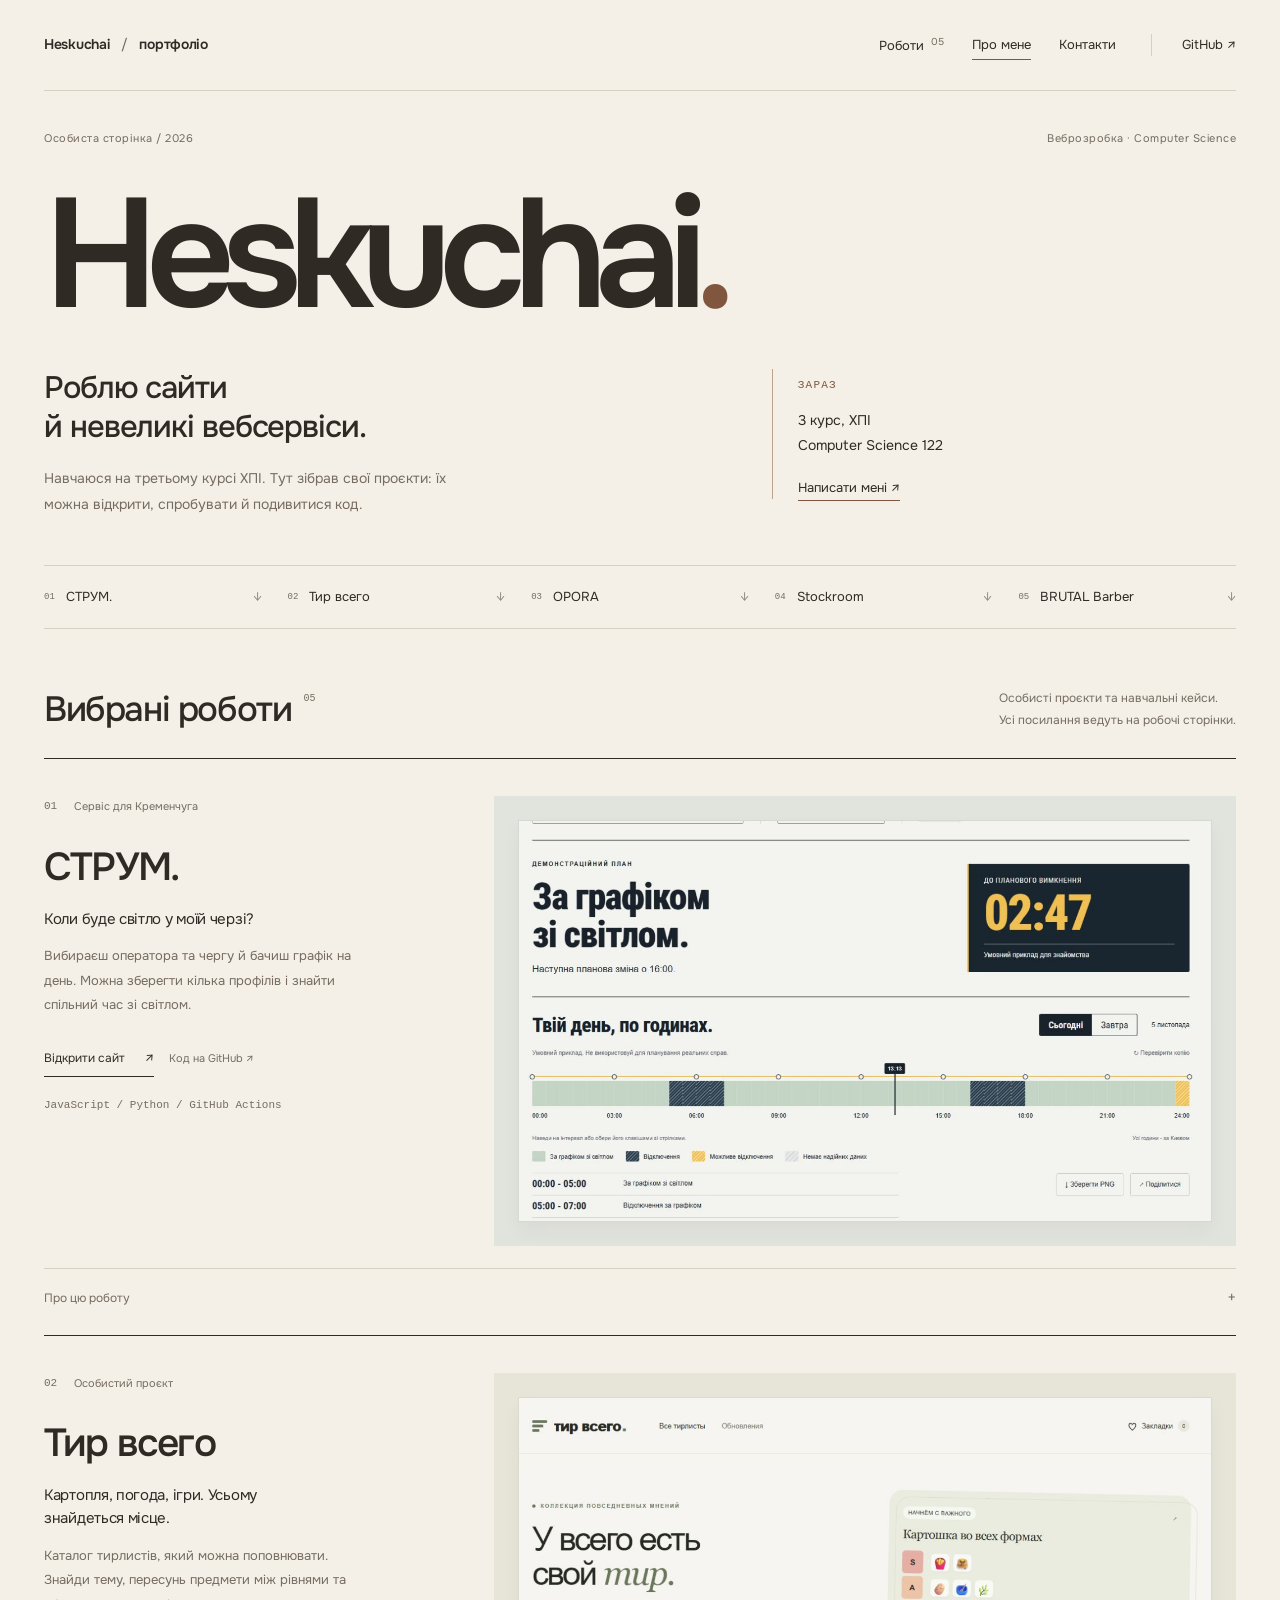
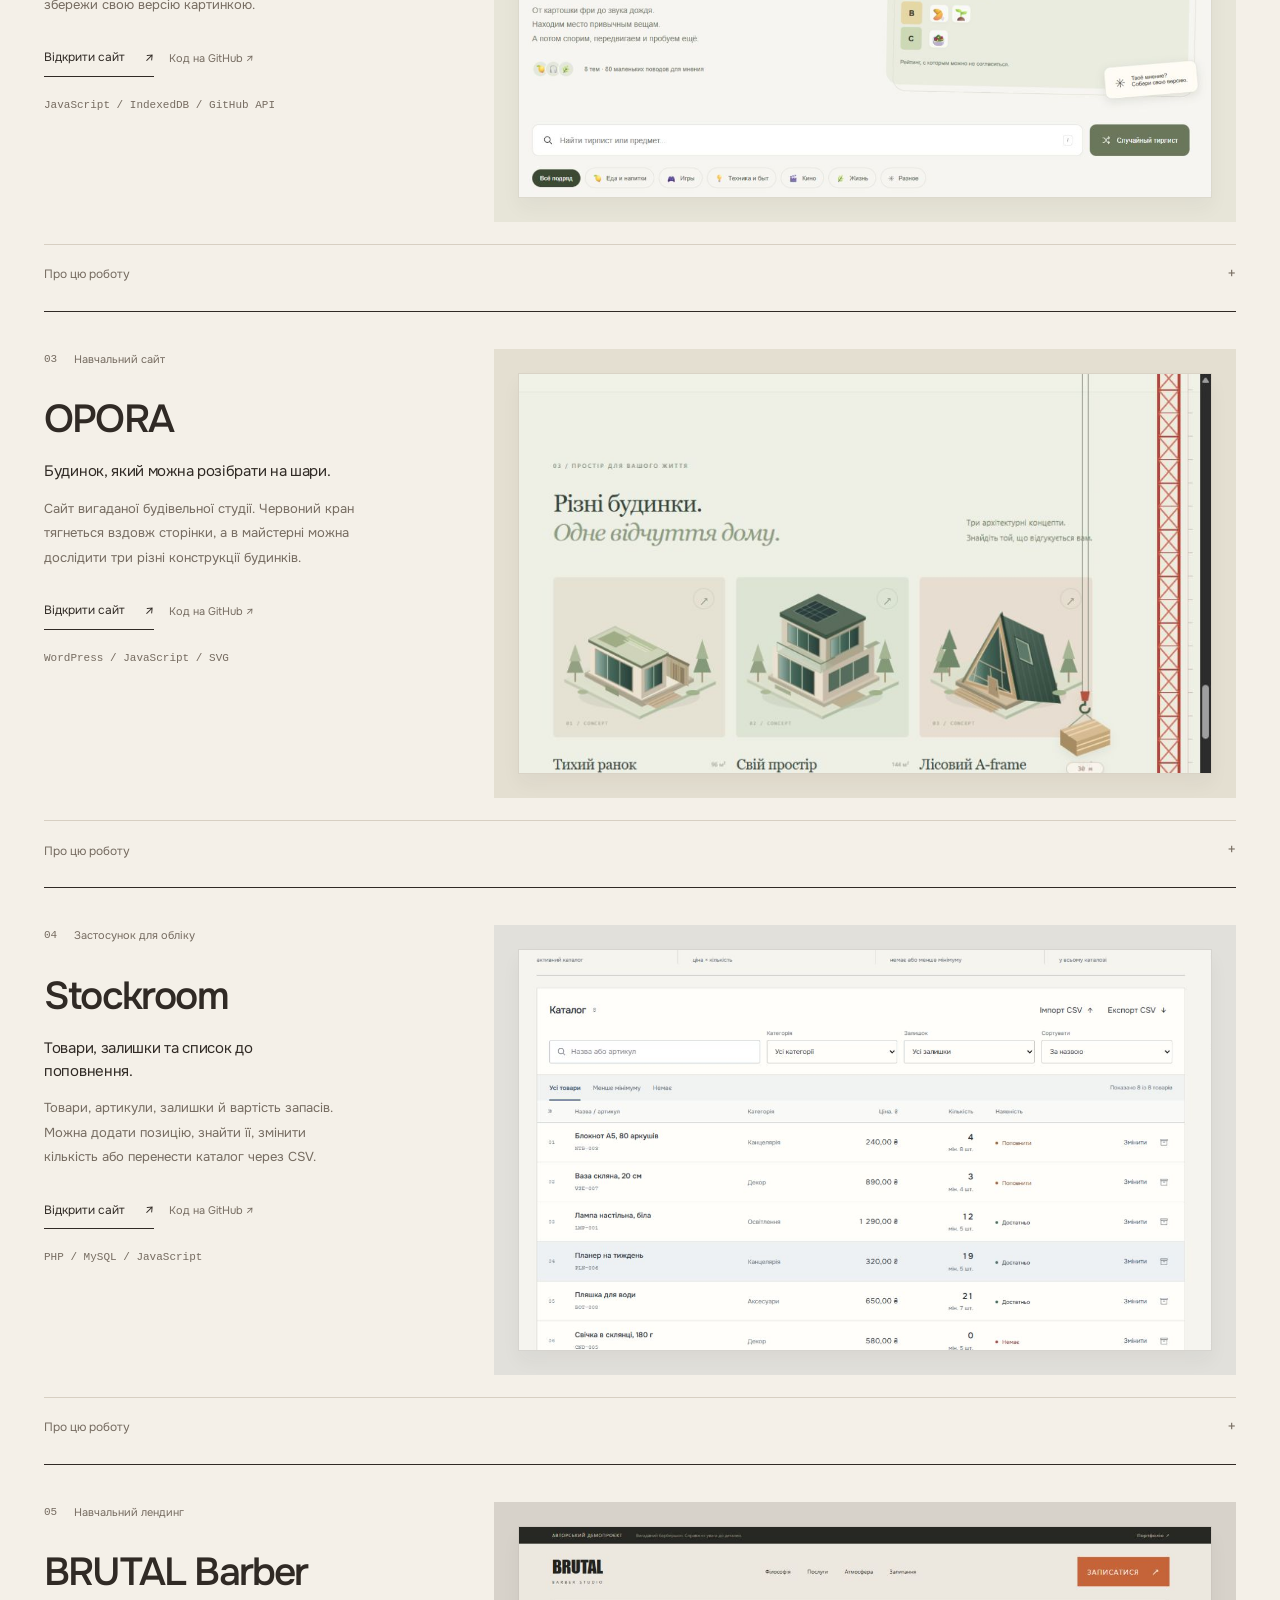
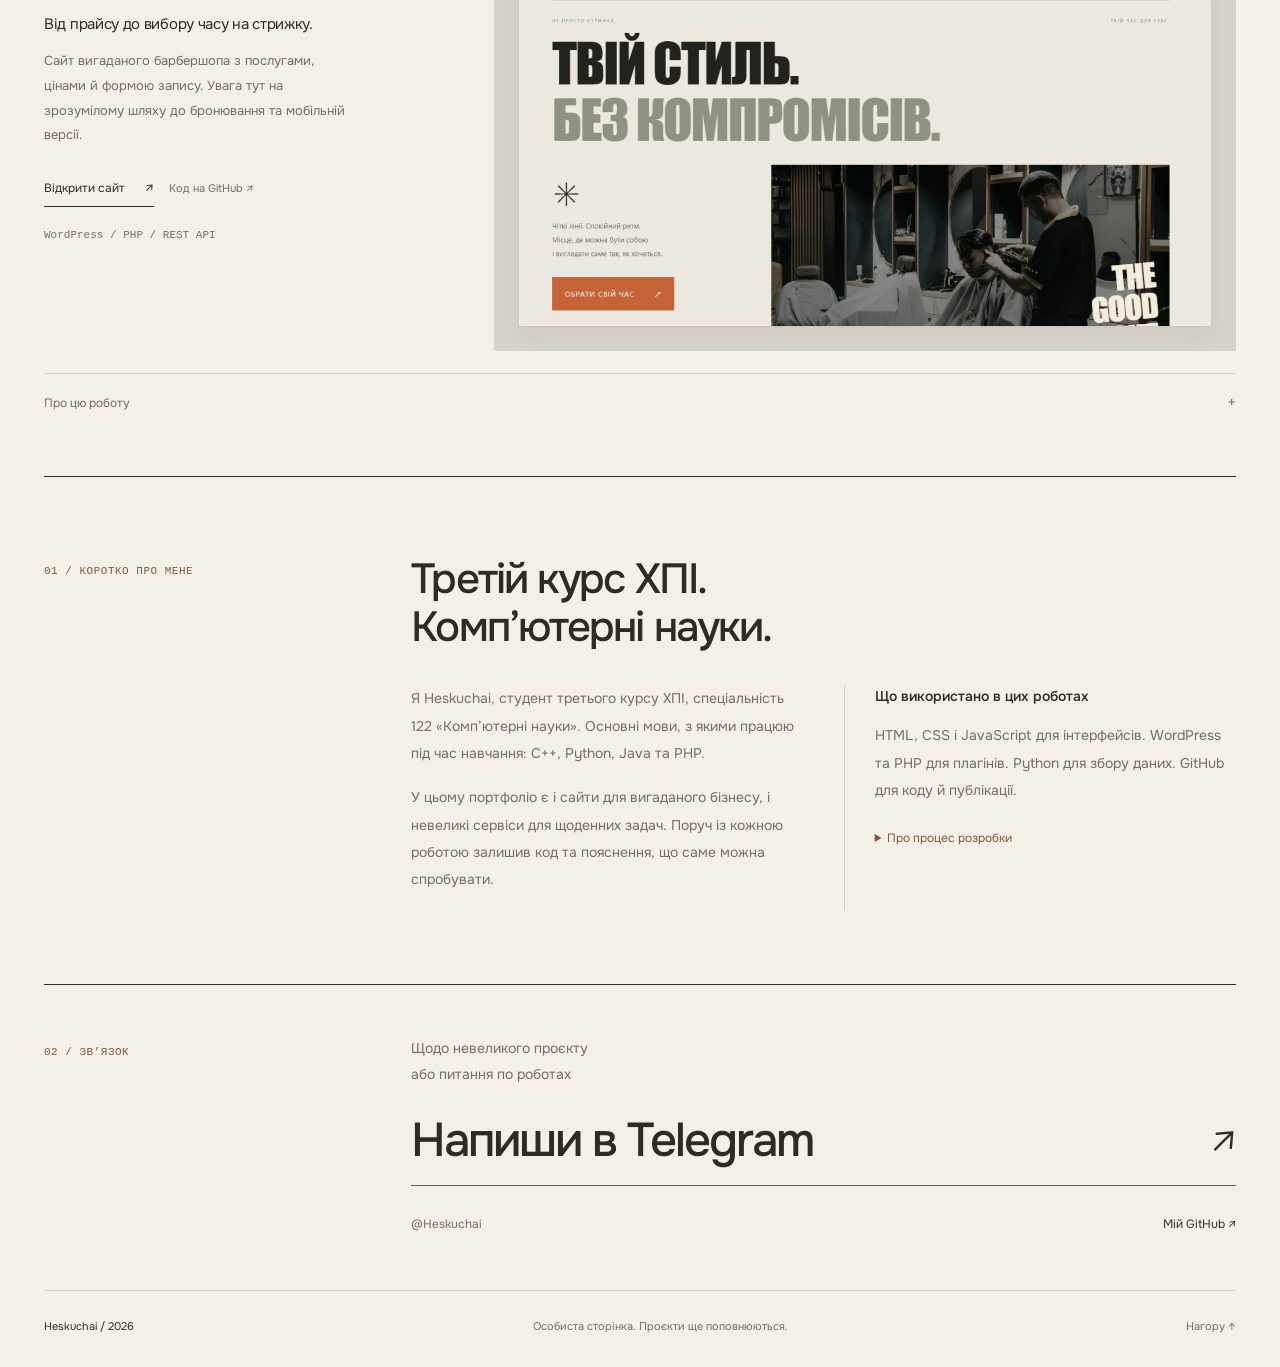
<file: docs/index.html>
<!doctype html>
<html lang="uk">
<head><meta charset="UTF-8"><meta name="viewport" content="width=device-width, initial-scale=1"><title>Heskuchai - портфоліо розробника</title><meta name="description" content="Heskuchai. Computer Science 122. Авторські вебпроєкти: BRUTAL Barber, Stockroom, OPORA, Тир всего та СТРУМ."><link rel="icon" href="data:,"><link rel="stylesheet" href="style.css?v=2.0.0"></head>
<body >

<a class="skip" href="#main">Перейти до вмісту</a>
<div class="reading-progress" aria-hidden="true"><span></span></div>
<header class="header wrap">
 <a class="brand" href="./" aria-label="На головну">Heskuchai<span> / </span>портфоліо</a>
 <button class="menu-toggle" aria-expanded="false" aria-controls="navigation" aria-label="Відкрити меню"><span></span><span></span></button>
 <nav id="navigation" aria-label="Головна навігація"><a href="#projects">Роботи <sup>05</sup></a><a href="#about">Про мене</a><a href="#contact">Контакти</a></nav>
 <a class="header-github" href="https://github.com/Heskuchai" target="_blank" rel="noopener noreferrer">GitHub ↗</a>
</header>


<main id="main">
<section class="hero wrap" id="top" aria-labelledby="intro-title">
 <div class="hero-caption"><span>Особиста сторінка / 2026</span><span>Веброзробка · Computer Science</span></div>
 <h1 id="intro-title">Heskuchai<span class="name-dot">.</span></h1>
 <div class="hero-intro"><div><h2>Роблю сайти<br>й невеликі вебсервіси.</h2><p>Навчаюся на третьому курсі ХПІ. Тут зібрав свої проєкти: їх можна відкрити, спробувати й подивитися код.</p></div><div class="study-note"><span class="note-label">ЗАРАЗ</span><p>3 курс, ХПІ<br>Computer Science 122</p><a href="https://t.me/Heskuchai" target="_blank" rel="noopener noreferrer">Написати мені ↗</a></div></div>
 <nav class="work-index" aria-label="Швидко перейти до проєкту"><a href="#work-strum"><span>01</span>СТРУМ.<b aria-hidden="true">↓</b></a>
<a href="#work-tier"><span>02</span>Тир всего<b aria-hidden="true">↓</b></a>
<a href="#work-opora"><span>03</span>OPORA<b aria-hidden="true">↓</b></a>
<a href="#work-stockroom"><span>04</span>Stockroom<b aria-hidden="true">↓</b></a>
<a href="#work-barber"><span>05</span>BRUTAL Barber<b aria-hidden="true">↓</b></a></nav>
</section>
<section class="work-section wrap" id="projects" aria-labelledby="work-title"><div class="section-heading"><h2 id="work-title">Вибрані роботи<span class="work-count">05</span></h2><p>Особисті проєкти та навчальні кейси.<br>Усі посилання ведуть на робочі сторінки.</p></div><div class="work-list"><article class="work" id="work-strum">
 <div class="work-copy"><div class="work-label"><span>01</span><span>Сервіс для Кременчуга</span></div><h3>СТРУМ.</h3><p class="work-question">Коли буде світло у моїй черзі?</p><p class="work-description">Вибираєш оператора та чергу й бачиш графік на день. Можна зберегти кілька профілів і знайти спільний час зі світлом.</p><div class="work-links"><a class="visit-link" href="https://heskuchai.github.io/strum-kremenchuk/" target="_blank" rel="noopener noreferrer">Відкрити сайт <span>↗</span></a><a class="code-link" href="https://github.com/Heskuchai/strum-kremenchuk" target="_blank" rel="noopener noreferrer">Код на GitHub ↗</a></div><p class="work-stack">JavaScript / Python / GitHub Actions</p></div>
 <a class="work-media strum" href="https://heskuchai.github.io/strum-kremenchuk/" target="_blank" rel="noopener noreferrer" aria-label="Відкрити СТРУМ."><img src="./assets/strum-preview.png" alt="Інтерфейс СТРУМ у демонстраційному режимі: таймер та шкала доби" width="1265" height="712" loading="lazy"><span class="image-open" aria-hidden="true">Відкрити ↗</span></a>
 <details class="work-details"><summary>Про цю роботу <span aria-hidden="true">+</span></summary><div class="work-detail-columns"><div><h4>Що всередині</h4><p>Є шкала з кроком 30 хвилин, світла і темна теми, профілі та експорт графіка в PNG. Дані збираються з відкритої сторінки Alerts.energy за розкладом на GitHub.</p></div><div><h4>Що варто знати</h4><p>Це неофіційний сервіс. Коли джерело повідомляє про аварійні відключення або копія застаріла, таймер вимикається. На скриншоті показано окремий деморежим.</p></div></div></details>
</article>
<article class="work" id="work-tier">
 <div class="work-copy"><div class="work-label"><span>02</span><span>Особистий проєкт</span></div><h3>Тир всего</h3><p class="work-question">Картопля, погода, ігри. Усьому знайдеться місце.</p><p class="work-description">Каталог тирлистів, який можна поповнювати. Знайди тему, пересунь предмети між рівнями та збережи свою версію картинкою.</p><div class="work-links"><a class="visit-link" href="https://heskuchai.github.io/tier-of-everything/" target="_blank" rel="noopener noreferrer">Відкрити сайт <span>↗</span></a><a class="code-link" href="https://github.com/Heskuchai/tier-of-everything" target="_blank" rel="noopener noreferrer">Код на GitHub ↗</a></div><p class="work-stack">JavaScript / IndexedDB / GitHub API</p></div>
 <a class="work-media tier" href="https://heskuchai.github.io/tier-of-everything/" target="_blank" rel="noopener noreferrer" aria-label="Відкрити Тир всего"><img src="./assets/tier-preview.png" alt="Головна сторінка каталогу Тир всего з пошуком і прикладом рейтингу" width="1265" height="712" loading="lazy"><span class="image-open" aria-hidden="true">Відкрити ↗</span></a>
 <details class="work-details"><summary>Про цю роботу <span aria-hidden="true">+</span></summary><div class="work-detail-columns"><div><h4>Що всередині</h4><p>Пошук знаходить навіть предмети всередині списків. Є закладки, власна розстановка та PNG. Для поповнення каталогу зроблена панель автора з формами і завантаженням зображень.</p></div><div><h4>Що варто знати</h4><p>Власні рейтинги зберігаються у браузері, без акаунтів і синхронізації. Публікувати каталог через панель може власник репозиторію після підключення свого ключа GitHub.</p></div></div></details>
</article>
<article class="work" id="work-opora">
 <div class="work-copy"><div class="work-label"><span>03</span><span>Навчальний сайт</span></div><h3>OPORA</h3><p class="work-question">Будинок, який можна розібрати на шари.</p><p class="work-description">Сайт вигаданої будівельної студії. Червоний кран тягнеться вздовж сторінки, а в майстерні можна дослідити три різні конструкції будинків.</p><div class="work-links"><a class="visit-link" href="https://heskuchai.github.io/heskuchai-web-lab/opora/" target="_blank" rel="noopener noreferrer">Відкрити сайт <span>↗</span></a><a class="code-link" href="https://github.com/Heskuchai/heskuchai-web-lab/tree/main/wordpress/opora-studio" target="_blank" rel="noopener noreferrer">Код на GitHub ↗</a></div><p class="work-stack">WordPress / JavaScript / SVG</p></div>
 <a class="work-media opora" href="https://heskuchai.github.io/heskuchai-web-lab/opora/" target="_blank" rel="noopener noreferrer" aria-label="Відкрити OPORA"><img src="./assets/opora-preview.png" alt="Три різні моделі будинків OPORA і червоний кран поруч" width="1265" height="712" loading="lazy"><span class="image-open" aria-hidden="true">Відкрити ↗</span></a>
 <details class="work-details"><summary>Про цю роботу <span aria-hidden="true">+</span></summary><div class="work-detail-columns"><div><h4>Що всередині</h4><p>Можна керувати вантажем крана, змінювати модель будинку, відкривати план і розбирати конструкцію. SVG-графіка генерується кодом, а рух прив’язаний до прокрутки.</p></div><div><h4>Що варто знати</h4><p>Компанія та об’єкти вигадані. Плани схематичні, ціни у калькуляторі умовні. Це робота над графікою та взаємодією, не будівельна документація.</p></div></div></details>
</article>
<article class="work" id="work-stockroom">
 <div class="work-copy"><div class="work-label"><span>04</span><span>Застосунок для обліку</span></div><h3>Stockroom</h3><p class="work-question">Товари, залишки та список до поповнення.</p><p class="work-description">Товари, артикули, залишки й вартість запасів. Можна додати позицію, знайти її, змінити кількість або перенести каталог через CSV.</p><div class="work-links"><a class="visit-link" href="https://heskuchai.github.io/heskuchai-web-lab/stockroom/" target="_blank" rel="noopener noreferrer">Відкрити сайт <span>↗</span></a><a class="code-link" href="https://github.com/Heskuchai/heskuchai-web-lab/tree/main/wordpress/stockroom" target="_blank" rel="noopener noreferrer">Код на GitHub ↗</a></div><p class="work-stack">PHP / MySQL / JavaScript</p></div>
 <a class="work-media stockroom" href="https://heskuchai.github.io/heskuchai-web-lab/stockroom/" target="_blank" rel="noopener noreferrer" aria-label="Відкрити Stockroom"><img src="./assets/stockroom-preview.png" alt="Каталог товарів Stockroom із залишками, пошуком і показниками запасів" width="1265" height="712" loading="lazy"><span class="image-open" aria-hidden="true">Відкрити ↗</span></a>
 <details class="work-details"><summary>Про цю роботу <span aria-hidden="true">+</span></summary><div class="work-detail-columns"><div><h4>Що всередині</h4><p>Каталог із пошуком за назвою й артикулом, категоріями та швидкими фільтрами залишків. Видно мінімальну кількість для кожного товару. Є редагування, архівування зі скасуванням та імпорт і експорт CSV.</p></div><div><h4>Що варто знати</h4><p>Публічна версія зберігає демотовари у браузері. Це каталог для невеликого обсягу даних; руху товарів, ролей комірників і серверної пагінації тут поки немає.</p></div></div></details>
</article>
<article class="work" id="work-barber">
 <div class="work-copy"><div class="work-label"><span>05</span><span>Навчальний лендинг</span></div><h3>BRUTAL Barber</h3><p class="work-question">Від прайсу до вибору часу на стрижку.</p><p class="work-description">Сайт вигаданого барбершопа з послугами, цінами й формою запису. Увага тут на зрозумілому шляху до бронювання та мобільній версії.</p><div class="work-links"><a class="visit-link" href="https://heskuchai.github.io/heskuchai-web-lab/barber/" target="_blank" rel="noopener noreferrer">Відкрити сайт <span>↗</span></a><a class="code-link" href="https://github.com/Heskuchai/heskuchai-web-lab/tree/main/wordpress/brutal-barber" target="_blank" rel="noopener noreferrer">Код на GitHub ↗</a></div><p class="work-stack">WordPress / PHP / REST API</p></div>
 <a class="work-media barber" href="https://heskuchai.github.io/heskuchai-web-lab/barber/" target="_blank" rel="noopener noreferrer" aria-label="Відкрити BRUTAL Barber"><img src="./assets/barber-preview.png" alt="Темний сайт BRUTAL Barber з фотографіями, послугами та записом" width="1265" height="712" loading="lazy"><span class="image-open" aria-hidden="true">Відкрити ↗</span></a>
 <details class="work-details"><summary>Про цю роботу <span aria-hidden="true">+</span></summary><div class="work-detail-columns"><div><h4>Що всередині</h4><p>У WordPress-версії форма перевіряє дані, API повертає вільні години, а база захищає слот від подвійного запису. Публічна сторінка дозволяє спробувати вибір часу.</p></div><div><h4>Що варто знати</h4><p>Демо не записує до справжнього майстра та не надсилає SMS. На GitHub Pages вибраний слот зберігається тільки у браузері; серверна реалізація доступна в коді плагіна.</p></div></div></details>
</article></div></section>
<section class="about-section wrap" id="about" aria-labelledby="about-title"><div class="section-kicker"><span>01 / КОРОТКО ПРО МЕНЕ</span></div><div class="about-content"><h2 id="about-title">Третій курс ХПІ.<br>Комп’ютерні науки.</h2><div class="about-columns"><div><p>Я Heskuchai, студент третього курсу ХПІ, спеціальність 122 «Комп’ютерні науки». Основні мови, з якими працюю під час навчання: C++, Python, Java та PHP.</p><p>У цьому портфоліо є і сайти для вигаданого бізнесу, і невеликі сервіси для щоденних задач. Поруч із кожною роботою залишив код та пояснення, що саме можна спробувати.</p></div><div class="tool-note"><h3>Що використано в цих роботах</h3><p>HTML, CSS і JavaScript для інтерфейсів. WordPress та PHP для плагінів. Python для збору даних. GitHub для коду й публікації.</p><details class="process-note"><summary>Про процес розробки</summary><p>Ці проєкти не видаю за замовлення реальних компаній. Обмеження демоверсій зазначені в описах і README.</p></details></div></div></div></section>
<section class="contact-section wrap" id="contact" aria-labelledby="contact-title"><div class="section-kicker"><span>02 / ЗВ’ЯЗОК</span></div><div class="contact-content"><p>Щодо невеликого проєкту<br>або питання по роботах</p><h2 id="contact-title"><a href="https://t.me/Heskuchai" target="_blank" rel="noopener noreferrer">Напиши в Telegram<span aria-hidden="true">↗</span></a></h2><div class="contact-bottom"><span>@Heskuchai</span><a href="https://github.com/Heskuchai" target="_blank" rel="noopener noreferrer">Мій GitHub ↗</a></div></div></section>
</main>



<footer class="footer wrap"><span>Heskuchai / 2026</span><span>Особиста сторінка. Проєкти ще поповнюються.</span><a href="#top">Нагору ↑</a></footer>
<script src="script.js?v=2.0.0"></script>
</body></html>
</file>
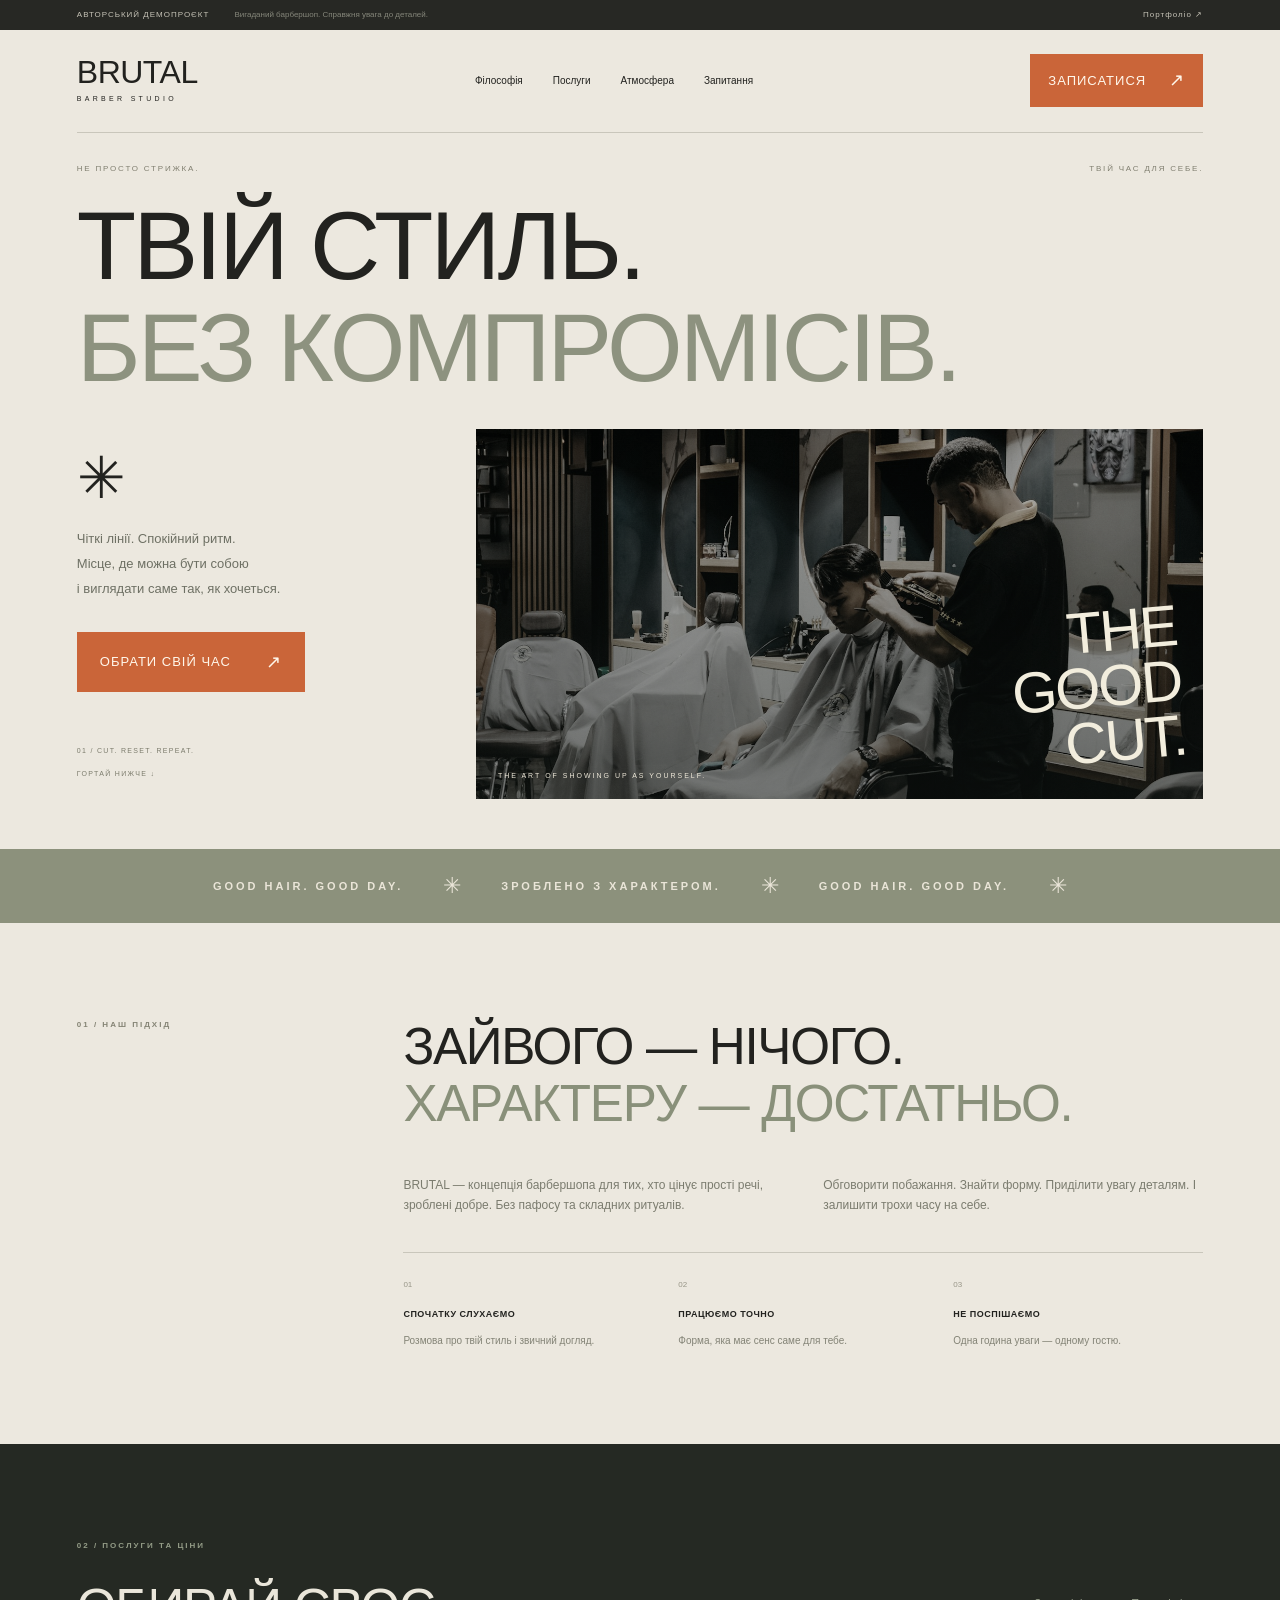
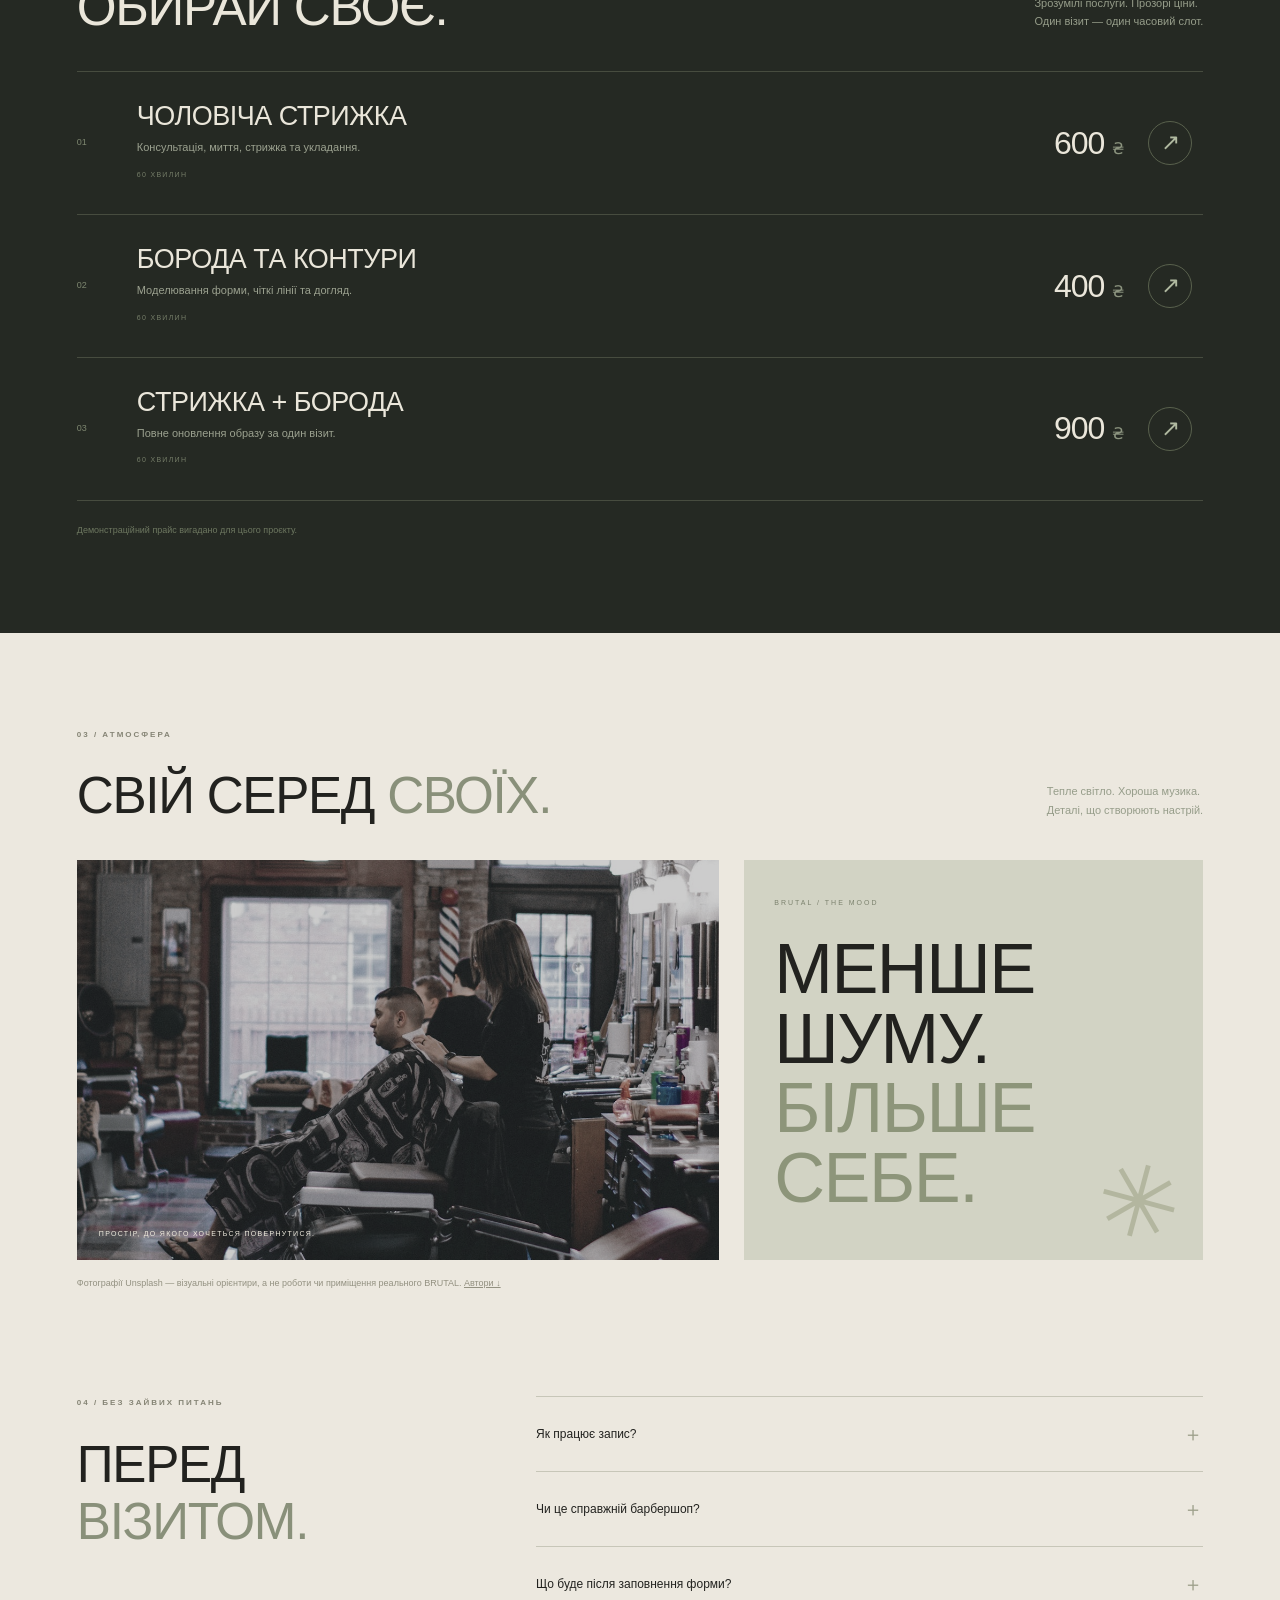
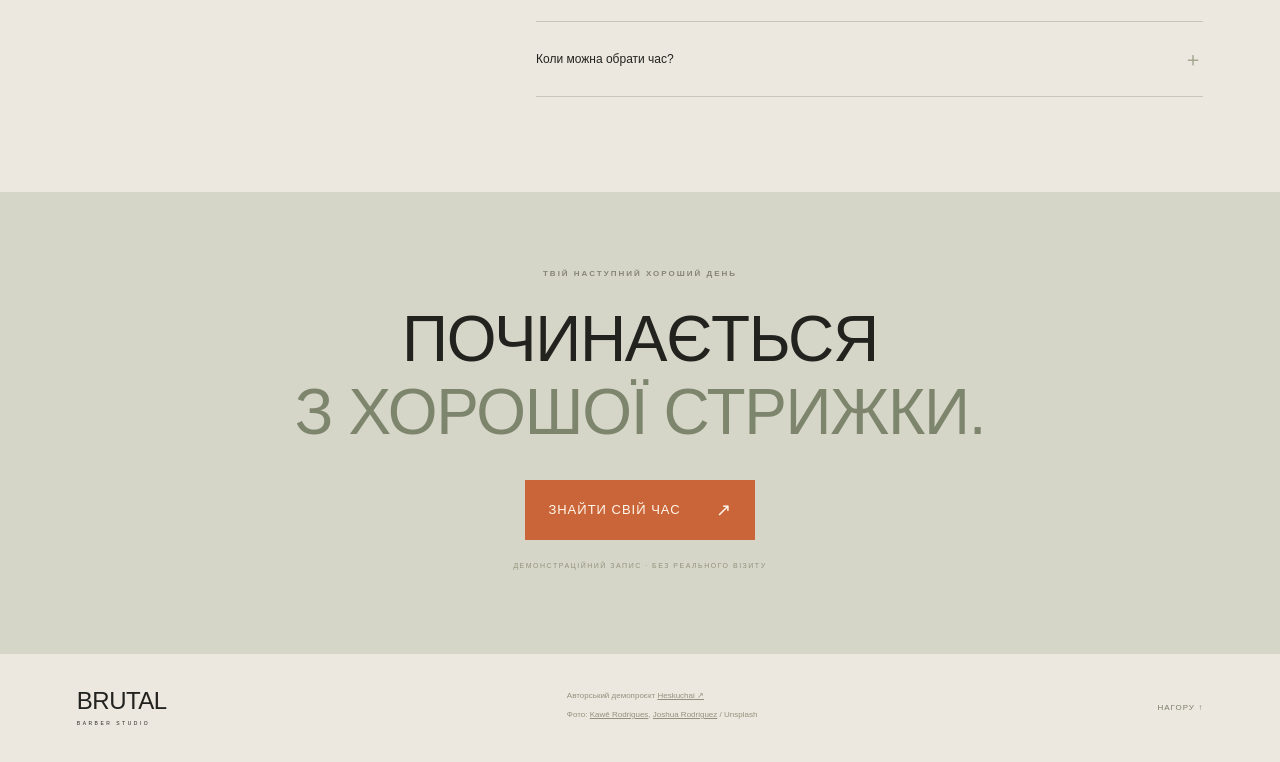
<file: docs/barber/index.html>
<!doctype html><html lang="uk"><head><meta charset="UTF-8"><meta name="viewport" content="width=device-width,initial-scale=1"><title>BRUTAL — барбершоп · демопроєкт Heskuchai</title><meta name="description" content="Авторський демонстраційний проєкт Heskuchai. WordPress, PHP та JavaScript."><link rel="icon" href="data:,"><link rel="stylesheet" href="assets/style.css"><style>body{margin:0}html{scroll-behavior:smooth;scroll-padding-top:25px}@media(prefers-reduced-motion:reduce){html{scroll-behavior:auto}}</style></head><body><div class="brutal" id="brutal">
<div class="bb-demo">АВТОРСЬКИЙ ДЕМОПРОЄКТ <span>Вигаданий барбершоп. Справжня увага до деталей.</span><a href="../">Портфоліо ↗</a></div>
<header class="bb-header bb-wrap"><a class="bb-logo" href="#bb-home">BRUTAL<span>BARBER STUDIO</span></a><button class="bb-menu" aria-label="Відкрити меню" aria-controls="bb-navigation" aria-expanded="false">☰</button><nav id="bb-navigation"><a href="#bb-about">Філософія</a><a href="#bb-services">Послуги</a><a href="#bb-atmosphere">Атмосфера</a><a href="#bb-faq">Запитання</a></nav><button class="bb-book bb-header-book" data-book>ЗАПИСАТИСЯ <span>↗</span></button></header>
<main><section class="bb-hero bb-wrap" id="bb-home"><div class="bb-hero-top"><span>НЕ ПРОСТО СТРИЖКА.</span><span>ТВІЙ ЧАС ДЛЯ СЕБЕ.</span></div><h1>ТВІЙ СТИЛЬ.<br><span>БЕЗ КОМПРОМІСІВ.</span></h1><div class="bb-hero-grid"><div class="bb-hero-copy"><span class="bb-mark" aria-hidden="true">✳</span><p>Чіткі лінії. Спокійний ритм.<br>Місце, де можна бути собою<br>і виглядати саме так, як хочеться.</p><button class="bb-book" data-book>ОБРАТИ СВІЙ ЧАС <span>↗</span></button><div class="bb-hero-caption"><span>01 / CUT. RESET. REPEAT.</span><a href="#bb-services">ГОРТАЙ НИЖЧЕ ↓</a></div></div><figure class="bb-hero-image"><img data-asset="barber.jpg" alt="Барбер працює над стрижкою у сучасній студії" width="1200" height="800" fetchpriority="high"><figcaption>THE ART OF SHOWING UP AS YOURSELF.</figcaption><span class="bb-photo-label">THE<br>GOOD<br>CUT.</span></figure></div></section>
<div class="bb-ribbon" aria-hidden="true"><span>GOOD HAIR. GOOD DAY.</span> ✳ <span>ЗРОБЛЕНО З ХАРАКТЕРОМ.</span> ✳ <span>GOOD HAIR. GOOD DAY.</span> ✳</div>
<section class="bb-about bb-wrap bb-section" id="bb-about"><p class="bb-eyebrow">01 / НАШ ПІДХІД</p><div><h2>ЗАЙВОГО — НІЧОГО.<br><span>ХАРАКТЕРУ — ДОСТАТНЬО.</span></h2><div class="bb-about-text"><p>BRUTAL — концепція барбершопа для тих, хто цінує прості речі, зроблені добре. Без пафосу та складних ритуалів.</p><p>Обговорити побажання. Знайти форму. Приділити увагу деталям. І залишити трохи часу на себе.</p></div><div class="bb-principles"><div><span>01</span><strong>СПОЧАТКУ СЛУХАЄМО</strong><p>Розмова про твій стиль і звичний догляд.</p></div><div><span>02</span><strong>ПРАЦЮЄМО ТОЧНО</strong><p>Форма, яка має сенс саме для тебе.</p></div><div><span>03</span><strong>НЕ ПОСПІШАЄМО</strong><p>Одна година уваги — одному гостю.</p></div></div></div></section>
<section class="bb-services bb-section" id="bb-services"><div class="bb-wrap"><div class="bb-section-top"><div><p class="bb-eyebrow">02 / ПОСЛУГИ ТА ЦІНИ</p><h2>ОБИРАЙ СВОЄ.</h2></div><p>Зрозумілі послуги. Прозорі ціни.<br>Один візит — один часовий слот.</p></div><div class="bb-service-list"><article><span class="bb-service-no">01</span><div><h3>ЧОЛОВІЧА СТРИЖКА</h3><p>Консультація, миття, стрижка та укладання.</p><span>60 ХВИЛИН</span></div><strong>600 <small>₴</small></strong><button data-book="cut" aria-label="Обрати чоловічу стрижку">↗</button></article><article><span class="bb-service-no">02</span><div><h3>БОРОДА ТА КОНТУРИ</h3><p>Моделювання форми, чіткі лінії та догляд.</p><span>60 ХВИЛИН</span></div><strong>400 <small>₴</small></strong><button data-book="beard" aria-label="Обрати оформлення бороди">↗</button></article><article><span class="bb-service-no">03</span><div><h3>СТРИЖКА + БОРОДА</h3><p>Повне оновлення образу за один візит.</p><span>60 ХВИЛИН</span></div><strong>900 <small>₴</small></strong><button data-book="combo" aria-label="Обрати стрижку та бороду">↗</button></article></div><p class="bb-prices-note">Демонстраційний прайс вигадано для цього проєкту.</p></div></section>
<section class="bb-atmosphere bb-wrap bb-section" id="bb-atmosphere"><div class="bb-section-top"><div><p class="bb-eyebrow">03 / АТМОСФЕРА</p><h2>СВІЙ СЕРЕД <span>СВОЇХ.</span></h2></div><p>Тепле світло. Хороша музика.<br>Деталі, що створюють настрій.</p></div><div class="bb-gallery"><figure><img data-asset="studio.jpg" alt="Атмосферний інтер’єр барбершопа з цегляними стінами" loading="lazy" width="1200" height="800"><figcaption>ПРОСТІР, ДО ЯКОГО ХОЧЕТЬСЯ ПОВЕРНУТИСЯ.</figcaption></figure><div class="bb-manifesto"><span>BRUTAL / THE MOOD</span><p>МЕНШЕ<br>ШУМУ.<br><em>БІЛЬШЕ<br>СЕБЕ.</em></p><span class="bb-manifesto-star" aria-hidden="true">✳</span></div></div><p class="bb-photo-note">Фотографії Unsplash — візуальні орієнтири, а не роботи чи приміщення реального BRUTAL. <a href="#bb-credits">Автори ↓</a></p></section>
<section class="bb-faq bb-wrap bb-section" id="bb-faq"><div><p class="bb-eyebrow">04 / БЕЗ ЗАЙВИХ ПИТАНЬ</p><h2>ПЕРЕД<br><span>ВІЗИТОМ.</span></h2></div><div class="bb-faq-list"><details><summary>Як працює запис?<span>＋</span></summary><p>Обери послугу, дату та вільний час. У публічній демоверсії запис зберігається лише в цьому браузері. У версії WordPress заявка надходить до бази сайту.</p></details><details><summary>Чи це справжній барбершоп?<span>＋</span></summary><p>Ні. BRUTAL — авторський навчальний проєкт Heskuchai для демонстрації веброзробки. Назва, послуги, ціни та робочий графік є вигаданими.</p></details><details><summary>Що буде після заповнення форми?<span>＋</span></summary><p>Ти побачиш підсумок запису. Сайт не надсилає SMS, повідомлень у Telegram чи email. Публічна демоверсія не передає дані адміністратору.</p></details><details><summary>Коли можна обрати час?<span>＋</span></summary><p>Демонстраційний графік: понеділок — субота, 10:00–19:00 за київським часом. Запис доступний від завтра на 30 днів уперед, один майстер та один гість на годину.</p></details></div></section>
<section class="bb-final"><div class="bb-wrap"><p class="bb-eyebrow">ТВІЙ НАСТУПНИЙ ХОРОШИЙ ДЕНЬ</p><h2>ПОЧИНАЄТЬСЯ<br><span>З ХОРОШОЇ СТРИЖКИ.</span></h2><button class="bb-book" data-book>ЗНАЙТИ СВІЙ ЧАС <span>↗</span></button><p>ДЕМОНСТРАЦІЙНИЙ ЗАПИС · БЕЗ РЕАЛЬНОГО ВІЗИТУ</p></div></section></main>
<footer class="bb-footer bb-wrap" id="bb-credits"><a class="bb-logo" href="#bb-home">BRUTAL<span>BARBER STUDIO</span></a><div><p>Авторський демопроєкт <a href="https://github.com/Heskuchai" target="_blank" rel="noopener noreferrer">Heskuchai ↗</a></p><p>Фото: <a href="https://unsplash.com/photos/JsiH9gv73n0" target="_blank" rel="noopener noreferrer">Kawê Rodrigues</a>, <a href="https://unsplash.com/photos/CUXxqgjTAt4" target="_blank" rel="noopener noreferrer">Joshua Rodriguez</a> / Unsplash</p></div><a href="#bb-home">НАГОРУ ↑</a></footer>
<dialog class="bb-dialog" id="bb-book-dialog" aria-labelledby="bb-book-title"><button class="bb-dialog-close" aria-label="Закрити запис">×</button><p class="bb-eyebrow">ТВІЙ ЧАС ДЛЯ СЕБЕ</p><h2 id="bb-book-title">ОБЕРИ СВІЙ ЧАС.</h2><p class="bb-book-mode" id="bb-book-mode">Демонстрація: запис збережеться лише в цьому браузері. Можна ввести вигадані дані.</p><form id="bb-form"><label>Послуга<select name="service" required><option value="cut">Чоловіча стрижка — 600 ₴</option><option value="beard">Борода та контури — 400 ₴</option><option value="combo">Стрижка + борода — 900 ₴</option></select></label><div class="bb-form-row"><label>Дата<input name="date" type="date" required></label><label>Час, Київ<select name="time" required><option value="">Оберіть дату</option></select></label></div><label>Як до тебе звертатися?<input name="name" autocomplete="given-name" minlength="2" maxlength="60" placeholder="Наприклад, Демо Гість" required></label><label>Номер телефону<input name="phone" type="tel" autocomplete="tel" maxlength="20" placeholder="+380XXXXXXXXX" required pattern="\+380[0-9]{9}"></label><p class="bb-form-error" role="alert"></p><button type="submit" class="bb-book">ПІДТВЕРДИТИ ВИБІР <span>↗</span></button></form><div id="bb-success" hidden><span class="bb-success-mark">✓</span><h3>ЧАС ОБРАНО.</h3><p></p><small>Це демопроєкт. Реального візиту не буде. SMS та інші повідомлення не надсилаються.</small><button class="bb-book" id="bb-another">ОБРАТИ ІНШИЙ ЧАС ↗</button></div></dialog>
</div>
<script src="assets/app.js"></script></body></html>
</file>
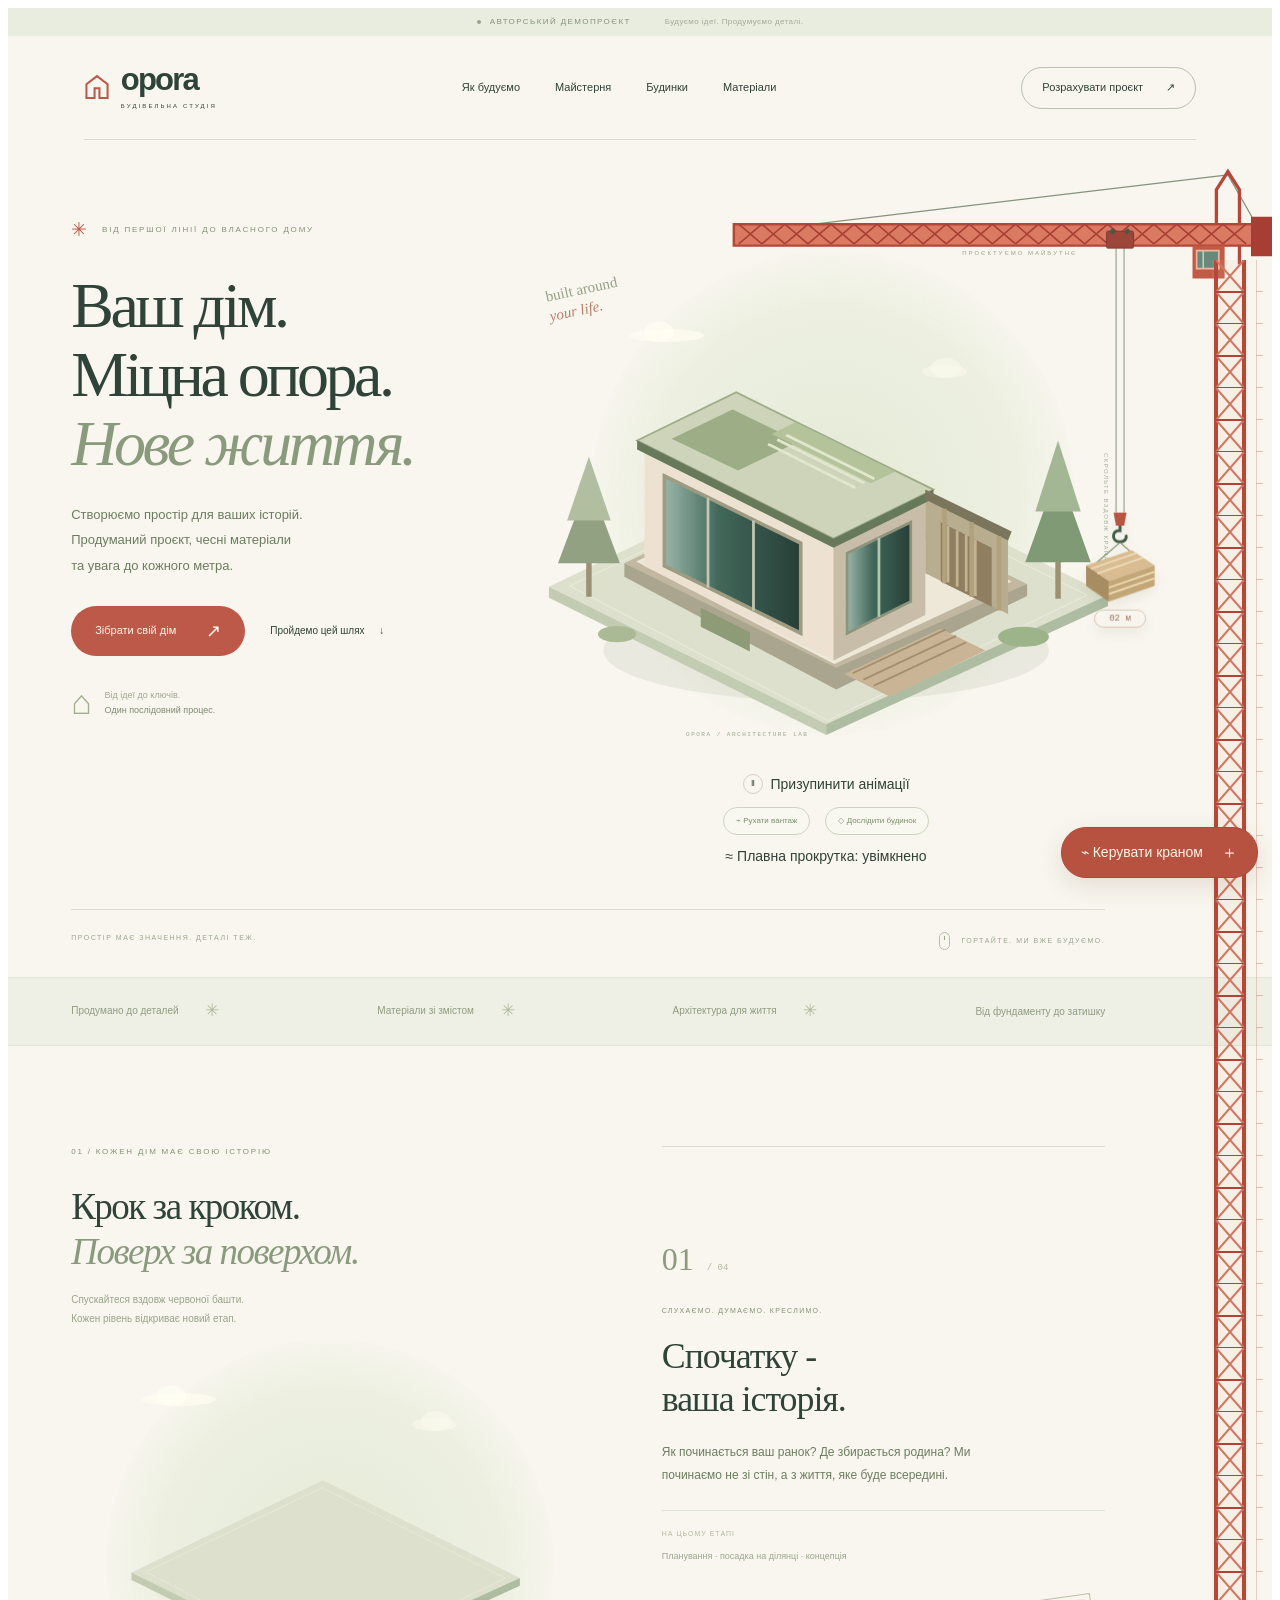
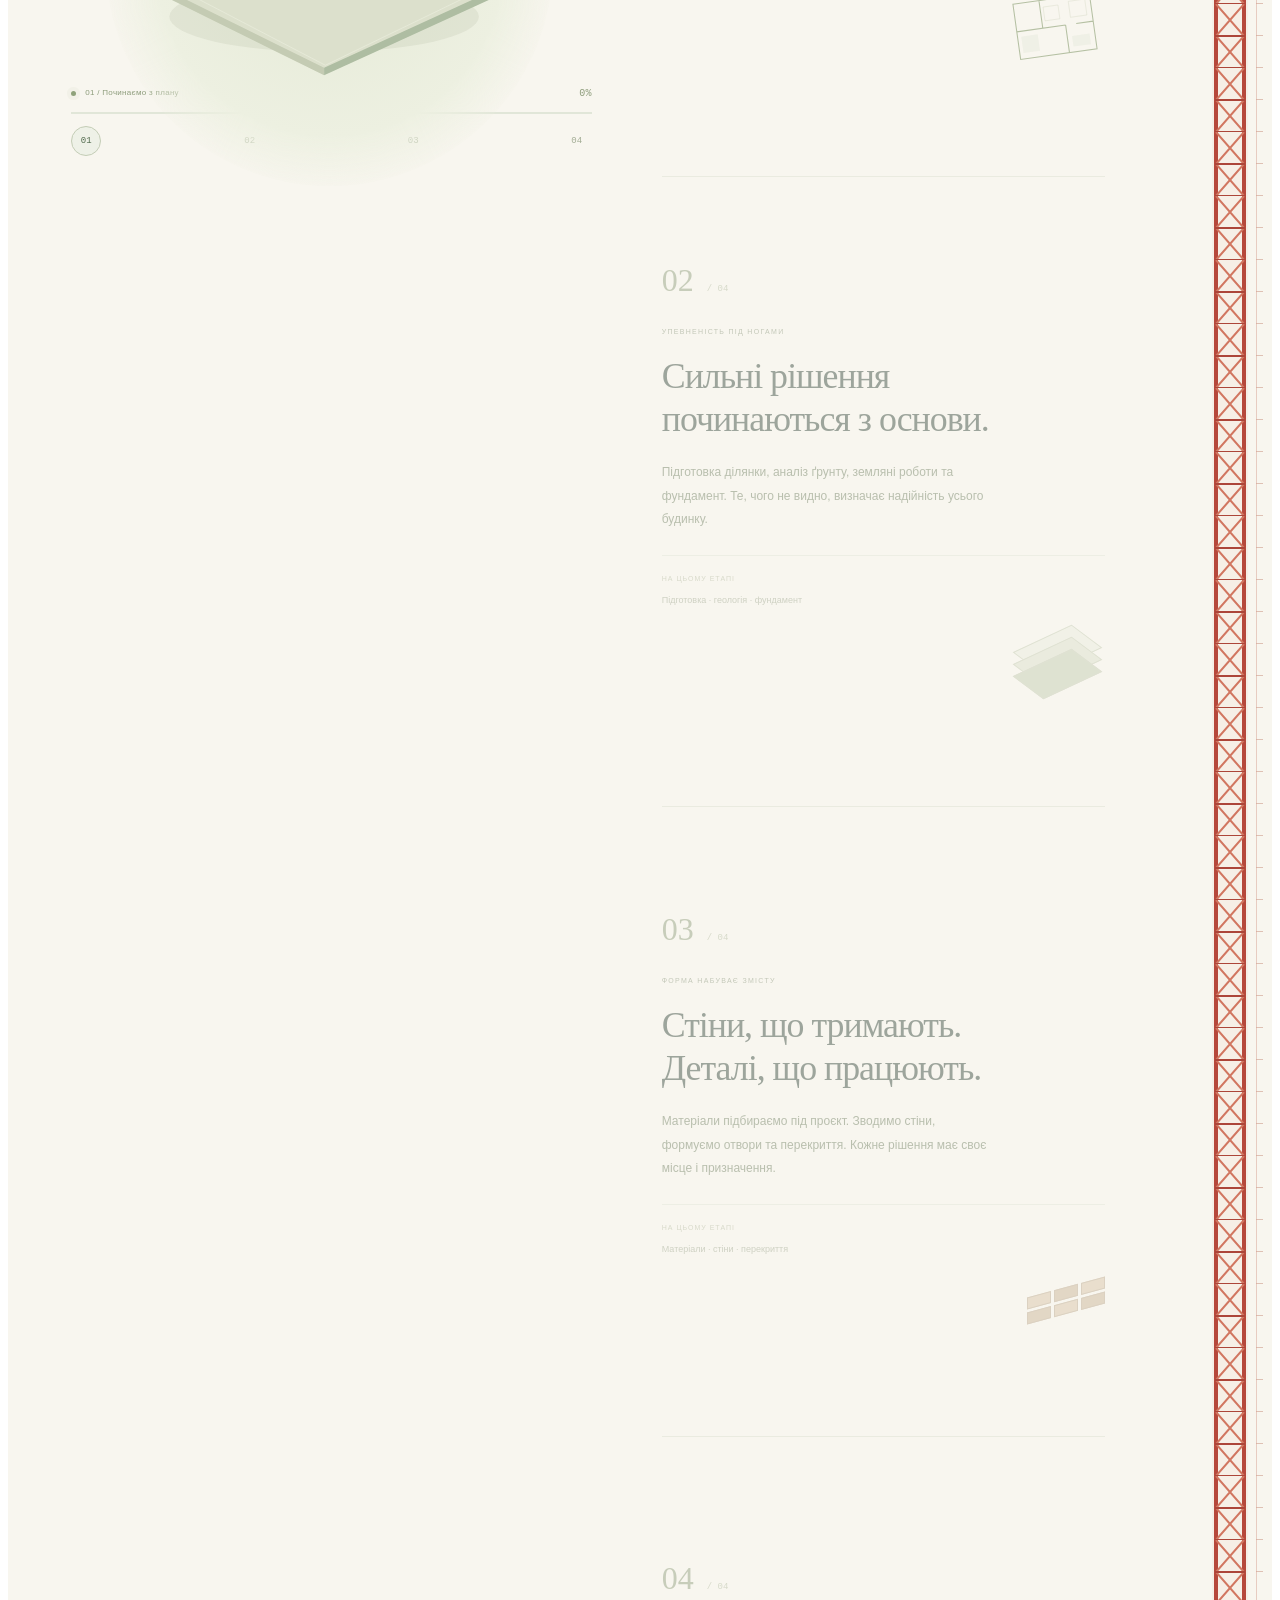
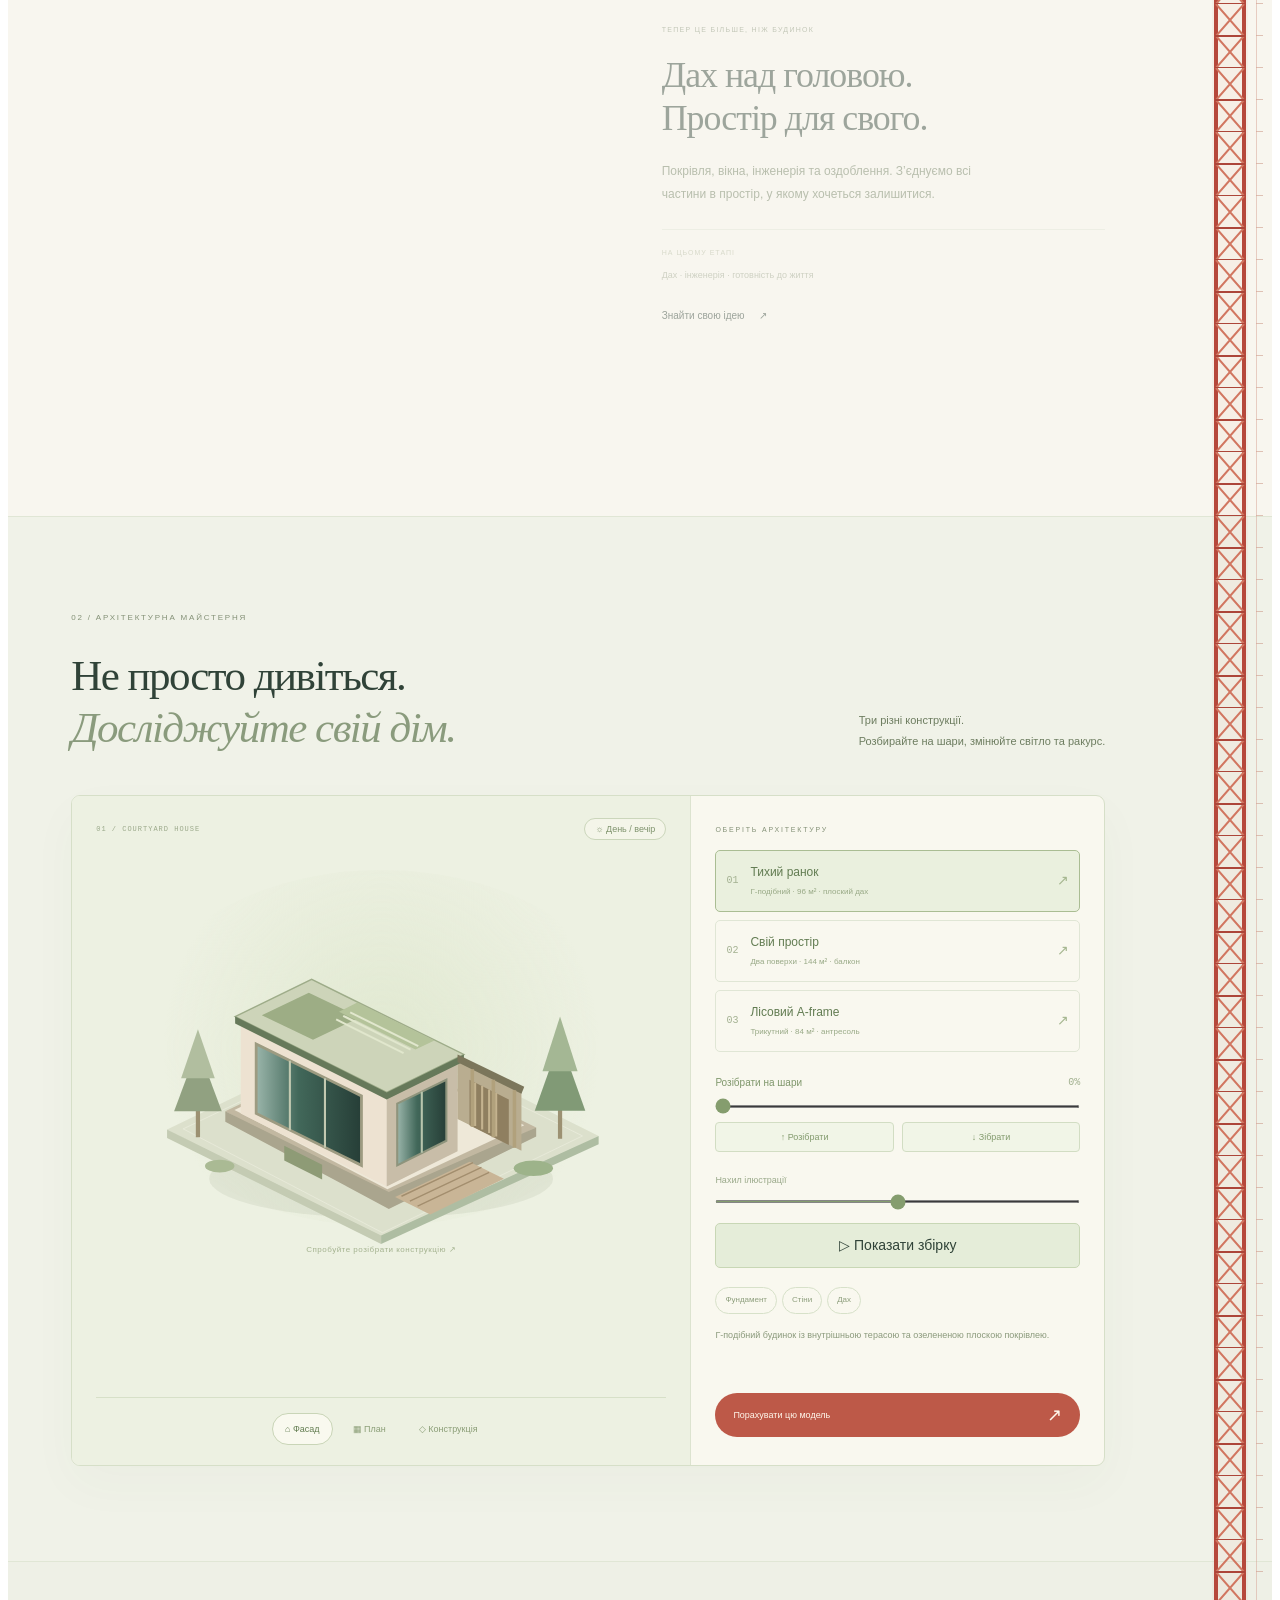
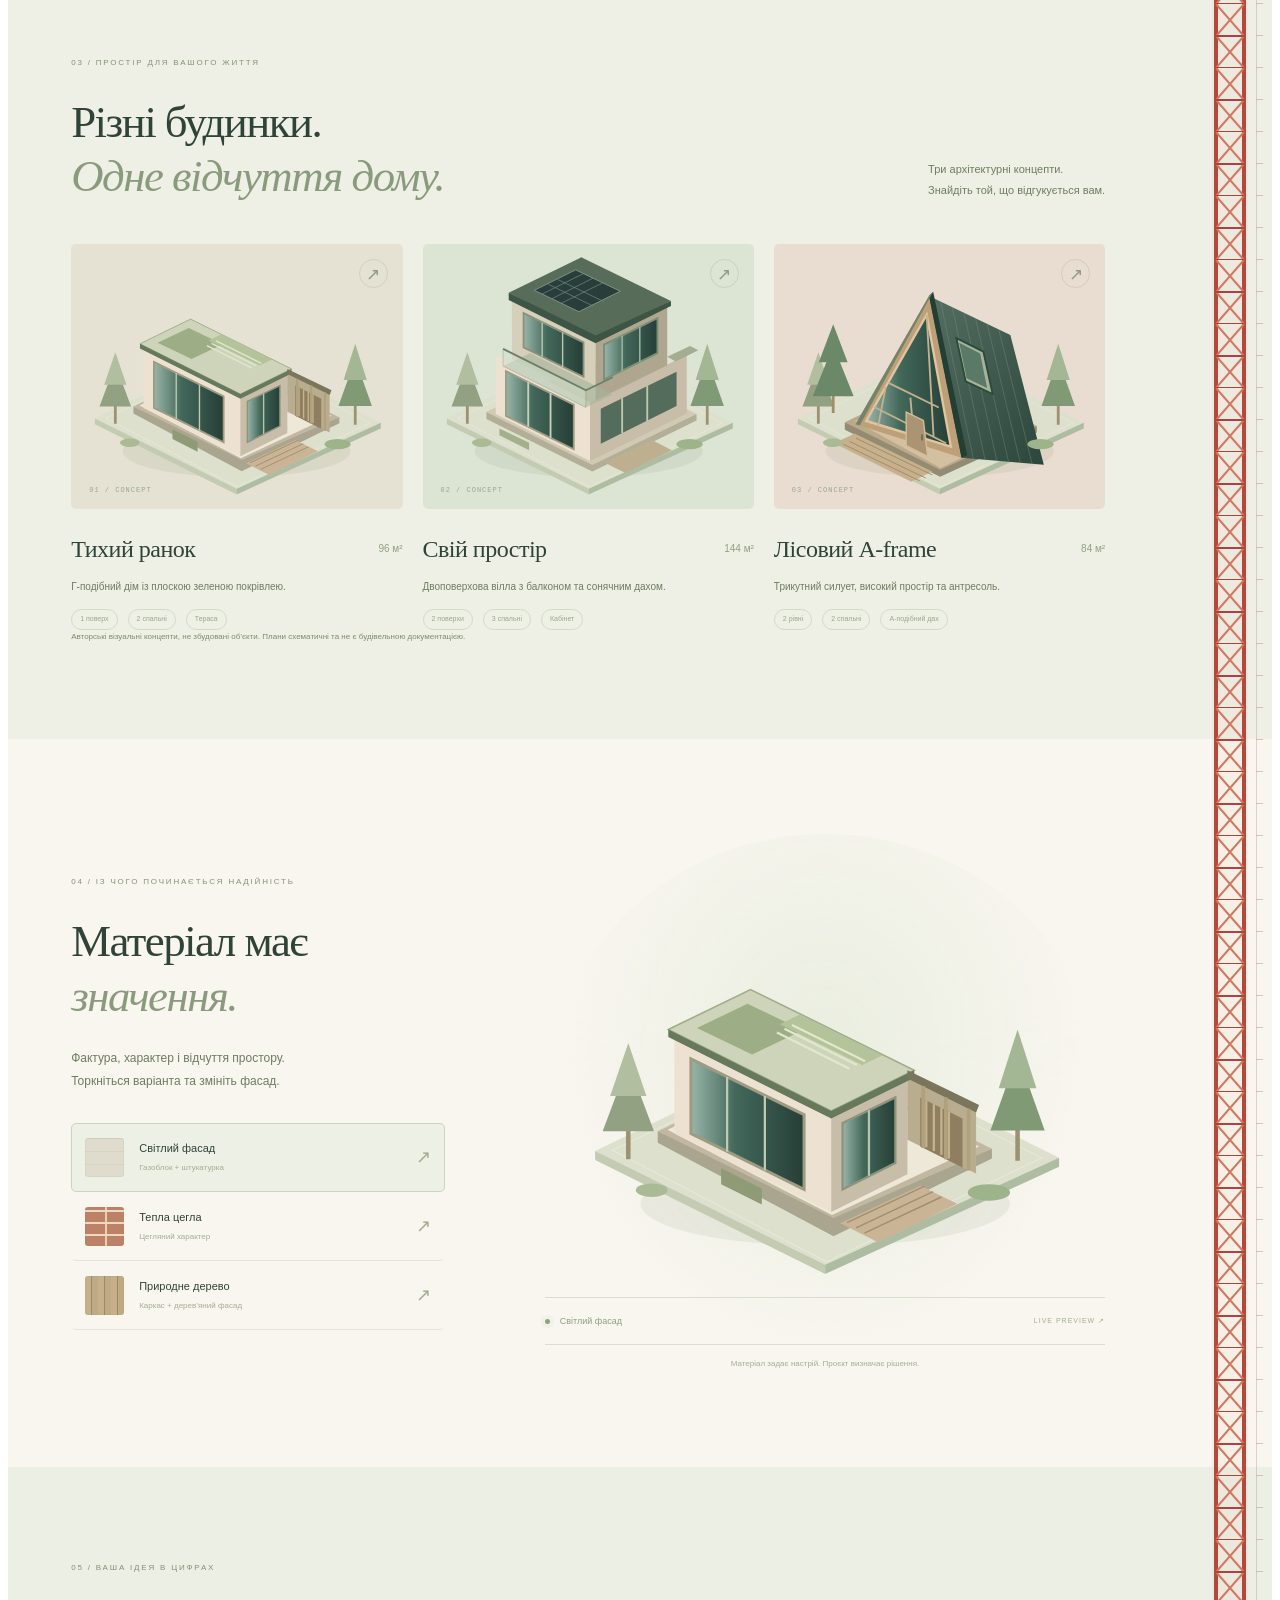
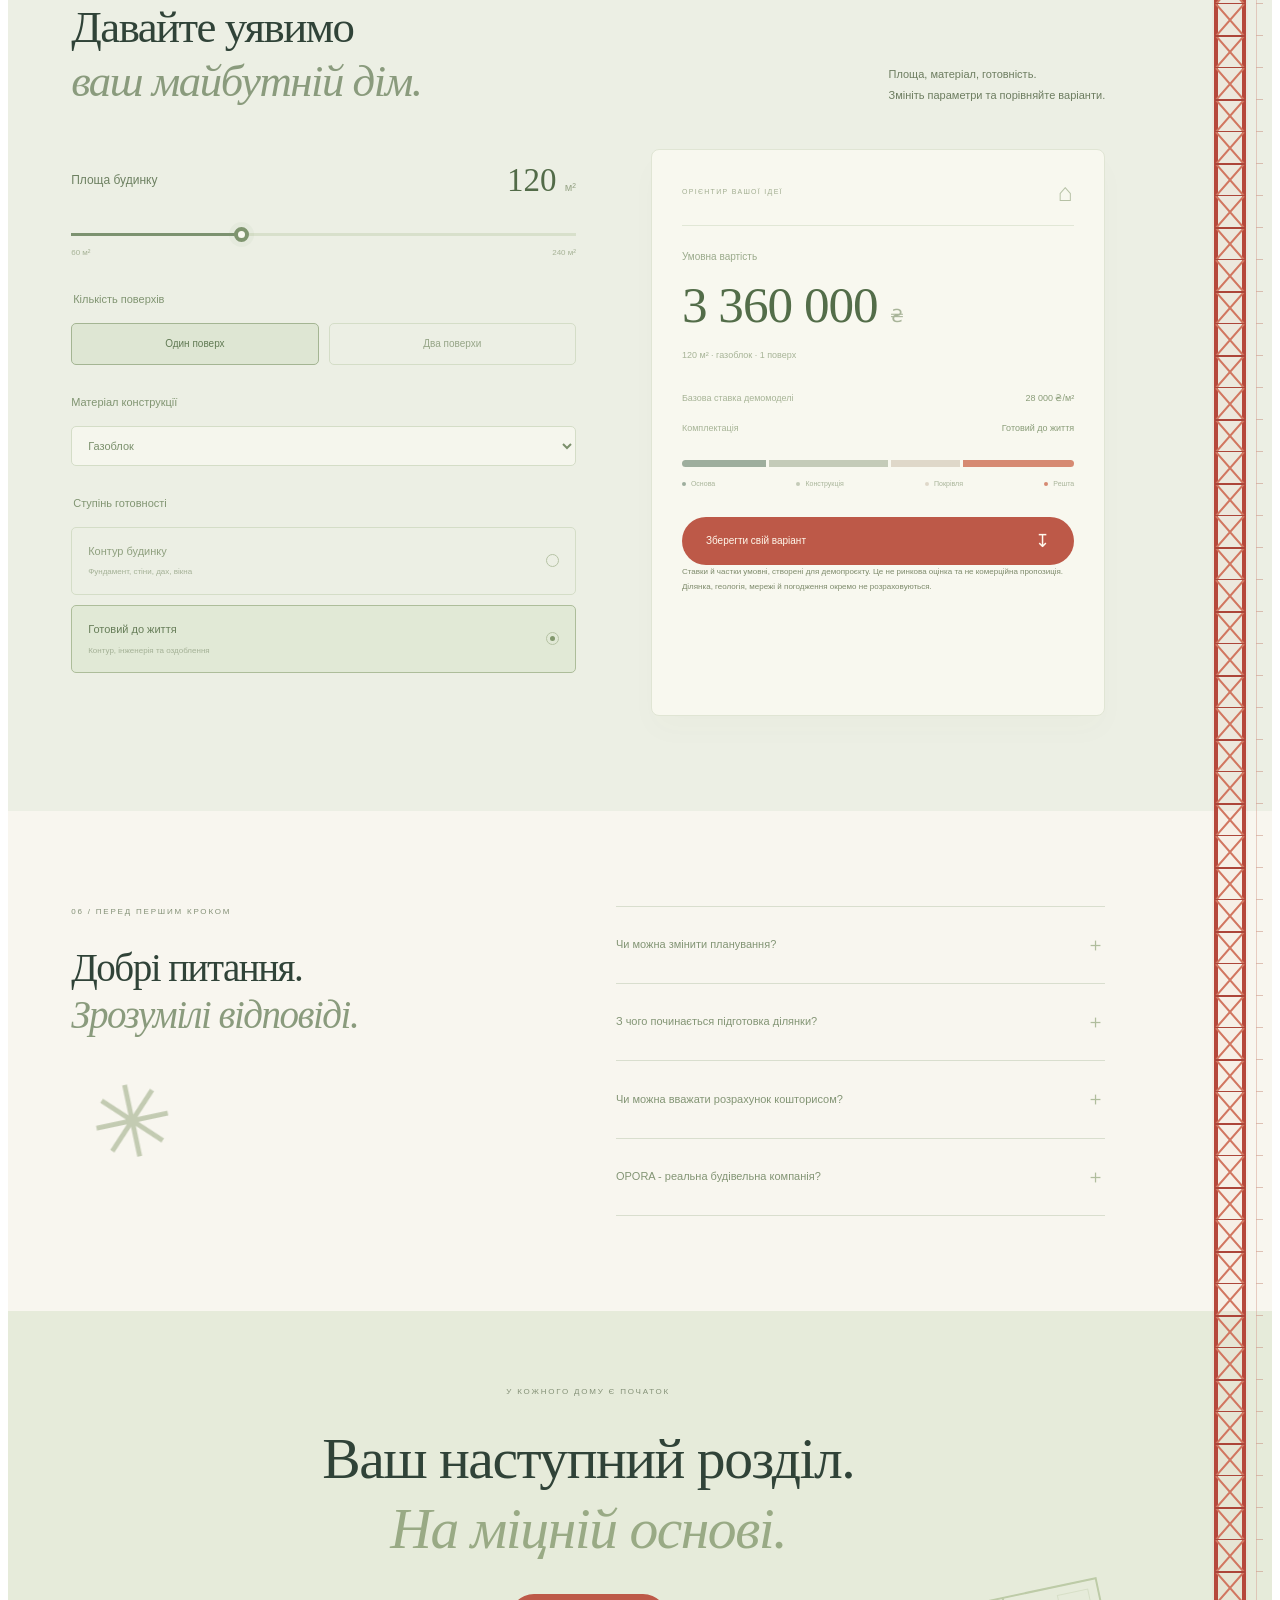
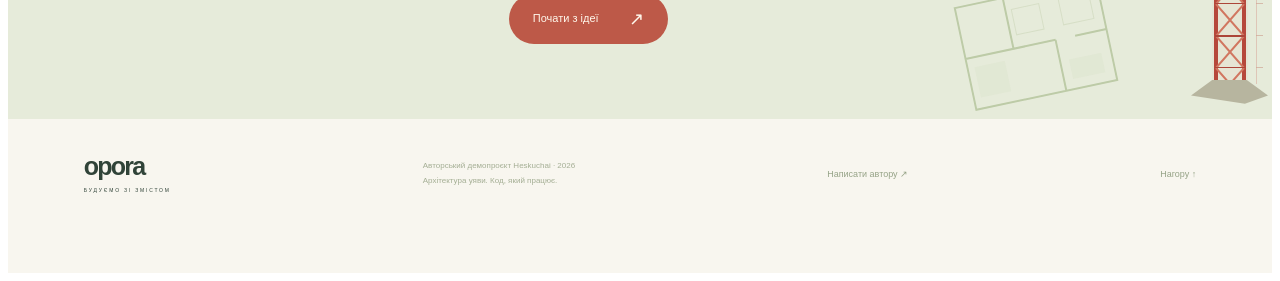
<file: docs/opora/index.html>
<!doctype html><html lang="uk"><head><meta charset="UTF-8"><meta name="viewport" content="width=device-width,initial-scale=1"><title>OPORA - будівельна студія</title><meta name="description" content="Авторський інтерактивний демопроєкт Heskuchai. Будинки, матеріали та історія будівництва."><link rel="icon" href="data:,"><link rel="stylesheet" href="assets/style.css?v=1dd3c7f51deb"><link rel="stylesheet" href="assets/experience.css?v=d0b4b08e2fb7"></head><body><div class="opora" id="opora">
<div class="o-demo"><span class="o-live-dot"></span> АВТОРСЬКИЙ ДЕМОПРОЄКТ <span>Будуємо ідеї. Продумуємо деталі.</span></div>
<header class="o-header o-wrap"><a href="#o-top" class="o-logo" aria-label="OPORA - на початок"><svg viewBox="0 0 32 34" aria-hidden="true"><path d="M3 30V13L16 3l13 10v17H19V18h-6v12Z" fill="none" stroke="currentColor" stroke-width="2.5"/></svg><span>opora<span>БУДІВЕЛЬНА СТУДІЯ</span></span></a><button class="o-menu-toggle" aria-controls="o-nav" aria-expanded="false" aria-label="Відкрити меню"><span></span><span></span></button><nav id="o-nav" aria-label="Навігація"><a href="#o-story">Як будуємо</a><a href="#o-workshop">Майстерня</a><a href="#o-projects">Будинки</a><a href="#o-materials">Матеріали</a></nav><a href="#o-calculator" class="o-header-link">Розрахувати проєкт <span>↗</span></a></header>
<main><div class="o-crane-journey"><div class="o-page-crane" aria-hidden="true"><svg class="o-page-jib" viewBox="0 0 680 160" xmlns="http://www.w3.org/2000/svg"><path d="M618 18 30 88m588-70 40 70" fill="none" stroke="#83947c" stroke-width="1.5"/><path d="M604 127V36l14-22 14 22v91" fill="none" stroke="#b54639" stroke-width="4"/><path d="M18 78h643v26H18Z" fill="#db7a63" stroke="#b74638" stroke-width="3"/><g fill="none" stroke="#a94035" stroke-width="2"><path d="m24 78 28 24m-28 0 28-24"/><path d="m52 78 28 24m-28 0 28-24"/><path d="m80 78 28 24m-28 0 28-24"/><path d="m108 78 28 24m-28 0 28-24"/><path d="m136 78 28 24m-28 0 28-24"/><path d="m164 78 28 24m-28 0 28-24"/><path d="m192 78 28 24m-28 0 28-24"/><path d="m220 78 28 24m-28 0 28-24"/><path d="m248 78 28 24m-28 0 28-24"/><path d="m276 78 28 24m-28 0 28-24"/><path d="m304 78 28 24m-28 0 28-24"/><path d="m332 78 28 24m-28 0 28-24"/><path d="m360 78 28 24m-28 0 28-24"/><path d="m388 78 28 24m-28 0 28-24"/><path d="m416 78 28 24m-28 0 28-24"/><path d="m444 78 28 24m-28 0 28-24"/><path d="m472 78 28 24m-28 0 28-24"/><path d="m500 78 28 24m-28 0 28-24"/><path d="m528 78 28 24m-28 0 28-24"/><path d="m556 78 28 24m-28 0 28-24"/><path d="m584 78 28 24m-28 0 28-24"/><path d="m612 78 28 24m-28 0 28-24"/></g><path d="M646 69h31v48h-31Z" fill="#a63e33"/><path d="M575 104h39v40h-39Z" fill="#c15b45"/><path d="M580 110h27v22h-27Z" fill="#688a7d" stroke="#edb7a0" stroke-width="2"/><path d="M588 110v22" stroke="#becdb5" stroke-width="2"/></svg>
<div class="o-tower-column"><svg width="100%" height="100%" xmlns="http://www.w3.org/2000/svg"><defs><pattern id="opora-tower-lattice" width="36" height="64" patternUnits="userSpaceOnUse"><path d="M4 0v64m28-64v64" stroke="#b6483b" stroke-width="4"/><path d="M4 0 32 32 4 64M32 0 4 32 32 64" fill="none" stroke="#d17660" stroke-width="2"/><path d="M3 32h30M3 64h30" stroke="#ac4539" stroke-width="2"/></pattern></defs><rect width="100%" height="100%" fill="url(#opora-tower-lattice)"/></svg></div><div class="o-tower-ruler"></div><div class="o-rope"></div><div class="o-crane-trolley"><i></i><i></i></div><div class="o-travelling-load"><svg viewBox="0 0 140 160" xmlns="http://www.w3.org/2000/svg"><path d="m59 0 4 22h14l4-22Z" fill="#b95540"/><path d="M70 22v9c-15-2-15 19 0 19 9 0 12-7 10-12" fill="none" stroke="#435c46" stroke-width="5"/><path d="m70 51-49 42m49-42 48 42" fill="none" stroke="#78916b" stroke-width="2"/><g data-cargo-art="timber"><path d="m12 90 78-26 39 26-78 27Z" fill="#d9bc91"/><path d="m12 90 39 27v35l-39-27Z" fill="#a88d62"/><path d="m51 117 78-27v35l-78 27Z" fill="#c4a777"/><path d="m20 96 78-27m-67 35 78-27m-58 51 78-27m-78 38 78-27" fill="none" stroke="#efdbb8" stroke-width="3"/></g><g data-cargo-art="brick" hidden><path d="m12 90 78-26 39 26-78 27Z" fill="#d69574"/><path d="m12 90 39 27v35l-39-27Z" fill="#a85743"/><path d="m51 117 78-27v35l-78 27Z" fill="#bf7156"/><path d="m12 108 39 27 78-27m-59 3v16m25-25v17m-25 10v17m24-27v18m-69-43v17m14-7v18" fill="none" stroke="#e6b398" stroke-width="2.5"/></g><g data-cargo-art="slab" hidden><path d="m8 100 79-35 47 26-80 38Z" fill="#d1d1c1"/><path d="m8 100 46 29v17L8 117Z" fill="#9b9e8a"/><path d="m54 129 80-38v17l-80 38Z" fill="#b2b6a0"/><path d="m65 136 55-25" stroke="#e1e3d4" stroke-width="5"/></g></svg><span class="o-load-readout">00 м</span></div><div class="o-tower-foot"><span>ОСНОВА / 48 М</span></div></div>
<section class="o-hero o-wrap" id="o-top"><div class="o-hero-copy"><p class="o-eyebrow"><span class="o-cross">✳</span> ВІД ПЕРШОЇ ЛІНІЇ ДО ВЛАСНОГО ДОМУ</p><h1>Ваш дім.<br>Міцна опора.<br><em>Нове життя.</em></h1><p class="o-intro">Створюємо простір для ваших історій.<br>Продуманий проєкт, чесні матеріали<br>та увага до кожного метра.</p><div class="o-hero-actions"><a class="o-button o-button-red" href="#o-calculator">Зібрати свій дім <span>↗</span></a><a class="o-link" href="#o-story">Пройдемо цей шлях <span>↓</span></a></div><div class="o-hero-fact"><span class="o-mini-house">⌂</span><p>Від ідеї до ключів.<br><strong>Один послідовний процес.</strong></p></div></div><div class="o-hero-visual"><span class="o-scene-label">ПРОЄКТУЄМО МАЙБУТНЄ</span><div class="o-scene o-hero-scene" role="img" aria-label="Об’ємна ілюстрація будинку та червоного будівельного крана"><div class="model-scene-wrap"><div class="model-sun"></div><div class="model-cloud cloud-one"></div><div class="model-cloud cloud-two"></div><svg class="o-house-svg model-svg" data-model-kind="courtyard" viewBox="0 0 700 570" xmlns="http://www.w3.org/2000/svg" aria-hidden="true"><defs><linearGradient id="hero-v2-glass"><stop stop-color="#9ab5aa"/><stop offset=".4" stop-color="#42685a"/><stop offset="1" stop-color="#263e37"/></linearGradient><linearGradient id="hero-v2-roof" x2="1" y2="1"><stop stop-color="#546e62"/><stop offset="1" stop-color="#2c463b"/></linearGradient></defs><g class="model-ground"><ellipse cx="350" cy="457" rx="245" ry="56" fill="#657353" opacity=".09"/><path d="m45 387 303-146 312 155-310 151Z" fill="#dce0cc"/><path d="m45 387 305 151v12L45 399Z" fill="#c4cbb3"/><path d="m350 538 310-142v12L350 550Z" fill="#aebda2"/><path d="m68 386 279-133 290 143-285 138Z" fill="none" stroke="#f5f6e9" opacity=".6"/></g><g data-build-part="foundation"><path d="m128 361 201-96 242 119-210 104Z" fill="#c2b8a1"/><path d="m128 361 233 115 210-92v13L361 500 128 376Z" fill="#aaa58e"/><path d="m141 359 190-91 223 113-195 91Z" fill="#eee8d8"/></g>
<g data-build-part="walls"><path d="M150 234 358 337V468L150 364Z" fill="var(--wall-front,#f0e8d8)"/><path d="m358 337 101-49v130l-101 50Z" fill="var(--wall-side,#c9c4af)"/><path d="m459 288 91 45v84l-91-45Z" fill="#b9ad90"/>
<path d="m172 265 150 74v99l-150-74Z" fill="url(#hero-v2-glass)" stroke="#9d9b81" stroke-width="4"/><path d="m220 289v99m50-74v99" stroke="#c2c9b1" stroke-width="3"/>
<path d="m373 350 70-34v87l-70 35Z" fill="url(#hero-v2-glass)" stroke="#8e947c" stroke-width="3"/><path d="m408 333v87" stroke="#b7c5ad" stroke-width="3"/>
<path d="m476 316 56 28v65l-56-28Z" fill="#8f7f60"/><path d="m484 320v62m10-57v62m10-57v62m10-57v62" stroke="#c4b38f" stroke-width="3"/>
<g class="model-structure-lines" fill="none" stroke="#a5b693" stroke-width="3"><path d="M151 234v131m51-106v131m52-105v131m52-105v131m52-105v131m51-156v130m50-155v130"/></g></g>
<g data-build-part="roof"><path d="M142 226 251 173 468 280 358 334Z" fill="#cdd4b9" stroke="#9eac89" stroke-width="2"/><path d="m142 226 216 108 110-54v10l-110 54-216-108Z" fill="#66795a"/>
<path d="m180 224 67-32 73 35-67 32Z" fill="#9dad85"/><path d="m290 219 26-13 110 54-27 13Z" fill="#b4c39a"/><path d="m306 220 97 48m-107-43 96 48m-106-43 96 48" fill="none" stroke="#e1e7cd" stroke-width="3"/>
<path d="m459 280 95 46-4 10-91-45Z" fill="#7b765b"/><path d="m480 301 0 82m30-67v82m30-67v82" stroke="#b1a17c" stroke-width="5"/>
</g><g data-build-part="landscape"><path d="m370 483 106-50 49 24-105 51Z" fill="#c9b596"/><path d="m379 482 102-48m-90 55 102-48m-91 55 102-48" fill="none" stroke="#a38e6e" stroke-width="2"/><path d="m212 410 0 21 54 27v-21Z" fill="#8e9b76"/><g class="model-trees"><path d="M89 398v-74m516 76v-89" stroke="#9c9172" stroke-width="6"/><path d="m89 270-34 91h68Z" fill="#91a181"/><path d="m89 244-24 70h48Z" fill="#b1be9f"/><path d="m605 259-36 101h72Z" fill="#819a76"/><path d="m605 226-25 78h50Z" fill="#a4b794"/><ellipse cx="120" cy="439" rx="21" ry="9" fill="#aaba94"/><ellipse cx="567" cy="442" rx="28" ry="11" fill="#9db38a"/></g></g></svg><span class="model-coordinate">OPORA / ARCHITECTURE LAB</span></div></div><div class="o-coordinate">СКРОЛЬТЕ ВЗДОВЖ КРАНА ↓</div><button class="o-motion-button" id="o-motion-toggle" aria-pressed="false"><span>Ⅱ</span> Призупинити анімації</button><div class="o-hero-explore"><button data-open-crane>⌁ Рухати вантаж</button><a href="#o-workshop">◇ Дослідити будинок</a></div><button class="o-smooth-toggle" id="o-smooth-scroll" aria-pressed="true">≈ Плавна прокрутка: увімкнено</button><span class="o-note-sticker">built around<br><em>your life.</em></span></div><div class="o-hero-bottom"><span>ПРОСТІР МАЄ ЗНАЧЕННЯ. ДЕТАЛІ ТЕЖ.</span><span class="o-scroll-hint"><i></i> ГОРТАЙТЕ. МИ ВЖЕ БУДУЄМО.</span></div></section>
<div class="o-values-strip"><div class="o-wrap"><span>Продумано до деталей <b>✳</b></span><span>Матеріали зі змістом <b>✳</b></span><span>Архітектура для життя <b>✳</b></span><span>Від фундаменту до затишку</span></div></div>
<section class="o-story" id="o-story"><div class="o-wrap o-story-grid"><div class="o-story-sticky"><p class="o-eyebrow">01 / КОЖЕН ДІМ МАЄ СВОЮ ІСТОРІЮ</p><h2>Крок за кроком.<br><em>Поверх за поверхом.</em></h2><p class="o-story-intro">Спускайтеся вздовж червоної башти.<br>Кожен рівень відкриває новий етап.</p><div class="o-scene o-story-scene" role="img" aria-label="Будинок збирається по етапах під час прокручування"><div class="model-scene-wrap"><div class="model-sun"></div><div class="model-cloud cloud-one"></div><div class="model-cloud cloud-two"></div><svg class="o-house-svg model-svg" data-model-kind="courtyard" viewBox="0 0 700 570" xmlns="http://www.w3.org/2000/svg" aria-hidden="true"><defs><linearGradient id="story-v2-glass"><stop stop-color="#9ab5aa"/><stop offset=".4" stop-color="#42685a"/><stop offset="1" stop-color="#263e37"/></linearGradient><linearGradient id="story-v2-roof" x2="1" y2="1"><stop stop-color="#546e62"/><stop offset="1" stop-color="#2c463b"/></linearGradient></defs><g class="model-ground"><ellipse cx="350" cy="457" rx="245" ry="56" fill="#657353" opacity=".09"/><path d="m45 387 303-146 312 155-310 151Z" fill="#dce0cc"/><path d="m45 387 305 151v12L45 399Z" fill="#c4cbb3"/><path d="m350 538 310-142v12L350 550Z" fill="#aebda2"/><path d="m68 386 279-133 290 143-285 138Z" fill="none" stroke="#f5f6e9" opacity=".6"/></g><g data-build-part="foundation"><path d="m128 361 201-96 242 119-210 104Z" fill="#c2b8a1"/><path d="m128 361 233 115 210-92v13L361 500 128 376Z" fill="#aaa58e"/><path d="m141 359 190-91 223 113-195 91Z" fill="#eee8d8"/></g>
<g data-build-part="walls"><path d="M150 234 358 337V468L150 364Z" fill="var(--wall-front,#f0e8d8)"/><path d="m358 337 101-49v130l-101 50Z" fill="var(--wall-side,#c9c4af)"/><path d="m459 288 91 45v84l-91-45Z" fill="#b9ad90"/>
<path d="m172 265 150 74v99l-150-74Z" fill="url(#story-v2-glass)" stroke="#9d9b81" stroke-width="4"/><path d="m220 289v99m50-74v99" stroke="#c2c9b1" stroke-width="3"/>
<path d="m373 350 70-34v87l-70 35Z" fill="url(#story-v2-glass)" stroke="#8e947c" stroke-width="3"/><path d="m408 333v87" stroke="#b7c5ad" stroke-width="3"/>
<path d="m476 316 56 28v65l-56-28Z" fill="#8f7f60"/><path d="m484 320v62m10-57v62m10-57v62m10-57v62" stroke="#c4b38f" stroke-width="3"/>
<g class="model-structure-lines" fill="none" stroke="#a5b693" stroke-width="3"><path d="M151 234v131m51-106v131m52-105v131m52-105v131m52-105v131m51-156v130m50-155v130"/></g></g>
<g data-build-part="roof"><path d="M142 226 251 173 468 280 358 334Z" fill="#cdd4b9" stroke="#9eac89" stroke-width="2"/><path d="m142 226 216 108 110-54v10l-110 54-216-108Z" fill="#66795a"/>
<path d="m180 224 67-32 73 35-67 32Z" fill="#9dad85"/><path d="m290 219 26-13 110 54-27 13Z" fill="#b4c39a"/><path d="m306 220 97 48m-107-43 96 48m-106-43 96 48" fill="none" stroke="#e1e7cd" stroke-width="3"/>
<path d="m459 280 95 46-4 10-91-45Z" fill="#7b765b"/><path d="m480 301 0 82m30-67v82m30-67v82" stroke="#b1a17c" stroke-width="5"/>
</g><g data-build-part="landscape"><path d="m370 483 106-50 49 24-105 51Z" fill="#c9b596"/><path d="m379 482 102-48m-90 55 102-48m-91 55 102-48" fill="none" stroke="#a38e6e" stroke-width="2"/><path d="m212 410 0 21 54 27v-21Z" fill="#8e9b76"/><g class="model-trees"><path d="M89 398v-74m516 76v-89" stroke="#9c9172" stroke-width="6"/><path d="m89 270-34 91h68Z" fill="#91a181"/><path d="m89 244-24 70h48Z" fill="#b1be9f"/><path d="m605 259-36 101h72Z" fill="#819a76"/><path d="m605 226-25 78h50Z" fill="#a4b794"/><ellipse cx="120" cy="439" rx="21" ry="9" fill="#aaba94"/><ellipse cx="567" cy="442" rx="28" ry="11" fill="#9db38a"/></g></g></svg><span class="model-coordinate">OPORA / ARCHITECTURE LAB</span></div></div><div class="o-build-status"><span class="o-status-light"></span><span id="o-stage-label" aria-live="polite">01 / Починаємо з плану</span><span id="o-stage-percent">0%</span></div><div class="o-story-progress"><div></div></div><div class="o-stage-shortcuts" role="group" aria-label="Перейти до етапу"><button data-stage="0" aria-label="Етап 1: проєкт" aria-pressed="true">01</button><button data-stage="1" aria-label="Етап 2: фундамент" aria-pressed="false">02</button><button data-stage="2" aria-label="Етап 3: стіни" aria-pressed="false">03</button><button data-stage="3" aria-label="Етап 4: дах" aria-pressed="false">04</button></div></div><div class="o-story-steps"><article class="o-step" id="o-step-0"><span class="o-step-no">01 <i>/ 04</i></span><p class="o-eyebrow">СЛУХАЄМО. ДУМАЄМО. КРЕСЛИМО.</p><h3>Спочатку -<br>ваша історія.</h3><p>Як починається ваш ранок? Де збирається родина? Ми починаємо не зі стін, а з життя, яке буде всередині.</p><div class="o-step-detail"><span>На цьому етапі</span>Планування · посадка на ділянці · концепція</div><span class="o-step-drawing o-drawing-plan" aria-hidden="true"><svg viewBox="0 0 180 140" xmlns="http://www.w3.org/2000/svg"><path d="M18 18h144v104H18Zm0 52h92m-43 0V18m43 52v52m20-52h32" fill="none" stroke="currentColor" stroke-width="2"/><path d="M25 80h31v31H25Zm94 12h33v20h-33Z" fill="currentColor" opacity=".12"/><path d="M73 31h28v26H73Zm48-4h31v30h-31Z" fill="none" stroke="currentColor" opacity=".4"/></svg></span></article><article class="o-step" id="o-step-1"><span class="o-step-no">02 <i>/ 04</i></span><p class="o-eyebrow">УПЕВНЕНІСТЬ ПІД НОГАМИ</p><h3>Сильні рішення<br>починаються з основи.</h3><p>Підготовка ділянки, аналіз ґрунту, земляні роботи та фундамент. Те, чого не видно, визначає надійність усього будинку.</p><div class="o-step-detail"><span>На цьому етапі</span>Підготовка · геологія · фундамент</div><div class="o-layer-stack" aria-hidden="true"><i></i><i></i><i></i></div></article><article class="o-step" id="o-step-2"><span class="o-step-no">03 <i>/ 04</i></span><p class="o-eyebrow">ФОРМА НАБУВАЄ ЗМІСТУ</p><h3>Стіни, що тримають.<br>Деталі, що працюють.</h3><p>Матеріали підбираємо під проєкт. Зводимо стіни, формуємо отвори та перекриття. Кожне рішення має своє місце і призначення.</p><div class="o-step-detail"><span>На цьому етапі</span>Матеріали · стіни · перекриття</div><div class="o-bricks" aria-hidden="true"><i></i><i></i><i></i><i></i><i></i><i></i></div></article><article class="o-step" id="o-step-3"><span class="o-step-no">04 <i>/ 04</i></span><p class="o-eyebrow">ТЕПЕР ЦЕ БІЛЬШЕ, НІЖ БУДИНОК</p><h3>Дах над головою.<br>Простір для свого.</h3><p>Покрівля, вікна, інженерія та оздоблення. З’єднуємо всі частини в простір, у якому хочеться залишитися.</p><div class="o-step-detail"><span>На цьому етапі</span>Дах · інженерія · готовність до життя</div><a href="#o-projects" class="o-link">Знайти свою ідею <span>↗</span></a></article></div></div></section>
<section class="o-workshop o-section" id="o-workshop"><div class="o-wrap"><div class="o-section-heading"><div><p class="o-eyebrow">02 / АРХІТЕКТУРНА МАЙСТЕРНЯ</p><h2>Не просто дивіться.<br><em>Досліджуйте свій дім.</em></h2></div><p>Три різні конструкції.<br>Розбирайте на шари, змінюйте світло та ракурс.</p></div><div class="o-lab"><div class="o-lab-visual"><div class="o-lab-top"><span id="o-lab-model-label">01 / COURTYARD HOUSE</span><button id="o-lab-night" aria-pressed="false">☼ День / вечір</button></div><div class="o-lab-figure" data-view="facade"><div class="o-lab-sky"><i></i><i></i><i></i></div><div class="o-lab-model" data-lab-model="courtyard"><div class="o-lab-built"><svg class="o-house-svg model-svg" data-model-kind="courtyard" viewBox="0 0 700 570" xmlns="http://www.w3.org/2000/svg" aria-hidden="true"><defs><linearGradient id="lab-one-glass"><stop stop-color="#9ab5aa"/><stop offset=".4" stop-color="#42685a"/><stop offset="1" stop-color="#263e37"/></linearGradient><linearGradient id="lab-one-roof" x2="1" y2="1"><stop stop-color="#546e62"/><stop offset="1" stop-color="#2c463b"/></linearGradient></defs><g class="model-ground"><ellipse cx="350" cy="457" rx="245" ry="56" fill="#657353" opacity=".09"/><path d="m45 387 303-146 312 155-310 151Z" fill="#dce0cc"/><path d="m45 387 305 151v12L45 399Z" fill="#c4cbb3"/><path d="m350 538 310-142v12L350 550Z" fill="#aebda2"/><path d="m68 386 279-133 290 143-285 138Z" fill="none" stroke="#f5f6e9" opacity=".6"/></g><g data-build-part="foundation"><path d="m128 361 201-96 242 119-210 104Z" fill="#c2b8a1"/><path d="m128 361 233 115 210-92v13L361 500 128 376Z" fill="#aaa58e"/><path d="m141 359 190-91 223 113-195 91Z" fill="#eee8d8"/></g>
<g data-build-part="walls"><path d="M150 234 358 337V468L150 364Z" fill="var(--wall-front,#f0e8d8)"/><path d="m358 337 101-49v130l-101 50Z" fill="var(--wall-side,#c9c4af)"/><path d="m459 288 91 45v84l-91-45Z" fill="#b9ad90"/>
<path d="m172 265 150 74v99l-150-74Z" fill="url(#lab-one-glass)" stroke="#9d9b81" stroke-width="4"/><path d="m220 289v99m50-74v99" stroke="#c2c9b1" stroke-width="3"/>
<path d="m373 350 70-34v87l-70 35Z" fill="url(#lab-one-glass)" stroke="#8e947c" stroke-width="3"/><path d="m408 333v87" stroke="#b7c5ad" stroke-width="3"/>
<path d="m476 316 56 28v65l-56-28Z" fill="#8f7f60"/><path d="m484 320v62m10-57v62m10-57v62m10-57v62" stroke="#c4b38f" stroke-width="3"/>
<g class="model-structure-lines" fill="none" stroke="#a5b693" stroke-width="3"><path d="M151 234v131m51-106v131m52-105v131m52-105v131m52-105v131m51-156v130m50-155v130"/></g></g>
<g data-build-part="roof"><path d="M142 226 251 173 468 280 358 334Z" fill="#cdd4b9" stroke="#9eac89" stroke-width="2"/><path d="m142 226 216 108 110-54v10l-110 54-216-108Z" fill="#66795a"/>
<path d="m180 224 67-32 73 35-67 32Z" fill="#9dad85"/><path d="m290 219 26-13 110 54-27 13Z" fill="#b4c39a"/><path d="m306 220 97 48m-107-43 96 48m-106-43 96 48" fill="none" stroke="#e1e7cd" stroke-width="3"/>
<path d="m459 280 95 46-4 10-91-45Z" fill="#7b765b"/><path d="m480 301 0 82m30-67v82m30-67v82" stroke="#b1a17c" stroke-width="5"/>
</g><g data-build-part="landscape"><path d="m370 483 106-50 49 24-105 51Z" fill="#c9b596"/><path d="m379 482 102-48m-90 55 102-48m-91 55 102-48" fill="none" stroke="#a38e6e" stroke-width="2"/><path d="m212 410 0 21 54 27v-21Z" fill="#8e9b76"/><g class="model-trees"><path d="M89 398v-74m516 76v-89" stroke="#9c9172" stroke-width="6"/><path d="m89 270-34 91h68Z" fill="#91a181"/><path d="m89 244-24 70h48Z" fill="#b1be9f"/><path d="m605 259-36 101h72Z" fill="#819a76"/><path d="m605 226-25 78h50Z" fill="#a4b794"/><ellipse cx="120" cy="439" rx="21" ry="9" fill="#aaba94"/><ellipse cx="567" cy="442" rx="28" ry="11" fill="#9db38a"/></g></g></svg></div><div class="o-lab-plan"><svg class="model-plan-svg" data-plan-kind="courtyard" viewBox="0 0 420 430" xmlns="http://www.w3.org/2000/svg" aria-hidden="true"><defs><pattern id="lab-plan-one-plan-grid" width="16" height="16" patternUnits="userSpaceOnUse"><path d="M16 0H0V16" fill="none" stroke="#b8c5a83b"/></pattern></defs><rect width="420" height="430" fill="url(#lab-plan-one-plan-grid)"/><path d="M50 60h300v130h-90v180H50Z" fill="#f8f6ec" stroke="#6e8861" stroke-width="5"/><path d="M50 190h210M155 60v130M155 250v120M50 285h105" fill="none" stroke="#91a282" stroke-width="3"/><g fill="#879975" font-family="Segoe UI,Arial,sans-serif" font-size="10" text-anchor="middle"><text x="100" y="130">СПАЛЬНЯ</text><text x="245" y="130">СПАЛЬНЯ</text><text x="120" y="240">ВІТАЛЬНЯ</text><text x="205" y="310">КУХНЯ</text><text x="100" y="335">ВХІД</text><text x="210" y="409" font-size="8">КОНЦЕПТ ЗОНУВАННЯ / НЕ В МАСШТАБІ</text></g><path d="M60 382h290" fill="none" stroke="#b4c49e" stroke-dasharray="4 5"/></svg></div></div><div class="o-lab-model" data-lab-model="villa" hidden><div class="o-lab-built"><svg class="o-house-svg model-svg" data-model-kind="villa" viewBox="0 0 700 570" xmlns="http://www.w3.org/2000/svg" aria-hidden="true"><defs><linearGradient id="lab-two-glass"><stop stop-color="#9ab5aa"/><stop offset=".4" stop-color="#42685a"/><stop offset="1" stop-color="#263e37"/></linearGradient><linearGradient id="lab-two-roof" x2="1" y2="1"><stop stop-color="#546e62"/><stop offset="1" stop-color="#2c463b"/></linearGradient></defs><g class="model-ground"><ellipse cx="350" cy="457" rx="245" ry="56" fill="#657353" opacity=".09"/><path d="m45 387 303-146 312 155-310 151Z" fill="#dce0cc"/><path d="m45 387 305 151v12L45 399Z" fill="#c4cbb3"/><path d="m350 538 310-142v12L350 550Z" fill="#aebda2"/><path d="m68 386 279-133 290 143-285 138Z" fill="none" stroke="#f5f6e9" opacity=".6"/></g><g data-build-part="foundation"><path d="m130 373 225-109 227 113-224 112Z" fill="#d2c9b3"/><path d="m130 373 228 114 224-110v14L358 501 130 388Z" fill="#b3ae97"/></g>
<g data-build-part="walls"><path d="M150 252 353 352V478L150 377Z" fill="var(--wall-front,#f2eadb)"/><path d="m353 352 208-102v126L353 478Z" fill="var(--wall-side,#cbc9b5)"/>
<path d="M185 123 365 211V348L185 259Z" fill="#d6cfba"/><path d="m365 211 154-76v137l-154 76Z" fill="#aea68e"/>
<path d="m210 160 129 63v74l-129-63Z" fill="url(#lab-two-glass)" stroke="#8a927a" stroke-width="4"/><path d="m250 180v74m44-52v74" stroke="#b8c9b1" stroke-width="3"/>
<path d="m383 228 115-57v75l-115 57Z" fill="url(#lab-two-glass)" stroke="#7c8e76" stroke-width="4"/><path d="m422 209v75m38-94v75" stroke="#a2bca6" stroke-width="3"/>
<path d="m172 285 146 72v96l-146-72Z" fill="url(#lab-two-glass)" stroke="#9c9d83" stroke-width="4"/><path d="m220 308v96m48-72v96" stroke="#c9d0b9" stroke-width="4"/>
<path d="m376 366 163-80v74l-163 81Z" fill="#546c5b"/><path d="m422 343v75m54-101v75" stroke="#bac9b0" stroke-width="4"/>
<path d="m166 274 178 89 58-28-178-89Z" fill="#a7b69b" opacity=".6"/><path d="m166 274 178 89v-37l-178-89Z" fill="#d3e0ce" opacity=".5" stroke="#8c9e83" stroke-width="2"/><path d="m166 237 178 89 58-28" fill="none" stroke="#6b8068" stroke-width="4"/>
<g class="model-structure-lines" fill="none" stroke="#9daf8e" stroke-width="3"><path d="M185 123v137m45-115v137m45-115v137m45-115v137m45-115v137m0-137 154-76M150 252v126m51-101v126m51-101v126m51-101v126m50-101v126"/></g></g>
<g data-build-part="roof"><path d="m178 116 156-76 193 94-162 80Z" fill="#586c5a"/><path d="m178 116 187 92 162-74v11l-162 80-187-93Z" fill="#3d5544"/><path d="m233 111 89-44 96 46-89 44Z" fill="#293e3b" stroke="#829687" stroke-width="2"/><path d="m250 119 89-44m-68 54 88-44m-68 54 89-44m-96-7 98 47m-119-37 97 47" fill="none" stroke="#6c8c83" stroke-width="1.5"/><path d="m519 254 49-23 18 9-49 24Z" fill="#a2ad91"/></g>
<g data-build-part="landscape"><path d="m385 482 101-49 43 22-100 49Z" fill="#bdaf90"/><path d="m158 408 64 31v16l-64-32Z" fill="#a4b08d"/><g class="model-trees"><path d="M89 398v-74m516 76v-89" stroke="#9c9172" stroke-width="6"/><path d="m89 270-34 91h68Z" fill="#91a181"/><path d="m89 244-24 70h48Z" fill="#b1be9f"/><path d="m605 259-36 101h72Z" fill="#819a76"/><path d="m605 226-25 78h50Z" fill="#a4b794"/><ellipse cx="120" cy="439" rx="21" ry="9" fill="#aaba94"/><ellipse cx="567" cy="442" rx="28" ry="11" fill="#9db38a"/></g></g></svg></div><div class="o-lab-plan"><svg class="model-plan-svg" data-plan-kind="villa" viewBox="0 0 420 430" xmlns="http://www.w3.org/2000/svg" aria-hidden="true"><defs><pattern id="lab-plan-two-plan-grid" width="16" height="16" patternUnits="userSpaceOnUse"><path d="M16 0H0V16" fill="none" stroke="#b8c5a83b"/></pattern></defs><rect width="420" height="430" fill="url(#lab-plan-two-plan-grid)"/><path d="M60 55h290v300H60Z" fill="#f8f6ec" stroke="#6e8861" stroke-width="5"/><path d="M60 170h190V55M250 170v185M60 265h190M155 55v115" fill="none" stroke="#91a282" stroke-width="3"/><g fill="#879975" font-family="Segoe UI,Arial,sans-serif" font-size="10" text-anchor="middle"><text x="105" y="120">КАБІНЕТ</text><text x="202" y="120">КУХНЯ</text><text x="145" y="225">ВІТАЛЬНЯ</text><text x="145" y="315">ХОЛ</text><text x="298" y="260">СХОДИ</text><text x="210" y="409" font-size="8">КОНЦЕПТ ЗОНУВАННЯ / НЕ В МАСШТАБІ</text></g><path d="M60 382h290" fill="none" stroke="#b4c49e" stroke-dasharray="4 5"/></svg></div></div><div class="o-lab-model" data-lab-model="aframe" hidden><div class="o-lab-built"><svg class="o-house-svg model-svg" data-model-kind="aframe" viewBox="0 0 700 570" xmlns="http://www.w3.org/2000/svg" aria-hidden="true"><defs><linearGradient id="lab-three-glass"><stop stop-color="#9ab5aa"/><stop offset=".4" stop-color="#42685a"/><stop offset="1" stop-color="#263e37"/></linearGradient><linearGradient id="lab-three-roof" x2="1" y2="1"><stop stop-color="#546e62"/><stop offset="1" stop-color="#2c463b"/></linearGradient></defs><g class="model-ground"><ellipse cx="350" cy="457" rx="245" ry="56" fill="#657353" opacity=".09"/><path d="m45 387 303-146 312 155-310 151Z" fill="#dce0cc"/><path d="m45 387 305 151v12L45 399Z" fill="#c4cbb3"/><path d="m350 538 310-142v12L350 550Z" fill="#aebda2"/><path d="m68 386 279-133 290 143-285 138Z" fill="none" stroke="#f5f6e9" opacity=".6"/></g><g data-build-part="foundation"><path d="m146 395 199-96 214 104-208 104Z" fill="#bbaa8a"/><path d="m146 395 205 102 208-94v14L351 512 146 411Z" fill="#948b73"/><path d="m167 392 176-84 194 95-185 90Z" fill="#d3c0a0"/></g>
<g data-build-part="walls"><path d="M169 399 327 123 397 471Z" fill="#bda078"/><path d="M192 392 322 164 374 447Z" fill="url(#lab-three-glass)" stroke="#dfc6a1" stroke-width="5"/><path d="m322 164 15 264m-97-118 108 53m-139-1 155 78m-130-121-16 82m69-59 8 92" fill="none" stroke="#c1b28d" stroke-width="4"/>
<path d="m278 373 37 18 9 77-46-23Z" fill="#ab9471" stroke="#d3bd98" stroke-width="3"/><path d="m312 421v13" stroke="#52644a" stroke-width="3"/>
<g class="model-structure-lines" fill="none" stroke="#b9a27e" stroke-width="6"><path d="M169 399 327 123 397 471m-70-348 178 88 69 275m-215-347 69 313m-39-298 69 313m-38-297 69 313"/></g></g>
<g data-build-part="roof"><path d="M327 123 502 207 574 486 397 471Z" fill="url(#lab-three-roof)"/><path d="m327 123 70 348 12-5-73-352Z" fill="#233e32"/><path d="m169 399 158-276 9-9-158 288Z" fill="#74836a"/><g fill="none" stroke="#7b9581" stroke-width="1.5" opacity=".55"><path d="M352.0 135.0 422.3 473.1"/><path d="M377.0 147.0 447.6 475.3"/><path d="M402.0 159.0 472.9 477.4"/><path d="M427.0 171.0 498.1 479.6"/><path d="M452.0 183.0 523.4 481.7"/><path d="M477.0 195.0 548.7 483.9"/></g><path d="m386 214 58 29 20 91-58-27Z" fill="#a8b19b" stroke="#294b3a" stroke-width="4"/><path d="m392 224 45 23 15 74-44-21Z" fill="#5a7a67"/>
</g><g data-build-part="landscape"><path d="m167 419 167 82-45 22-166-83Z" fill="#c7b18c"/><path d="m143 442 164 79m-151-85 164 79m-150-86 164 79" fill="none" stroke="#a18a65" stroke-width="2"/><g class="model-trees"><path d="M89 398v-74m516 76v-89" stroke="#9c9172" stroke-width="6"/><path d="m89 270-34 91h68Z" fill="#91a181"/><path d="m89 244-24 70h48Z" fill="#b1be9f"/><path d="m605 259-36 101h72Z" fill="#819a76"/><path d="m605 226-25 78h50Z" fill="#a4b794"/><ellipse cx="120" cy="439" rx="21" ry="9" fill="#aaba94"/><ellipse cx="567" cy="442" rx="28" ry="11" fill="#9db38a"/></g><path d="M121 375v-116" stroke="#a18c6b" stroke-width="6"/><path d="m121 229-44 110h88Zm0-45-31 82h62Z" fill="#6b8968"/></g></svg></div><div class="o-lab-plan"><svg class="model-plan-svg" data-plan-kind="aframe" viewBox="0 0 420 430" xmlns="http://www.w3.org/2000/svg" aria-hidden="true"><defs><pattern id="lab-plan-three-plan-grid" width="16" height="16" patternUnits="userSpaceOnUse"><path d="M16 0H0V16" fill="none" stroke="#b8c5a83b"/></pattern></defs><rect width="420" height="430" fill="url(#lab-plan-three-plan-grid)"/><path d="M105 45h205v315H105Z" fill="#f8f6ec" stroke="#6e8861" stroke-width="5"/><path d="M105 145h205M105 270h205M205 45v100M245 270v90" fill="none" stroke="#91a282" stroke-width="3"/><g fill="#879975" font-family="Segoe UI,Arial,sans-serif" font-size="10" text-anchor="middle"><text x="150" y="105">КУХНЯ</text><text x="255" y="105">САНВУЗОЛ</text><text x="207" y="215">ВІТАЛЬНЯ</text><text x="170" y="322">ВХІД</text><text x="276" y="322">СХОДИ</text><text x="210" y="409" font-size="8">КОНЦЕПТ ЗОНУВАННЯ / НЕ В МАСШТАБІ</text></g><path d="M60 382h290" fill="none" stroke="#b4c49e" stroke-dasharray="4 5"/></svg></div></div><div class="o-lab-pointer-note">Спробуйте розібрати конструкцію ↗</div></div><div class="o-lab-views" role="group" aria-label="Режим перегляду будинку"><button data-lab-view="facade" aria-pressed="true" class="selected">⌂ Фасад</button><button data-lab-view="plan" aria-pressed="false">▦ План</button><button data-lab-view="structure" aria-pressed="false">◇ Конструкція</button></div></div><div class="o-lab-settings"><p class="o-eyebrow">ОБЕРІТЬ АРХІТЕКТУРУ</p><div class="o-lab-models" role="group" aria-label="Модель будинку"><button data-lab-select="courtyard" aria-pressed="true" class="selected"><b>01</b><span>Тихий ранок<small>Г-подібний · 96 м² · плоский дах</small></span><i>↗</i></button><button data-lab-select="villa" aria-pressed="false"><b>02</b><span>Свій простір<small>Два поверхи · 144 м² · балкон</small></span><i>↗</i></button><button data-lab-select="aframe" aria-pressed="false"><b>03</b><span>Лісовий A-frame<small>Трикутний · 84 м² · антресоль</small></span><i>↗</i></button></div><div class="o-lab-slider-heading"><label for="o-explode">Розібрати на шари</label><output id="o-explode-value">0%</output></div><input type="range" id="o-explode" min="0" max="100" value="0" step="0.1"><div class="o-lab-quick"><button id="o-lab-explode">↑ Розібрати</button><button id="o-lab-assemble">↓ Зібрати</button></div><label class="o-lab-tilt-label" for="o-tilt">Нахил ілюстрації</label><input type="range" id="o-tilt" min="-18" max="18" value="0" step="0.1"><button id="o-lab-play" class="o-lab-play" aria-pressed="false">▷ Показати збірку</button><div class="o-lab-parts" role="group" aria-label="Підсвітити елемент"><button data-highlight="foundation" aria-pressed="false">Фундамент</button><button data-highlight="walls" aria-pressed="false">Стіни</button><button data-highlight="roof" aria-pressed="false">Дах</button></div><p id="o-lab-detail" aria-live="polite">Г-подібний будинок із внутрішньою терасою та озелененою плоскою покрівлею.</p><button class="o-button o-button-red" id="o-lab-calculate">Порахувати цю модель <span>↗</span></button></div></div></div></section>
<section class="o-projects o-section" id="o-projects"><div class="o-wrap"><div class="o-section-heading"><div><p class="o-eyebrow">03 / ПРОСТІР ДЛЯ ВАШОГО ЖИТТЯ</p><h2>Різні будинки.<br><em>Одне відчуття дому.</em></h2></div><p>Три архітектурні концепти.<br>Знайдіть той, що відгукується вам.</p></div><div class="o-project-grid"><button class="o-project-card" data-project="0" aria-label="Переглянути будинок Тихий ранок"><div class="o-project-picture o-picture-sand"><svg class="o-house-svg model-svg" data-model-kind="courtyard" viewBox="0 0 700 570" xmlns="http://www.w3.org/2000/svg" aria-hidden="true"><defs><linearGradient id="project-one-v2-glass"><stop stop-color="#9ab5aa"/><stop offset=".4" stop-color="#42685a"/><stop offset="1" stop-color="#263e37"/></linearGradient><linearGradient id="project-one-v2-roof" x2="1" y2="1"><stop stop-color="#546e62"/><stop offset="1" stop-color="#2c463b"/></linearGradient></defs><g class="model-ground"><ellipse cx="350" cy="457" rx="245" ry="56" fill="#657353" opacity=".09"/><path d="m45 387 303-146 312 155-310 151Z" fill="#dce0cc"/><path d="m45 387 305 151v12L45 399Z" fill="#c4cbb3"/><path d="m350 538 310-142v12L350 550Z" fill="#aebda2"/><path d="m68 386 279-133 290 143-285 138Z" fill="none" stroke="#f5f6e9" opacity=".6"/></g><g data-build-part="foundation"><path d="m128 361 201-96 242 119-210 104Z" fill="#c2b8a1"/><path d="m128 361 233 115 210-92v13L361 500 128 376Z" fill="#aaa58e"/><path d="m141 359 190-91 223 113-195 91Z" fill="#eee8d8"/></g>
<g data-build-part="walls"><path d="M150 234 358 337V468L150 364Z" fill="var(--wall-front,#f0e8d8)"/><path d="m358 337 101-49v130l-101 50Z" fill="var(--wall-side,#c9c4af)"/><path d="m459 288 91 45v84l-91-45Z" fill="#b9ad90"/>
<path d="m172 265 150 74v99l-150-74Z" fill="url(#project-one-v2-glass)" stroke="#9d9b81" stroke-width="4"/><path d="m220 289v99m50-74v99" stroke="#c2c9b1" stroke-width="3"/>
<path d="m373 350 70-34v87l-70 35Z" fill="url(#project-one-v2-glass)" stroke="#8e947c" stroke-width="3"/><path d="m408 333v87" stroke="#b7c5ad" stroke-width="3"/>
<path d="m476 316 56 28v65l-56-28Z" fill="#8f7f60"/><path d="m484 320v62m10-57v62m10-57v62m10-57v62" stroke="#c4b38f" stroke-width="3"/>
<g class="model-structure-lines" fill="none" stroke="#a5b693" stroke-width="3"><path d="M151 234v131m51-106v131m52-105v131m52-105v131m52-105v131m51-156v130m50-155v130"/></g></g>
<g data-build-part="roof"><path d="M142 226 251 173 468 280 358 334Z" fill="#cdd4b9" stroke="#9eac89" stroke-width="2"/><path d="m142 226 216 108 110-54v10l-110 54-216-108Z" fill="#66795a"/>
<path d="m180 224 67-32 73 35-67 32Z" fill="#9dad85"/><path d="m290 219 26-13 110 54-27 13Z" fill="#b4c39a"/><path d="m306 220 97 48m-107-43 96 48m-106-43 96 48" fill="none" stroke="#e1e7cd" stroke-width="3"/>
<path d="m459 280 95 46-4 10-91-45Z" fill="#7b765b"/><path d="m480 301 0 82m30-67v82m30-67v82" stroke="#b1a17c" stroke-width="5"/>
</g><g data-build-part="landscape"><path d="m370 483 106-50 49 24-105 51Z" fill="#c9b596"/><path d="m379 482 102-48m-90 55 102-48m-91 55 102-48" fill="none" stroke="#a38e6e" stroke-width="2"/><path d="m212 410 0 21 54 27v-21Z" fill="#8e9b76"/><g class="model-trees"><path d="M89 398v-74m516 76v-89" stroke="#9c9172" stroke-width="6"/><path d="m89 270-34 91h68Z" fill="#91a181"/><path d="m89 244-24 70h48Z" fill="#b1be9f"/><path d="m605 259-36 101h72Z" fill="#819a76"/><path d="m605 226-25 78h50Z" fill="#a4b794"/><ellipse cx="120" cy="439" rx="21" ry="9" fill="#aaba94"/><ellipse cx="567" cy="442" rx="28" ry="11" fill="#9db38a"/></g></g></svg><span class="o-project-picture-no">01 / CONCEPT</span><span class="o-project-picture-arrow">↗</span></div><div class="o-project-card-top"><h3>Тихий ранок</h3><span>96 м²</span></div><p>Г-подібний дім із плоскою зеленою покрівлею.</p><div class="o-project-features"><span>1 поверх</span><span>2 спальні</span><span>Тераса</span></div></button><button class="o-project-card" data-project="1" aria-label="Переглянути будинок Свій простір"><div class="o-project-picture o-picture-green"><svg class="o-house-svg model-svg" data-model-kind="villa" viewBox="0 0 700 570" xmlns="http://www.w3.org/2000/svg" aria-hidden="true"><defs><linearGradient id="project-two-v2-glass"><stop stop-color="#9ab5aa"/><stop offset=".4" stop-color="#42685a"/><stop offset="1" stop-color="#263e37"/></linearGradient><linearGradient id="project-two-v2-roof" x2="1" y2="1"><stop stop-color="#546e62"/><stop offset="1" stop-color="#2c463b"/></linearGradient></defs><g class="model-ground"><ellipse cx="350" cy="457" rx="245" ry="56" fill="#657353" opacity=".09"/><path d="m45 387 303-146 312 155-310 151Z" fill="#dce0cc"/><path d="m45 387 305 151v12L45 399Z" fill="#c4cbb3"/><path d="m350 538 310-142v12L350 550Z" fill="#aebda2"/><path d="m68 386 279-133 290 143-285 138Z" fill="none" stroke="#f5f6e9" opacity=".6"/></g><g data-build-part="foundation"><path d="m130 373 225-109 227 113-224 112Z" fill="#d2c9b3"/><path d="m130 373 228 114 224-110v14L358 501 130 388Z" fill="#b3ae97"/></g>
<g data-build-part="walls"><path d="M150 252 353 352V478L150 377Z" fill="var(--wall-front,#f2eadb)"/><path d="m353 352 208-102v126L353 478Z" fill="var(--wall-side,#cbc9b5)"/>
<path d="M185 123 365 211V348L185 259Z" fill="#d6cfba"/><path d="m365 211 154-76v137l-154 76Z" fill="#aea68e"/>
<path d="m210 160 129 63v74l-129-63Z" fill="url(#project-two-v2-glass)" stroke="#8a927a" stroke-width="4"/><path d="m250 180v74m44-52v74" stroke="#b8c9b1" stroke-width="3"/>
<path d="m383 228 115-57v75l-115 57Z" fill="url(#project-two-v2-glass)" stroke="#7c8e76" stroke-width="4"/><path d="m422 209v75m38-94v75" stroke="#a2bca6" stroke-width="3"/>
<path d="m172 285 146 72v96l-146-72Z" fill="url(#project-two-v2-glass)" stroke="#9c9d83" stroke-width="4"/><path d="m220 308v96m48-72v96" stroke="#c9d0b9" stroke-width="4"/>
<path d="m376 366 163-80v74l-163 81Z" fill="#546c5b"/><path d="m422 343v75m54-101v75" stroke="#bac9b0" stroke-width="4"/>
<path d="m166 274 178 89 58-28-178-89Z" fill="#a7b69b" opacity=".6"/><path d="m166 274 178 89v-37l-178-89Z" fill="#d3e0ce" opacity=".5" stroke="#8c9e83" stroke-width="2"/><path d="m166 237 178 89 58-28" fill="none" stroke="#6b8068" stroke-width="4"/>
<g class="model-structure-lines" fill="none" stroke="#9daf8e" stroke-width="3"><path d="M185 123v137m45-115v137m45-115v137m45-115v137m45-115v137m0-137 154-76M150 252v126m51-101v126m51-101v126m51-101v126m50-101v126"/></g></g>
<g data-build-part="roof"><path d="m178 116 156-76 193 94-162 80Z" fill="#586c5a"/><path d="m178 116 187 92 162-74v11l-162 80-187-93Z" fill="#3d5544"/><path d="m233 111 89-44 96 46-89 44Z" fill="#293e3b" stroke="#829687" stroke-width="2"/><path d="m250 119 89-44m-68 54 88-44m-68 54 89-44m-96-7 98 47m-119-37 97 47" fill="none" stroke="#6c8c83" stroke-width="1.5"/><path d="m519 254 49-23 18 9-49 24Z" fill="#a2ad91"/></g>
<g data-build-part="landscape"><path d="m385 482 101-49 43 22-100 49Z" fill="#bdaf90"/><path d="m158 408 64 31v16l-64-32Z" fill="#a4b08d"/><g class="model-trees"><path d="M89 398v-74m516 76v-89" stroke="#9c9172" stroke-width="6"/><path d="m89 270-34 91h68Z" fill="#91a181"/><path d="m89 244-24 70h48Z" fill="#b1be9f"/><path d="m605 259-36 101h72Z" fill="#819a76"/><path d="m605 226-25 78h50Z" fill="#a4b794"/><ellipse cx="120" cy="439" rx="21" ry="9" fill="#aaba94"/><ellipse cx="567" cy="442" rx="28" ry="11" fill="#9db38a"/></g></g></svg><span class="o-project-picture-no">02 / CONCEPT</span><span class="o-project-picture-arrow">↗</span></div><div class="o-project-card-top"><h3>Свій простір</h3><span>144 м²</span></div><p>Двоповерхова вілла з балконом та сонячним дахом.</p><div class="o-project-features"><span>2 поверхи</span><span>3 спальні</span><span>Кабінет</span></div></button><button class="o-project-card" data-project="2" aria-label="Переглянути будинок Лісовий A-frame"><div class="o-project-picture o-picture-clay"><svg class="o-house-svg model-svg" data-model-kind="aframe" viewBox="0 0 700 570" xmlns="http://www.w3.org/2000/svg" aria-hidden="true"><defs><linearGradient id="project-three-v2-glass"><stop stop-color="#9ab5aa"/><stop offset=".4" stop-color="#42685a"/><stop offset="1" stop-color="#263e37"/></linearGradient><linearGradient id="project-three-v2-roof" x2="1" y2="1"><stop stop-color="#546e62"/><stop offset="1" stop-color="#2c463b"/></linearGradient></defs><g class="model-ground"><ellipse cx="350" cy="457" rx="245" ry="56" fill="#657353" opacity=".09"/><path d="m45 387 303-146 312 155-310 151Z" fill="#dce0cc"/><path d="m45 387 305 151v12L45 399Z" fill="#c4cbb3"/><path d="m350 538 310-142v12L350 550Z" fill="#aebda2"/><path d="m68 386 279-133 290 143-285 138Z" fill="none" stroke="#f5f6e9" opacity=".6"/></g><g data-build-part="foundation"><path d="m146 395 199-96 214 104-208 104Z" fill="#bbaa8a"/><path d="m146 395 205 102 208-94v14L351 512 146 411Z" fill="#948b73"/><path d="m167 392 176-84 194 95-185 90Z" fill="#d3c0a0"/></g>
<g data-build-part="walls"><path d="M169 399 327 123 397 471Z" fill="#bda078"/><path d="M192 392 322 164 374 447Z" fill="url(#project-three-v2-glass)" stroke="#dfc6a1" stroke-width="5"/><path d="m322 164 15 264m-97-118 108 53m-139-1 155 78m-130-121-16 82m69-59 8 92" fill="none" stroke="#c1b28d" stroke-width="4"/>
<path d="m278 373 37 18 9 77-46-23Z" fill="#ab9471" stroke="#d3bd98" stroke-width="3"/><path d="m312 421v13" stroke="#52644a" stroke-width="3"/>
<g class="model-structure-lines" fill="none" stroke="#b9a27e" stroke-width="6"><path d="M169 399 327 123 397 471m-70-348 178 88 69 275m-215-347 69 313m-39-298 69 313m-38-297 69 313"/></g></g>
<g data-build-part="roof"><path d="M327 123 502 207 574 486 397 471Z" fill="url(#project-three-v2-roof)"/><path d="m327 123 70 348 12-5-73-352Z" fill="#233e32"/><path d="m169 399 158-276 9-9-158 288Z" fill="#74836a"/><g fill="none" stroke="#7b9581" stroke-width="1.5" opacity=".55"><path d="M352.0 135.0 422.3 473.1"/><path d="M377.0 147.0 447.6 475.3"/><path d="M402.0 159.0 472.9 477.4"/><path d="M427.0 171.0 498.1 479.6"/><path d="M452.0 183.0 523.4 481.7"/><path d="M477.0 195.0 548.7 483.9"/></g><path d="m386 214 58 29 20 91-58-27Z" fill="#a8b19b" stroke="#294b3a" stroke-width="4"/><path d="m392 224 45 23 15 74-44-21Z" fill="#5a7a67"/>
</g><g data-build-part="landscape"><path d="m167 419 167 82-45 22-166-83Z" fill="#c7b18c"/><path d="m143 442 164 79m-151-85 164 79m-150-86 164 79" fill="none" stroke="#a18a65" stroke-width="2"/><g class="model-trees"><path d="M89 398v-74m516 76v-89" stroke="#9c9172" stroke-width="6"/><path d="m89 270-34 91h68Z" fill="#91a181"/><path d="m89 244-24 70h48Z" fill="#b1be9f"/><path d="m605 259-36 101h72Z" fill="#819a76"/><path d="m605 226-25 78h50Z" fill="#a4b794"/><ellipse cx="120" cy="439" rx="21" ry="9" fill="#aaba94"/><ellipse cx="567" cy="442" rx="28" ry="11" fill="#9db38a"/></g><path d="M121 375v-116" stroke="#a18c6b" stroke-width="6"/><path d="m121 229-44 110h88Zm0-45-31 82h62Z" fill="#6b8968"/></g></svg><span class="o-project-picture-no">03 / CONCEPT</span><span class="o-project-picture-arrow">↗</span></div><div class="o-project-card-top"><h3>Лісовий A-frame</h3><span>84 м²</span></div><p>Трикутний силует, високий простір та антресоль.</p><div class="o-project-features"><span>2 рівні</span><span>2 спальні</span><span>А-подібний дах</span></div></button></div><p class="o-project-note">Авторські візуальні концепти, не збудовані об’єкти. Плани схематичні та не є будівельною документацією.</p></div></section>
<section class="o-materials o-section o-wrap" id="o-materials"><div class="o-material-copy"><p class="o-eyebrow">04 / ІЗ ЧОГО ПОЧИНАЄТЬСЯ НАДІЙНІСТЬ</p><h2>Матеріал має<br><em>значення.</em></h2><p>Фактура, характер і відчуття простору.<br>Торкніться варіанта та змініть фасад.</p><div class="o-material-options" role="group" aria-label="Оберіть матеріал фасаду"><button data-material="block" aria-pressed="true" class="selected"><span class="o-swatch o-swatch-block"></span><span>Світлий фасад<small>Газоблок + штукатурка</small></span><i>↗</i></button><button data-material="brick" aria-pressed="false"><span class="o-swatch o-swatch-brick"></span><span>Тепла цегла<small>Цегляний характер</small></span><i>↗</i></button><button data-material="timber" aria-pressed="false"><span class="o-swatch o-swatch-timber"></span><span>Природне дерево<small>Каркас + дерев’яний фасад</small></span><i>↗</i></button></div></div><div class="o-material-display"><div class="o-material-house" role="img" aria-label="Попередній перегляд обраного фасаду"><svg class="o-house-svg model-svg" data-model-kind="courtyard" viewBox="0 0 700 570" xmlns="http://www.w3.org/2000/svg" aria-hidden="true"><defs><linearGradient id="material-v2-glass"><stop stop-color="#9ab5aa"/><stop offset=".4" stop-color="#42685a"/><stop offset="1" stop-color="#263e37"/></linearGradient><linearGradient id="material-v2-roof" x2="1" y2="1"><stop stop-color="#546e62"/><stop offset="1" stop-color="#2c463b"/></linearGradient></defs><g class="model-ground"><ellipse cx="350" cy="457" rx="245" ry="56" fill="#657353" opacity=".09"/><path d="m45 387 303-146 312 155-310 151Z" fill="#dce0cc"/><path d="m45 387 305 151v12L45 399Z" fill="#c4cbb3"/><path d="m350 538 310-142v12L350 550Z" fill="#aebda2"/><path d="m68 386 279-133 290 143-285 138Z" fill="none" stroke="#f5f6e9" opacity=".6"/></g><g data-build-part="foundation"><path d="m128 361 201-96 242 119-210 104Z" fill="#c2b8a1"/><path d="m128 361 233 115 210-92v13L361 500 128 376Z" fill="#aaa58e"/><path d="m141 359 190-91 223 113-195 91Z" fill="#eee8d8"/></g>
<g data-build-part="walls"><path d="M150 234 358 337V468L150 364Z" fill="var(--wall-front,#f0e8d8)"/><path d="m358 337 101-49v130l-101 50Z" fill="var(--wall-side,#c9c4af)"/><path d="m459 288 91 45v84l-91-45Z" fill="#b9ad90"/>
<path d="m172 265 150 74v99l-150-74Z" fill="url(#material-v2-glass)" stroke="#9d9b81" stroke-width="4"/><path d="m220 289v99m50-74v99" stroke="#c2c9b1" stroke-width="3"/>
<path d="m373 350 70-34v87l-70 35Z" fill="url(#material-v2-glass)" stroke="#8e947c" stroke-width="3"/><path d="m408 333v87" stroke="#b7c5ad" stroke-width="3"/>
<path d="m476 316 56 28v65l-56-28Z" fill="#8f7f60"/><path d="m484 320v62m10-57v62m10-57v62m10-57v62" stroke="#c4b38f" stroke-width="3"/>
<g class="model-structure-lines" fill="none" stroke="#a5b693" stroke-width="3"><path d="M151 234v131m51-106v131m52-105v131m52-105v131m52-105v131m51-156v130m50-155v130"/></g></g>
<g data-build-part="roof"><path d="M142 226 251 173 468 280 358 334Z" fill="#cdd4b9" stroke="#9eac89" stroke-width="2"/><path d="m142 226 216 108 110-54v10l-110 54-216-108Z" fill="#66795a"/>
<path d="m180 224 67-32 73 35-67 32Z" fill="#9dad85"/><path d="m290 219 26-13 110 54-27 13Z" fill="#b4c39a"/><path d="m306 220 97 48m-107-43 96 48m-106-43 96 48" fill="none" stroke="#e1e7cd" stroke-width="3"/>
<path d="m459 280 95 46-4 10-91-45Z" fill="#7b765b"/><path d="m480 301 0 82m30-67v82m30-67v82" stroke="#b1a17c" stroke-width="5"/>
</g><g data-build-part="landscape"><path d="m370 483 106-50 49 24-105 51Z" fill="#c9b596"/><path d="m379 482 102-48m-90 55 102-48m-91 55 102-48" fill="none" stroke="#a38e6e" stroke-width="2"/><path d="m212 410 0 21 54 27v-21Z" fill="#8e9b76"/><g class="model-trees"><path d="M89 398v-74m516 76v-89" stroke="#9c9172" stroke-width="6"/><path d="m89 270-34 91h68Z" fill="#91a181"/><path d="m89 244-24 70h48Z" fill="#b1be9f"/><path d="m605 259-36 101h72Z" fill="#819a76"/><path d="m605 226-25 78h50Z" fill="#a4b794"/><ellipse cx="120" cy="439" rx="21" ry="9" fill="#aaba94"/><ellipse cx="567" cy="442" rx="28" ry="11" fill="#9db38a"/></g></g></svg></div><div class="o-material-tag"><span class="o-status-light"></span><span id="o-material-name">Світлий фасад</span><span>LIVE PREVIEW ↗</span></div><p>Матеріал задає настрій. Проєкт визначає рішення.</p></div></section>
<section class="o-calculator o-section" id="o-calculator"><div class="o-wrap"><div class="o-section-heading"><div><p class="o-eyebrow">05 / ВАША ІДЕЯ В ЦИФРАХ</p><h2>Давайте уявимо<br><em>ваш майбутній дім.</em></h2></div><p>Площа, матеріал, готовність.<br>Змініть параметри та порівняйте варіанти.</p></div><div class="o-calculator-grid"><div class="o-config"><div class="o-config-title"><label for="o-area">Площа будинку</label><output for="o-area" id="o-area-label">120 <small>м²</small></output></div><input id="o-area" type="range" min="60" max="240" step="4" value="120"><div class="o-range-labels"><span>60 м²</span><span>240 м²</span></div><fieldset><legend>Кількість поверхів</legend><div class="o-segmented"><button data-floors="1" aria-pressed="true" class="selected">Один поверх</button><button data-floors="2" aria-pressed="false">Два поверхи</button></div></fieldset><label class="o-select-label" for="o-calc-material">Матеріал конструкції</label><select id="o-calc-material"><option value="block">Газоблок</option><option value="brick">Цегла</option><option value="timber">Дерев’яний каркас</option></select><fieldset><legend>Ступінь готовності</legend><div class="o-package-options"><button data-package="shell" aria-pressed="false"><span>Контур будинку<small>Фундамент, стіни, дах, вікна</small></span><i></i></button><button data-package="ready" aria-pressed="true" class="selected"><span>Готовий до життя<small>Контур, інженерія та оздоблення</small></span><i></i></button></div></fieldset></div><div class="o-estimate"><div class="o-estimate-top"><span>ОРІЄНТИР ВАШОЇ ІДЕЇ</span><span>⌂</span></div><p class="o-price-label">Умовна вартість</p><div class="o-price" aria-live="polite"><span id="o-price">3 360 000</span><small>₴</small></div><p id="o-price-description">120 м² · газоблок · 1 поверх</p><div class="o-estimate-line"><span>Базова ставка демомоделі</span><strong id="o-rate">28 000 ₴/м²</strong></div><div class="o-estimate-line"><span>Комплектація</span><strong id="o-package-label">Готовий до життя</strong></div><div class="o-estimate-chart" aria-label="Умовний розподіл бюджету"><div style="--part:22%;--shade:#9eae9d"></div><div style="--part:31%;--shade:#c4cbb8"></div><div style="--part:18%;--shade:#dfd8c9"></div><div style="--part:29%;--shade:#d68a72"></div></div><div class="o-chart-labels"><span><i></i>Основа</span><span><i></i>Конструкція</span><span><i></i>Покрівля</span><span><i></i>Решта</span></div><button class="o-button o-button-red" id="o-save-estimate">Зберегти свій варіант <span>↧</span></button><p class="o-estimate-note">Ставки й частки умовні, створені для демопроєкту. Це не ринкова оцінка та не комерційна пропозиція. Ділянка, геологія, мережі й погодження окремо не розраховуються.</p></div></div></div></section>
<section class="o-faq o-section o-wrap"><div><p class="o-eyebrow">06 / ПЕРЕД ПЕРШИМ КРОКОМ</p><h2>Добрі питання.<br><em>Зрозумілі відповіді.</em></h2><span class="o-faq-star" aria-hidden="true">✳</span></div><div class="o-faq-items"><details><summary>Чи можна змінити планування?<span>＋</span></summary><p>У концепції студії кожен будинок адаптується під спосіб життя родини та ділянку. На цьому сайті можна обрати один із трьох схематичних планів і використати його площу в калькуляторі.</p></details><details><summary>З чого починається підготовка ділянки?<span>＋</span></summary><p>Із перевірки вихідних даних: умов ділянки, геології, під’їзду та доступних комунікацій. Рішення щодо фундаменту приймається на основі інженерного проєкту.</p></details><details><summary>Чи можна вважати розрахунок кошторисом?<span>＋</span></summary><p>Ні. Усі ставки в калькуляторі вигадані для демонстрації роботи інтерфейсу. Реальний кошторис потребує проєкту, обмірів та актуальних цін на роботи й матеріали.</p></details><details><summary>OPORA - реальна будівельна компанія?<span>＋</span></summary><p>Це авторський демопроєкт Heskuchai. Ілюстрації, архітектурні концепти та інтерактивна історія створені для портфоліо. Сайт не приймає реальних замовлень на будівництво.</p></details></div></section>
<section class="o-final"><div class="o-wrap"><p class="o-eyebrow">У КОЖНОГО ДОМУ Є ПОЧАТОК</p><h2>Ваш наступний розділ.<br><em>На міцній основі.</em></h2><a class="o-button o-button-red" href="#o-calculator">Почати з ідеї <span>↗</span></a><span class="o-final-line" aria-hidden="true"><svg viewBox="0 0 180 140" xmlns="http://www.w3.org/2000/svg"><path d="M18 18h144v104H18Zm0 52h92m-43 0V18m43 52v52m20-52h32" fill="none" stroke="currentColor" stroke-width="2"/><path d="M25 80h31v31H25Zm94 12h33v20h-33Z" fill="currentColor" opacity=".12"/><path d="M73 31h28v26H73Zm48-4h31v30h-31Z" fill="none" stroke="currentColor" opacity=".4"/></svg></span></div></section>
</div></main><footer class="o-footer o-wrap"><a class="o-logo" href="#o-top"><span>opora<span>БУДУЄМО ЗІ ЗМІСТОМ</span></span></a><p>Авторський демопроєкт Heskuchai · 2026<br>Архітектура уяви. Код, який працює.</p><a href="https://t.me/Heskuchai" target="_blank" rel="noopener noreferrer">Написати автору ↗</a><a href="#o-top">Нагору ↑</a></footer>
<div class="o-crane-controller"><button class="o-crane-control-toggle" id="o-crane-control-toggle" aria-controls="o-crane-control-panel" aria-expanded="false">⌁ Керувати краном <span>＋</span></button><section id="o-crane-control-panel" class="o-crane-control-panel" aria-label="Панель керування краном" hidden><div class="o-crane-panel-title"><span>OPORA / CRANE CONTROL</span><button id="o-crane-panel-close" aria-label="Закрити керування краном">×</button></div><p>Ви керуєте вантажем.<br><small>Прокрутка рухає камеру вздовж башти.</small></p><div class="o-cargo-types" role="group" aria-label="Вибрати вантаж"><button data-cargo="timber" aria-pressed="true" class="selected">Балки</button><button data-cargo="brick" aria-pressed="false">Цегла</button><button data-cargo="slab" aria-pressed="false">Плита</button></div><div class="o-crane-move"><button data-crane-move="left" aria-label="Відвести вантаж ліворуч">←</button><button data-crane-move="up" aria-label="Підняти вантаж">↑</button><button data-crane-move="down" aria-label="Опустити вантаж">↓</button><button data-crane-move="right" aria-label="Відвести вантаж праворуч">→</button></div><button id="o-crane-auto" aria-pressed="true">✓ Вантаж слідує за прокруткою</button><button id="o-crane-reset">↺ Повернути початкове положення</button><div class="o-crane-telemetry"><span>Глибина спуску<strong id="o-crane-depth">0 м</strong></span><span>Вантаж<strong id="o-crane-cargo-name">Балки</strong></span></div></section></div>
<dialog class="o-project-dialog" aria-labelledby="o-dialog-title"><button class="o-dialog-close" aria-label="Закрити планування">×</button><div class="o-dialog-plan"><div data-dialog-plan="0"><svg class="model-plan-svg" data-plan-kind="courtyard" viewBox="0 0 420 430" xmlns="http://www.w3.org/2000/svg" aria-hidden="true"><defs><pattern id="dialog-one-plan-grid" width="16" height="16" patternUnits="userSpaceOnUse"><path d="M16 0H0V16" fill="none" stroke="#b8c5a83b"/></pattern></defs><rect width="420" height="430" fill="url(#dialog-one-plan-grid)"/><path d="M50 60h300v130h-90v180H50Z" fill="#f8f6ec" stroke="#6e8861" stroke-width="5"/><path d="M50 190h210M155 60v130M155 250v120M50 285h105" fill="none" stroke="#91a282" stroke-width="3"/><g fill="#879975" font-family="Segoe UI,Arial,sans-serif" font-size="10" text-anchor="middle"><text x="100" y="130">СПАЛЬНЯ</text><text x="245" y="130">СПАЛЬНЯ</text><text x="120" y="240">ВІТАЛЬНЯ</text><text x="205" y="310">КУХНЯ</text><text x="100" y="335">ВХІД</text><text x="210" y="409" font-size="8">КОНЦЕПТ ЗОНУВАННЯ / НЕ В МАСШТАБІ</text></g><path d="M60 382h290" fill="none" stroke="#b4c49e" stroke-dasharray="4 5"/></svg></div><div data-dialog-plan="1" hidden><svg class="model-plan-svg" data-plan-kind="villa" viewBox="0 0 420 430" xmlns="http://www.w3.org/2000/svg" aria-hidden="true"><defs><pattern id="dialog-two-plan-grid" width="16" height="16" patternUnits="userSpaceOnUse"><path d="M16 0H0V16" fill="none" stroke="#b8c5a83b"/></pattern></defs><rect width="420" height="430" fill="url(#dialog-two-plan-grid)"/><path d="M60 55h290v300H60Z" fill="#f8f6ec" stroke="#6e8861" stroke-width="5"/><path d="M60 170h190V55M250 170v185M60 265h190M155 55v115" fill="none" stroke="#91a282" stroke-width="3"/><g fill="#879975" font-family="Segoe UI,Arial,sans-serif" font-size="10" text-anchor="middle"><text x="105" y="120">КАБІНЕТ</text><text x="202" y="120">КУХНЯ</text><text x="145" y="225">ВІТАЛЬНЯ</text><text x="145" y="315">ХОЛ</text><text x="298" y="260">СХОДИ</text><text x="210" y="409" font-size="8">КОНЦЕПТ ЗОНУВАННЯ / НЕ В МАСШТАБІ</text></g><path d="M60 382h290" fill="none" stroke="#b4c49e" stroke-dasharray="4 5"/></svg></div><div data-dialog-plan="2" hidden><svg class="model-plan-svg" data-plan-kind="aframe" viewBox="0 0 420 430" xmlns="http://www.w3.org/2000/svg" aria-hidden="true"><defs><pattern id="dialog-three-plan-grid" width="16" height="16" patternUnits="userSpaceOnUse"><path d="M16 0H0V16" fill="none" stroke="#b8c5a83b"/></pattern></defs><rect width="420" height="430" fill="url(#dialog-three-plan-grid)"/><path d="M105 45h205v315H105Z" fill="#f8f6ec" stroke="#6e8861" stroke-width="5"/><path d="M105 145h205M105 270h205M205 45v100M245 270v90" fill="none" stroke="#91a282" stroke-width="3"/><g fill="#879975" font-family="Segoe UI,Arial,sans-serif" font-size="10" text-anchor="middle"><text x="150" y="105">КУХНЯ</text><text x="255" y="105">САНВУЗОЛ</text><text x="207" y="215">ВІТАЛЬНЯ</text><text x="170" y="322">ВХІД</text><text x="276" y="322">СХОДИ</text><text x="210" y="409" font-size="8">КОНЦЕПТ ЗОНУВАННЯ / НЕ В МАСШТАБІ</text></g><path d="M60 382h290" fill="none" stroke="#b4c49e" stroke-dasharray="4 5"/></svg></div></div><div class="o-dialog-copy"><p class="o-eyebrow">АРХІТЕКТУРНИЙ КОНЦЕПТ</p><h2 id="o-dialog-title">Тихий ранок</h2><p id="o-dialog-description"></p><div class="o-dialog-facts"></div><p class="o-dialog-note">Схема ілюструє розташування зон, не є масштабним кресленням. Для реалізації потрібен індивідуальний інженерний проєкт.</p><button class="o-button o-button-red" id="o-select-house">Розрахувати цей варіант <span>↗</span></button></div></dialog><div class="o-toast" role="status" hidden></div>
</div>
<script src="assets/core.js?v=f0cb1310f692"></script><script src="assets/motion.js?v=34b4a701bf0a"></script><script src="assets/app.js?v=8b953d5cb7d2"></script><script src="assets/experience.js?v=47567ccc213f"></script></body></html>
</file>
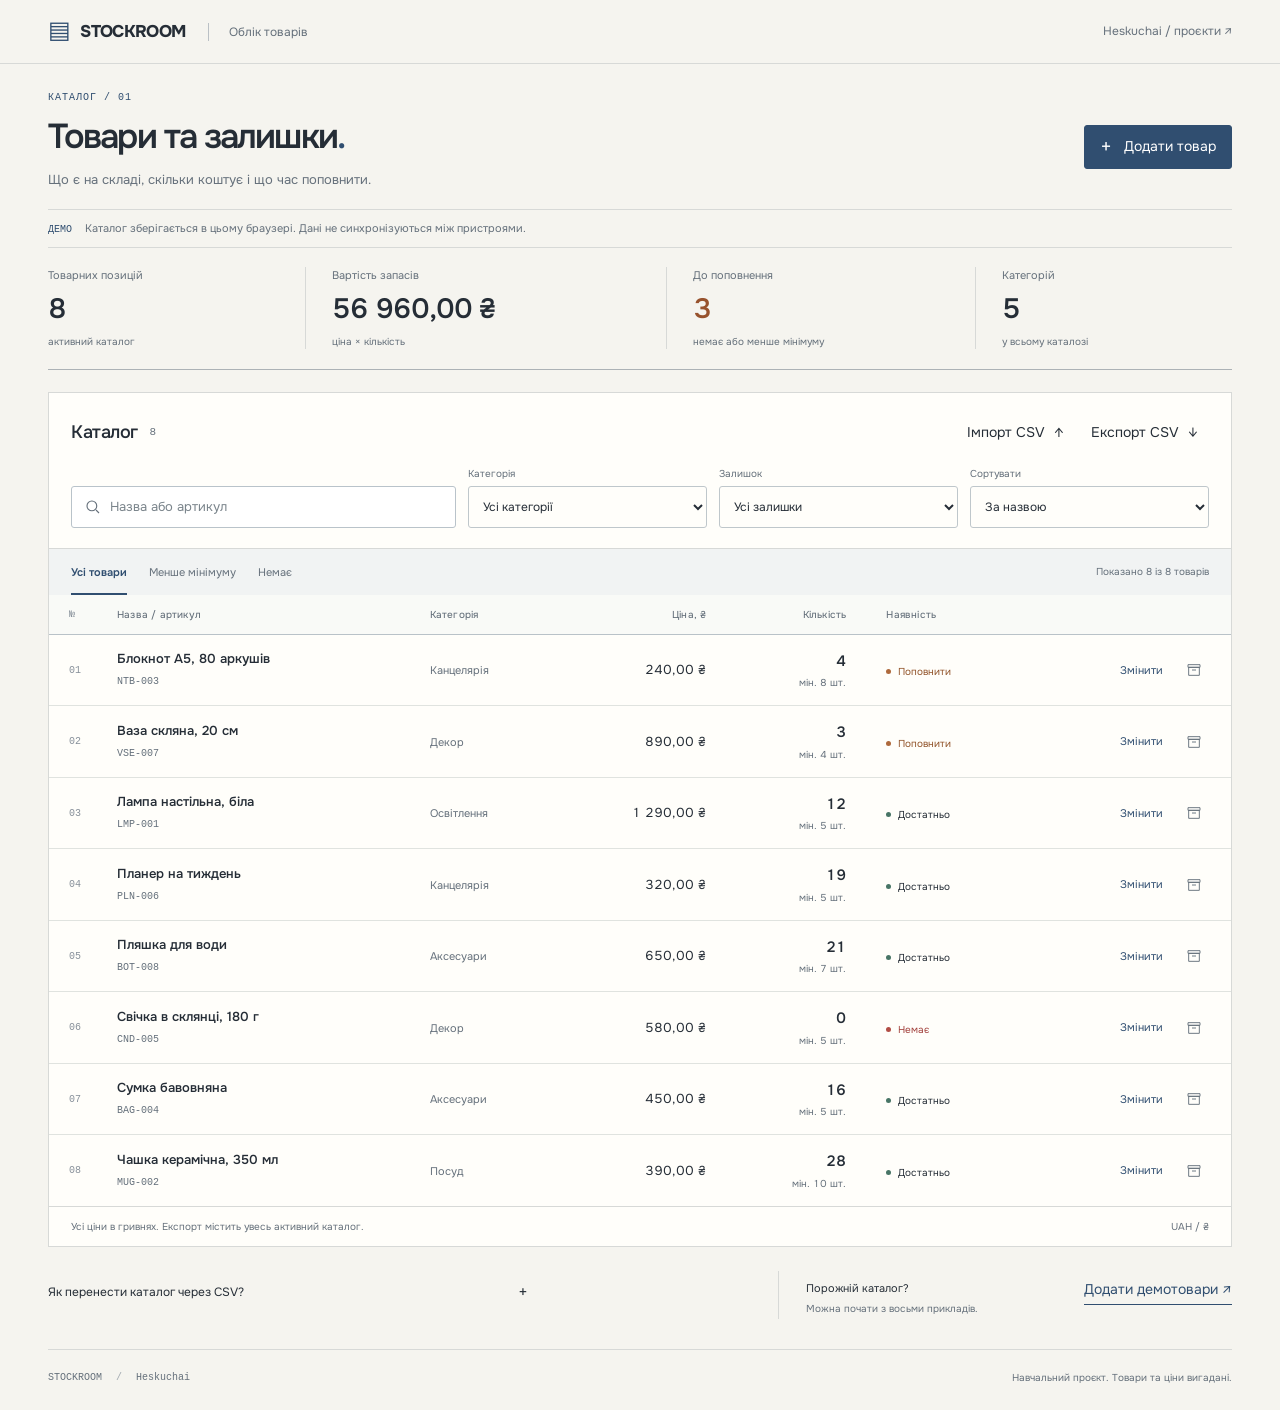
<file: docs/stockroom/index.html>
<!doctype html><html lang="uk"><head><meta charset="UTF-8"><meta name="viewport" content="width=device-width,initial-scale=1"><title>Stockroom - облік товарів · Heskuchai</title><meta name="description" content="Авторський демонстраційний проєкт Heskuchai. WordPress, PHP та JavaScript."><link rel="icon" href="data:,"><link rel="stylesheet" href="assets/style.css?v=1.1.0"><style>body{margin:0}html{scroll-behavior:smooth;scroll-padding-top:25px}@media(prefers-reduced-motion:reduce){html{scroll-behavior:auto}}</style></head><body><div id="stockroom" class="stockroom">
 <a class="sr-skip" href="#sr-main">Перейти до каталогу</a>
 <header class="sr-topbar"><a class="sr-logo" href="#sr-main" aria-label="Stockroom, каталог"><span class="sr-mark" aria-hidden="true">▤</span>STOCKROOM<span class="sr-logo-caption">Облік товарів</span></a><a class="sr-owner" href="https://heskuchai.github.io/heskuchai-web-lab/">Heskuchai / проєкти ↗</a></header>
 <main id="sr-main" class="sr-main">
  <div class="sr-heading"><div><p class="sr-eyebrow">КАТАЛОГ / 01</p><h1>Товари та залишки<span>.</span></h1><p>Що є на складі, скільки коштує і що час поповнити.</p></div><button class="sr-btn sr-primary" id="sr-add"><span aria-hidden="true">+</span> Додати товар</button></div>
  <div class="sr-demo-banner"><span>ДЕМО</span><p id="sr-mode">Каталог зберігається в цьому браузері. Дані не синхронізуються між пристроями.</p></div>
  <section class="sr-stats" aria-label="Показники всього каталогу"><div><span>Товарних позицій</span><strong id="sr-total">0</strong><small>активний каталог</small></div><div><span>Вартість запасів</span><strong id="sr-value">0 ₴</strong><small>ціна × кількість</small></div><div class="sr-attention"><span>До поповнення</span><strong id="sr-low">0</strong><small>немає або менше мінімуму</small></div><div><span>Категорій</span><strong id="sr-categories">0</strong><small>у всьому каталозі</small></div></section>
  <section class="sr-panel" aria-labelledby="sr-catalog-title">
   <div class="sr-panel-top"><div class="sr-list-title"><h2 id="sr-catalog-title">Каталог</h2><span class="sr-count" aria-label="Кількість товарів">0</span></div><div class="sr-file-actions"><button class="sr-btn sr-secondary" id="sr-import">Імпорт CSV <span aria-hidden="true">↑</span></button><input type="file" accept=".csv,text/csv" id="sr-file" hidden><button class="sr-btn sr-secondary" id="sr-export">Експорт CSV <span aria-hidden="true">↓</span></button></div></div>
   <div class="sr-toolbar"><label class="sr-search"><svg viewBox="0 0 24 24" width="18" height="18" aria-hidden="true"><circle cx="10.5" cy="10.5" r="6.5"/><path d="m16 16 4 4"/></svg><input type="search" id="sr-search" placeholder="Назва або артикул" aria-label="Пошук товарів"></label><label class="sr-filter"><span>Категорія</span><select id="sr-category"><option value="">Усі категорії</option></select></label><label class="sr-filter"><span>Залишок</span><select id="sr-status"><option value="">Усі залишки</option><option value="low">Менше мінімуму</option><option value="out">Немає в наявності</option><option value="ok">Достатньо</option></select></label><label class="sr-filter"><span>Сортувати</span><select id="sr-sort"><option value="name">За назвою</option><option value="qty">За кількістю ↑</option><option value="value">За вартістю ↓</option></select></label></div>
   <div class="sr-viewbar"><div class="sr-tabs" role="group" aria-label="Швидкий фільтр залишків"><button type="button" data-stock="" aria-pressed="true">Усі товари</button><button type="button" data-stock="low" aria-pressed="false">Менше мінімуму</button><button type="button" data-stock="out" aria-pressed="false">Немає</button></div><p id="sr-results" aria-live="polite">Завантаження...</p></div>
   <div class="sr-table-scroll" role="region" aria-label="Таблиця товарів, на вузькому екрані гортайте вбік" tabindex="0"><table><caption class="sr-visually-hidden">Активні товари. Кнопки в останній колонці дозволяють редагувати або архівувати позицію.</caption><thead><tr><th scope="col" class="sr-number">№</th><th scope="col">Назва / артикул</th><th scope="col">Категорія</th><th scope="col" class="sr-numeric">Ціна, ₴</th><th scope="col" class="sr-numeric">Кількість</th><th scope="col">Наявність</th><th scope="col"><span class="sr-visually-hidden">Дії</span></th></tr></thead><tbody id="sr-rows"></tbody></table></div>
   <div id="sr-empty" class="sr-empty" hidden><span aria-hidden="true">∅</span><strong id="sr-empty-title">Нічого не знайдено</strong><p id="sr-empty-description">Спробуй інший запит або скинь фільтри.</p><button class="sr-btn" id="sr-clear">Скинути фільтри</button></div>
   <div class="sr-panel-footer"><span>Усі ціни в гривнях. Експорт містить увесь активний каталог.</span><span>UAH / ₴</span></div>
  </section>
  <div class="sr-notes"><details class="sr-csv-help"><summary>Як перенести каталог через CSV? <span aria-hidden="true">+</span></summary><div><p>Найпростіше - експортувати каталог і використати його як зразок. У файлі потрібні заголовки:</p><code>sku,name,category,price,qty,min_qty</code><p>Ціна - з крапкою, кількість - ціле число. Артикул має бути унікальним. Імпорт додає нові товари; максимум 500 рядків і 1 МБ за раз.</p></div></details><div class="sr-seed-note"><p>Порожній каталог?<br><span>Можна почати з восьми прикладів.</span></p><button class="sr-text-button" id="sr-seed">Додати демотовари ↗</button></div></div>
  <footer class="sr-footer"><span>STOCKROOM <span>/</span> Heskuchai</span><span>Навчальний проєкт. Товари та ціни вигадані.</span></footer>
 </main>
 <dialog id="sr-dialog" class="sr-dialog" aria-labelledby="sr-dialog-title"><form id="sr-form"><header><div><p class="sr-eyebrow">КАТАЛОГ</p><h2 id="sr-dialog-title">Новий товар</h2></div><button type="button" class="sr-close" aria-label="Закрити">×</button></header><input type="hidden" name="id"><label>Назва товару<input name="name" maxlength="100" required placeholder="Наприклад, блокнот А5"></label><div class="sr-form-grid"><label>Артикул<input name="sku" maxlength="40" required pattern="[A-Za-z0-9_-]+" placeholder="NOTE-001"><small>Латинські літери, цифри, - та _</small></label><label>Категорія<input name="category" maxlength="50" required placeholder="Канцелярія" list="sr-category-list"><datalist id="sr-category-list"></datalist></label><label>Ціна, ₴<input name="price" type="number" min="0" max="9999999.99" step="0.01" required placeholder="0.00"></label><label>Кількість, шт.<input name="qty" type="number" min="0" max="1000000" step="1" required value="0"></label><label>Мінімальний залишок<input name="min_qty" type="number" min="0" max="1000000" step="1" required value="5"></label></div><p id="sr-form-error" class="sr-error" role="alert"></p><footer><button type="button" class="sr-btn sr-cancel">Скасувати</button><button type="submit" class="sr-btn sr-primary">Зберегти товар</button></footer></form></dialog>
 <dialog id="sr-archive-dialog" class="sr-dialog" aria-labelledby="sr-archive-title"><h2 id="sr-archive-title">Архівувати товар?</h2><p>Товар зникне з каталогу. Його можна буде повернути кнопкою «Скасувати» у повідомленні.</p><footer><button class="sr-btn" id="sr-archive-cancel">Залишити</button><button class="sr-btn sr-primary" id="sr-archive-confirm">Архівувати</button></footer></dialog>
 <div id="sr-toast" class="sr-toast" role="status" hidden><span></span><button hidden>Скасувати</button><button class="sr-toast-close" aria-label="Закрити повідомлення">×</button></div>
</div>
<script src="assets/core.js?v=1.1.0"></script><script src="assets/app.js?v=1.1.0"></script></body></html>
</file>
<file: docs/style.css>
/*
Theme Name: Heskuchai Portfolio
Author: Heskuchai
Description: Особиста сторінка студента ХПІ з робочими вебпроєктами.
Version: 2.0.0
Requires at least: 6.0
Requires PHP: 7.4
License: GNU General Public License v2 or later
License URI: https://www.gnu.org/licenses/gpl-2.0.html
Text Domain: cocoa-portfolio
*/
@font-face{font-family:Onest;src:url('assets/fonts/Onest[wght].ttf') format('truetype');font-weight:100 900;font-display:swap}
:root{--paper:#f4f0e8;--ink:#302a25;--muted:#766c61;--line:#d7cfc2;--accent:#80573e;--white:#fffcf7;--soft:#e9e1d5;font-family:Onest,'Segoe UI',Arial,sans-serif;color:var(--ink);background:var(--paper);font-synthesis:none}*{box-sizing:border-box}html{scroll-behavior:smooth;scroll-padding-top:25px}body{margin:0;font-size:14px;line-height:1.7;-webkit-font-smoothing:antialiased}a{color:inherit;text-decoration:none}button{font:inherit;color:inherit;cursor:pointer}button,a{-webkit-tap-highlight-color:transparent;touch-action:manipulation}a:focus-visible,button:focus-visible,summary:focus-visible{outline:2px solid var(--accent);outline-offset:5px}::selection{background:#d8baa3;color:#302a25}img{display:block;max-width:100%}.wrap{width:min(1220px,calc(100% - 88px));margin-inline:auto}h1,h2,h3,h4,p{margin-top:0}h2,h3,h4{font-weight:550}button{border:0;background:none}.skip{position:fixed;top:-100px;left:20px;padding:13px 20px;background:var(--ink);color:var(--paper);z-index:30}.skip:focus{top:12px}.reading-progress{position:fixed;top:0;left:0;right:0;height:3px;z-index:50;pointer-events:none}.reading-progress span{display:block;height:100%;background:var(--accent);transform-origin:left;transform:scaleX(0)}.header{display:flex;align-items:center;gap:35px;min-height:91px;border-bottom:1px solid var(--line)}.brand{font-size:14px;font-weight:600;letter-spacing:-.3px;white-space:nowrap}.brand span{font-weight:400;color:var(--muted);margin:0 8px}#navigation{display:flex;align-items:center;gap:28px;margin-left:auto;font-size:13px}#navigation sup{font-size:10px;margin-left:3px;color:var(--muted)}#navigation a{padding:10px 0;position:relative}#navigation a:after{content:'';position:absolute;left:0;right:0;bottom:6px;height:1px;background:var(--accent);transform:scaleX(0);transform-origin:left;transition:transform .18s}#navigation a:hover:after,#navigation a[aria-current]:after{transform:scaleX(1)}.header-github{font-size:13px;border-left:1px solid var(--line);padding-left:30px}.menu-toggle{display:none}.hero{padding:38px 0 0}.hero-caption{display:flex;justify-content:space-between;font-size:11px;color:var(--muted);letter-spacing:.5px}.hero h1{font-size:clamp(70px,12.1vw,170px);letter-spacing:-.08em;line-height:.96;font-weight:620;margin:34px 0 39px;overflow-wrap:anywhere}.name-dot{color:var(--accent);letter-spacing:-.1em}.hero-intro{display:grid;grid-template-columns:1.4fr .65fr;gap:120px;align-items:start;max-width:1010px}.hero-intro h2{font-size:31px;line-height:1.25;letter-spacing:-1.1px;margin-bottom:18px;font-weight:500}.hero-intro>div>p{font-size:14px;color:var(--muted);line-height:1.9;max-width:430px;margin:0}.study-note{border-left:1px solid #bca48c;padding-left:25px;padding-top:3px}.note-label{font:11px/1.5 'Courier New',monospace;color:var(--accent);letter-spacing:1.2px}.study-note p{font-size:14px!important;line-height:1.8!important;color:var(--ink)!important;margin:12px 0 17px!important}.study-note a{font-size:13px;border-bottom:1px solid var(--accent);padding-bottom:4px}.work-index{display:grid;grid-template-columns:repeat(5,minmax(0,1fr));gap:26px;margin-top:47px;padding:20px 0;border-top:1px solid var(--line);border-bottom:1px solid var(--line)}.work-index a{display:flex;gap:11px;align-items:center;font-size:13px;white-space:nowrap;transition:color .15s}.work-index span{font:9px 'Courier New',monospace;color:var(--muted)}.work-index b{font-weight:400;margin-left:auto;opacity:.5}.work-index a:hover{color:var(--accent)}.work-section{padding-top:59px}.section-heading{display:flex;align-items:end;justify-content:space-between;gap:35px;padding-bottom:27px}.section-heading h2{font-size:35px;letter-spacing:-1.4px;line-height:1.2;margin:0;display:flex;align-items:flex-start;gap:12px;font-weight:500}.work-count{font:10px/1.4 'Courier New',monospace;letter-spacing:0;color:var(--muted);padding-top:3px}.section-heading>p{font-size:12px;line-height:1.8;color:var(--muted);margin:0;max-width:310px}.work{display:grid;grid-template-columns:.8fr 1.5fr;gap:20px 55px;padding:37px 0 22px;border-top:1px solid var(--ink);scroll-margin-top:35px}.work-copy{padding-top:2px;min-width:0}.work-label{display:flex;gap:17px;font-size:11px;color:var(--muted);margin-bottom:31px;line-height:1.5}.work-label>span:first-child{font-family:'Courier New',monospace}.work h3{font-size:39px;letter-spacing:-1.8px;font-weight:550;line-height:1.1;margin:0 0 19px}.work-question{font-size:15px;letter-spacing:-.3px;line-height:1.55;margin:0 0 13px;max-width:290px}.work-description{font-size:13px;line-height:1.9;color:var(--muted);margin:0 0 22px;max-width:310px}.work-links{display:flex;align-items:center;flex-wrap:wrap;gap:15px;font-size:12px;margin-bottom:18px}.visit-link{display:inline-flex;align-items:center;gap:20px;border-bottom:1px solid var(--ink);padding:7px 0}.visit-link:hover{color:var(--accent);border-color:var(--accent)}.visit-link span{font-size:13px;transition:transform .18s}.visit-link:hover span{transform:translate(2px,-2px)}.code-link{font-size:11px;color:var(--muted);padding:7px 0}.code-link:hover{color:var(--accent)}.work-stack{font:11px/1.9 'Courier New',monospace;color:var(--muted);max-width:300px;margin:0}.work-media{display:flex;position:relative;min-width:0;align-self:start;overflow:hidden;aspect-ratio:1.65;background:var(--soft);padding:24px;align-items:center;justify-content:center}.work-media img{width:100%;height:100%;object-fit:cover;object-position:top;border:1px solid #302a2510;box-shadow:0 10px 18px #302a250b;transition:transform .3s}.work-media:hover img{transform:translateY(-3px)}.work-media.strum{background:#e1e4dd}.work-media.tier{background:#e7e5d8}.work-media.opora{background:#e4dfd1}.work-media.stockroom{background:#e1e0db}.work-media.barber{background:#d7d2ca}.image-open{position:absolute;right:17px;bottom:16px;background:var(--ink);color:var(--paper);font-size:11px;padding:7px 11px;opacity:0;transform:translateY(5px);transition:opacity .2s,transform .2s}.work-media:hover .image-open,.work-media:focus-visible .image-open{opacity:1;transform:translateY(0)}.work-details{grid-column:1/-1;border-top:1px solid var(--line);margin-top:2px}.work-details>summary{display:flex;align-items:center;justify-content:space-between;list-style:none;font-size:12px;color:var(--muted);padding:15px 0 0;cursor:pointer;width:100%}.work-details>summary::-webkit-details-marker{display:none}.work-details>summary:hover{color:var(--ink)}.work-details>summary span{font-size:17px;font-weight:300;transition:transform .2s}.work-details[open]>summary span{transform:rotate(45deg)}.work-detail-columns{display:grid;grid-template-columns:1fr 1fr;gap:55px;padding:25px 0 12px}.work-detail-columns h4{font-size:14px;font-weight:550;margin:0 0 9px}.work-detail-columns p{font-size:14px;line-height:1.9;color:var(--muted);margin:0;max-width:500px}.about-section{display:grid;grid-template-columns:.55fr 1.5fr;gap:65px;padding:78px 0 74px;border-top:1px solid var(--ink);margin-top:36px;scroll-margin-top:25px}.section-kicker{font:11px/1.8 'Courier New',monospace;letter-spacing:.5px;color:var(--accent);padding-top:7px}.about-content h2{font-size:42px;line-height:1.15;font-weight:500;letter-spacing:-1.9px;margin:0 0 34px}.about-columns{display:grid;grid-template-columns:1fr 1fr;gap:40px}.about-columns p{font-size:14px;line-height:1.95;color:var(--muted);margin-bottom:17px}.tool-note{border-left:1px solid var(--line);padding-left:30px}.tool-note h3{font-size:14px;line-height:1.7;margin:0 0 13px;font-weight:550}.process-note summary{cursor:pointer;font-size:12px;color:var(--accent);padding-block:7px}.process-note p{font-size:12px;margin:10px 0 0}.contact-section{display:grid;grid-template-columns:.55fr 1.5fr;gap:65px;border-top:1px solid var(--ink);padding:51px 0 56px;scroll-margin-top:25px}.contact-content>p{font-size:14px;line-height:1.8;color:var(--muted);margin-bottom:26px}.contact-content h2{font-size:clamp(25px,3.7vw,51px);font-weight:500;line-height:1.18;letter-spacing:-2px;margin:0 0 28px}.contact-content h2 a{display:flex;align-items:center;justify-content:space-between;gap:20px;border-bottom:1px solid var(--accent);padding-bottom:16px;transition:color .2s}.contact-content h2 a:hover{color:var(--accent)}.contact-content h2 span{font-size:40px;font-weight:300}.contact-bottom{display:flex;justify-content:space-between;font-size:12px}.contact-bottom>span{color:var(--muted)}.contact-bottom>a:hover{color:var(--accent)}.footer{display:flex;align-items:center;justify-content:space-between;gap:25px;padding:26px 0 31px;border-top:1px solid var(--line);color:var(--muted);font-size:11px}.footer>span:first-child{color:var(--ink)}.footer a:hover{color:var(--accent)}
@media(min-width:1600px){.wrap{max-width:1290px}.hero h1{font-size:180px}.work{gap:20px 85px}.work-media{aspect-ratio:1.7}}
@media(max-width:1060px){.wrap{width:calc(100% - 54px)}.hero h1{font-size:clamp(70px,13vw,140px)}.hero-intro{gap:65px;grid-template-columns:1.3fr .7fr}.hero-intro h2{font-size:29px}.work-index{gap:17px}.work-index a{font-size:12px;gap:7px}.work-index span{font-size:10px}.work{gap:19px 32px;grid-template-columns:1fr 1.45fr}.work h3{font-size:32px;letter-spacing:-1.4px}.work-label{margin-bottom:24px}.work-question{font-size:14px}.work-description{font-size:12px}.work-media{aspect-ratio:1.4;padding:19px}.work-links{gap:11px}.about-section,.contact-section{gap:40px;grid-template-columns:.55fr 1.5fr}.about-content h2{font-size:37px}.about-columns{gap:25px}.tool-note{padding-left:24px}.section-heading h2{font-size:30px}}
@media(max-width:760px){.wrap{width:calc(100% - 36px)}html{scroll-padding-top:20px}.header{min-height:75px;gap:16px;position:relative;flex-wrap:wrap;padding-block:16px}.brand{font-size:13px}.brand span{margin:0 5px}.header-github{font-size:12px;padding-left:14px;margin-left:auto}.menu-toggle{display:flex;flex-direction:column;justify-content:center;gap:5px;width:30px;height:28px;padding:4px;order:3}.menu-toggle span{height:1px;background:var(--ink);width:22px;transition:transform .2s}.menu-toggle[aria-expanded=true] span:first-child{transform:translateY(3px) rotate(45deg)}.menu-toggle[aria-expanded=true] span:last-child{transform:translateY(-3px) rotate(-45deg)}#navigation{display:none;order:4;width:100%;margin:0;gap:27px;border-top:1px solid var(--line);padding-top:9px;font-size:13px}#navigation.is-open{display:flex}.hero{padding-top:27px}.hero-caption{font-size:10px;letter-spacing:0;gap:20px}.hero-caption>span:last-child{text-align:right;max-width:135px;line-height:1.7}.hero h1{font-size:clamp(51px,13.5vw,101px);font-weight:650;letter-spacing:-.075em;margin:31px 0 28px;line-height:1}.hero-intro{grid-template-columns:1fr;gap:22px}.hero-intro h2{font-size:27px;letter-spacing:-.8px;margin-bottom:14px}.hero-intro>div>p{font-size:13px;line-height:1.9;max-width:390px}.study-note{display:grid;grid-template-columns:1fr 1fr;align-items:center;gap:0 15px;padding:15px 0 15px 15px;margin-top:2px}.note-label{grid-column:1;grid-row:1;font-size:10px}.study-note p{font-size:12px!important;line-height:1.8!important;margin:7px 0 0!important;grid-column:1;grid-row:2}.study-note a{grid-column:2;grid-row:1/3;justify-self:end;font-size:12px;align-self:center}.work-index{grid-template-columns:repeat(3,minmax(0,1fr));gap:13px 17px;padding:18px 0;margin-top:24px}.work-index a{font-size:11px;gap:7px}.work-index b{display:none}.work-index span{font-size:10px}.work-section{padding-top:34px}.section-heading{display:block;padding-bottom:21px}.section-heading h2{font-size:28px;letter-spacing:-1px;gap:10px}.section-heading>p{font-size:12px;line-height:1.8;margin-top:12px}.section-heading>p br{display:none}.work{grid-template-columns:1fr;padding:24px 0 17px;gap:21px}.work-copy{display:contents}.work-label{grid-row:1;margin:0;font-size:10px;gap:14px}.work h3{grid-row:2;font-size:36px;letter-spacing:-1.7px;margin:-4px 0 -9px}.work-question{grid-row:3;margin:0;font-size:14px;max-width:none;line-height:1.5}.work-media{grid-row:4;aspect-ratio:1.65;padding:13px;margin-top:-2px}.work-description{grid-row:5;font-size:13px;line-height:1.9;max-width:none;margin:-3px 0 -9px}.work-links{grid-row:6;font-size:13px;gap:23px;margin:0}.code-link{font-size:12px}.work-stack{grid-row:7;font-size:10px;max-width:none;margin:-8px 0 -5px}.work-details{grid-row:8;margin-top:-2px}.work-details>summary{font-size:12px;padding-top:13px}.work-detail-columns{grid-template-columns:1fr;gap:18px;padding:20px 0 8px}.work-detail-columns h4{font-size:13px;margin-bottom:7px}.work-detail-columns p{font-size:13px;line-height:1.9}.image-open{display:none}.about-section{grid-template-columns:1fr;gap:22px;padding:36px 0 37px;margin-top:19px}.section-kicker{font-size:10px;padding:0;letter-spacing:.3px}.about-content h2{font-size:32px;letter-spacing:-1.3px;margin-bottom:25px}.about-columns{grid-template-columns:1fr;gap:13px}.about-columns p{font-size:13px;line-height:1.95;margin-bottom:15px}.tool-note{padding:18px 0 0;border:0;border-top:1px solid var(--line)}.tool-note h3{font-size:13px;margin-bottom:10px}.process-note summary{font-size:12px}.process-note p{font-size:12px}.contact-section{grid-template-columns:1fr;gap:25px;padding:32px 0 35px}.contact-content>p{font-size:13px;line-height:1.85;margin-bottom:22px}.contact-content h2{font-size:clamp(25px,6.6vw,44px);letter-spacing:-1.2px;margin-bottom:21px}.contact-content h2 a{gap:12px;padding-bottom:14px}.contact-content h2 span{font-size:29px}.contact-bottom{font-size:11px}.footer{padding:22px 0 26px;gap:13px;font-size:10px;flex-wrap:wrap}.footer>span:nth-child(2){order:3;width:100%}.footer a{margin-left:auto}}
@media(prefers-reduced-motion:reduce){html{scroll-behavior:auto}*,*:before,*:after{animation:none!important;transition:none!important}}
</file>
<file: docs/barber/assets/style.css>
.brutal{--bb-bg:#ece8df;--bb-ink:#22221f;--bb-orange:#ca6539;background:var(--bb-bg);color:var(--bb-ink);font:13px/1.7 'Segoe UI',Arial,sans-serif;overflow:clip}.brutal *{box-sizing:border-box}.brutal a{color:inherit;text-decoration:none}.brutal button,.brutal input,.brutal select{font:inherit}.brutal button{cursor:pointer}.brutal button:focus-visible,.brutal a:focus-visible,.brutal summary:focus-visible{outline:2px solid #ca6539;outline-offset:5px}.brutal [hidden]{display:none!important}.bb-wrap{width:min(1240px,88%);margin:auto}.bb-demo{display:flex;justify-content:center;align-items:center;gap:25px;background:#272824;color:#c6c3b7;padding:8px 6%;font-size:8px;letter-spacing:1px}.bb-demo span{color:#85867a;letter-spacing:0}.bb-demo a{margin-left:auto;white-space:nowrap}.bb-header{height:103px;display:flex;align-items:center;justify-content:space-between;gap:25px;border-bottom:1px solid #c9c6bb}.bb-logo{font:32px/.9 Impact,'Arial Narrow',sans-serif;letter-spacing:-.5px}.bb-logo span{display:block;font:7px/1.2 'Segoe UI',Arial,sans-serif;letter-spacing:3.3px;margin-top:8px}.bb-header nav{display:flex;gap:30px;font-size:10px}.bb-header nav a{border-bottom:1px solid transparent}.bb-header nav a:hover{border-color:#262723}.bb-book{background:var(--bb-orange);color:#fff7eb;border:1px solid var(--bb-orange);padding:14px 22px;font-size:10px;font-weight:600;letter-spacing:1px;display:inline-flex;align-items:center;justify-content:space-between;gap:35px;transition:background .2s,transform .2s}.bb-book:hover{background:#a74f2b;transform:translateY(-2px)}.bb-book span{font-size:18px;font-weight:400}.bb-header-book{padding:10px 17px;font-size:8px;gap:23px}.bb-menu{display:none}.bb-hero{padding-top:29px}.bb-hero-top{display:flex;justify-content:space-between;font-size:8px;letter-spacing:1.8px;color:#807f70;margin-bottom:20px}.brutal h1,.brutal h2,.brutal h3{font-family:Impact,'Arial Narrow','Segoe UI',sans-serif;font-weight:400;letter-spacing:-1px;line-height:1.04;margin:0}.brutal h1{font-size:clamp(50px,7.6vw,112px);letter-spacing:-3px;margin-bottom:30px;line-height:1.05}.brutal h1>span{color:#8d927f}.bb-hero-grid{display:grid;grid-template-columns:.72fr 1.5fr;gap:50px}.bb-hero-copy{display:flex;flex-direction:column;align-items:start;padding:20px 0}.bb-mark{font-size:58px;line-height:1;margin-bottom:20px}.bb-hero-copy>p{font-size:13px;line-height:1.9;margin:0 0 30px;color:#6e7064}.bb-hero-image{margin:0;position:relative;height:370px;overflow:hidden;background:#77796b}.bb-hero-image img{width:100%;height:100%;object-fit:cover;object-position:center;filter:saturate(.4) brightness(.72)}.bb-hero-image:after{content:'';position:absolute;inset:0;background:linear-gradient(transparent,#171d1a55);pointer-events:none}.bb-hero-image figcaption{position:absolute;bottom:18px;left:22px;color:#eee8d9;font-size:7px;letter-spacing:2px;z-index:1}.bb-photo-label{position:absolute;right:22px;bottom:30px;color:#f2eddd;font:58px/.95 Impact,'Arial Narrow',sans-serif;text-align:right;transform:rotate(-5deg);z-index:1;letter-spacing:-2px}.bb-hero-caption{margin-top:auto;display:flex;flex-direction:column;gap:11px;font-size:7px;letter-spacing:1.3px;padding-top:25px;color:#7c7c6d}.bb-ribbon{margin-top:50px;padding:18px 0;background:#8c917c;display:flex;gap:40px;align-items:center;justify-content:center;white-space:nowrap;overflow:hidden;color:#eae5d8;font-size:22px}.bb-ribbon span{font-size:11px;font-weight:600;letter-spacing:3px}.bb-section{padding-block:95px}.bb-eyebrow{font-size:8px;letter-spacing:2px;font-weight:600;margin:0 0 26px;color:#858475}.brutal h2{font-size:clamp(31px,4vw,54px);line-height:1.12;letter-spacing:-1.3px}.brutal h2>span{color:#89907a}.bb-about{display:grid;grid-template-columns:.5fr 1.5fr;gap:60px}.bb-about-text{display:grid;grid-template-columns:1fr 1fr;gap:40px;margin-top:30px;color:#7b7c6f;font-size:12px}.bb-principles{display:grid;grid-template-columns:repeat(3,1fr);border-top:1px solid #c9c6bb;margin-top:25px;gap:25px;padding-top:25px}.bb-principles span{display:block;font-size:8px;color:#989688;margin-bottom:10px}.bb-principles strong{font-size:9px;letter-spacing:.5px}.bb-principles p{font-size:10px;color:#838376;line-height:1.7;margin:8px 0 0}.bb-services{background:#252923;color:#eae6da}.bb-section-top{display:flex;justify-content:space-between;align-items:end;gap:30px;margin-bottom:35px}.bb-section-top>p{font-size:11px;color:#969d8a;margin:0 0 5px}.bb-services .bb-eyebrow{color:#949c87}.bb-service-list article{display:grid;grid-template-columns:35px 1fr auto 55px;gap:25px;align-items:center;padding:30px 0;border-top:1px solid #474c3f}.bb-service-list article:last-child{border-bottom:1px solid #474c3f}.bb-service-no{font-size:9px;color:#7e8770}.bb-service-list h3{font-size:27px;letter-spacing:-.5px}.bb-service-list p{font-size:11px;color:#9ba18f;margin:8px 0 5px}.bb-service-list article>div>span{font-size:7px;color:#757d68;letter-spacing:1.3px}.bb-service-list strong{font-size:32px;font-weight:400;letter-spacing:-1px}.bb-service-list small{font-size:16px;color:#8c947f}.bb-service-list button{height:44px;width:44px;border:1px solid #59614d;border-radius:50%;background:none;color:#b0b9a0;font-size:23px;transition:background .2s}.bb-service-list button:hover{background:#ca6539;color:white;border-color:#ca6539}.bb-prices-note{font-size:9px;color:#6d7760;margin:22px 0 0}.bb-gallery{display:grid;grid-template-columns:1.4fr 1fr;gap:25px}.bb-gallery figure{height:400px;margin:0;position:relative;overflow:hidden;background:#989b89}.bb-gallery img{width:100%;height:100%;object-fit:cover;filter:saturate(.35) brightness(.8);transition:transform .7s}.bb-gallery figure:hover img{transform:scale(1.04)}.bb-gallery figcaption{position:absolute;bottom:20px;left:22px;font-size:7px;letter-spacing:1.3px;color:#efebde}.bb-manifesto{background:#d2d3c4;padding:30px;position:relative;overflow:hidden}.bb-manifesto>span:first-child{font-size:7px;letter-spacing:2px;color:#7c826e}.bb-manifesto>p{font:clamp(45px,5.5vw,75px)/.99 Impact,'Arial Narrow',sans-serif;letter-spacing:-1.5px;margin:22px 0 0}.bb-manifesto em{font-style:normal;color:#8d957a}.bb-manifesto-star{position:absolute;font-size:100px;right:22px;bottom:8px;color:#b3b69f;transform:rotate(15deg);line-height:1}.bb-photo-note{font-size:9px;color:#939181;margin:16px 0 0}.bb-photo-note a{text-decoration:underline}.bb-faq{padding-top:10px;display:grid;grid-template-columns:.7fr 1.3fr;gap:100px}.bb-faq-list details{border-top:1px solid #c7c6b8}.bb-faq-list details:last-child{border-bottom:1px solid #c7c6b8}.bb-faq-list summary{padding:20px 0;list-style:none;font-size:12px;cursor:pointer;display:flex;align-items:center;justify-content:space-between;gap:20px}.bb-faq-list summary::-webkit-details-marker{display:none}.bb-faq-list summary>span{color:#9c9f8a;font-size:20px;transition:transform .2s}.bb-faq-list details[open] summary>span{transform:rotate(45deg)}.bb-faq-list details>p{font-size:11px;color:#7e806e;margin:0 0 20px;max-width:550px;line-height:1.9}.bb-final{background:#d6d6c8;padding:75px 0;text-align:center}.bb-final h2{font-size:clamp(36px,5vw,69px);line-height:1.15;margin-bottom:30px}.bb-final h2>span{color:#7d856d}.bb-final .bb-eyebrow{margin-bottom:22px}.bb-final .bb-wrap>p:last-child{font-size:7px;letter-spacing:1.5px;color:#92927c;margin-top:20px}.bb-footer{display:flex;align-items:center;justify-content:space-between;gap:25px;padding-block:35px}.bb-footer .bb-logo{font-size:24px}.bb-footer .bb-logo>span{font-size:5px;letter-spacing:2.5px}.bb-footer p{font-size:8px;margin:0 0 5px;color:#96917e}.bb-footer p a{text-decoration:underline}.bb-footer>a:last-child{font-size:8px;color:#7c7d6a;letter-spacing:1px}.bb-dialog{background:#ece8df;color:#292c23;border:1px solid #bcbfac;padding:40px;width:min(550px,92vw);max-height:90vh;box-shadow:0 25px 90px #111b104d}.bb-dialog::backdrop{background:#1b241bd9;backdrop-filter:blur(4px)}.bb-dialog-close{position:absolute;top:15px;right:20px;border:0;background:none;font-size:28px;color:#888a75}.bb-dialog h2{font-size:38px}.bb-dialog .bb-eyebrow{margin-bottom:15px}.bb-book-mode{font-size:11px;color:#8f8d78;line-height:1.7;margin:18px 0 24px}.bb-dialog label{display:flex;flex-direction:column;gap:6px;font-size:10px;margin-bottom:15px}.bb-dialog input,.bb-dialog select{border:1px solid #cbc9b8;padding:11px;background:#f4f0e5;color:#454c38;min-width:0;width:100%;font-size:12px;border-radius:0}.bb-form-row{display:grid;grid-template-columns:1fr 1fr;gap:15px}.bb-dialog form>.bb-book{width:100%}.bb-form-error{font-size:11px;color:#ae5038;min-height:15px}.bb-success-mark{display:block;font-size:45px;color:#6f8064;margin-top:20px}.bb-dialog h3{font-size:30px;margin:8px 0 20px}.bb-dialog #bb-success p{font-size:14px}.bb-dialog #bb-success small{display:block;font-size:10px;color:#8b8e75;margin-bottom:25px}.bb-dialog #bb-success button{width:100%}
@media(max-width:900px){.bb-header nav{gap:18px;font-size:9px}.bb-hero-grid{gap:25px;grid-template-columns:.85fr 1.3fr}.bb-hero-image{height:350px}.bb-hero-copy>p{font-size:11px}.bb-hero-copy .bb-book{font-size:8px;padding:12px 15px;gap:20px}.bb-about{grid-template-columns:.3fr 1.5fr;gap:30px}.bb-about-text{gap:25px}.bb-faq{gap:40px}.bb-manifesto{padding:25px}.bb-manifesto-star{font-size:70px}.bb-gallery figure{height:350px}.bb-service-list h3{font-size:24px}}
@media(max-width:650px){.bb-demo{font-size:6px;padding:7px 6%;gap:10px}.bb-demo span{display:none}.bb-header{height:85px;position:relative}.bb-logo{font-size:28px}.bb-logo>span{font-size:6px;letter-spacing:2.9px}.bb-header-book{display:none}.bb-menu{display:block;background:none;border:1px solid #c9c6bb;padding:5px 12px;font-size:20px}.bb-header nav{display:none;position:absolute;z-index:5;top:84px;left:-6.8%;right:-6.8%;padding:25px 7%;background:#ece8df;border-bottom:1px solid #c9c6bb;flex-direction:column;font-size:12px;gap:20px}.bb-header nav.open{display:flex}.bb-hero{padding-top:22px}.bb-hero-top{font-size:6px;letter-spacing:.5px;margin-bottom:23px}.brutal h1{font-size:clamp(37px,9vw,58px);letter-spacing:-1.4px;margin-bottom:23px}.bb-hero-grid{grid-template-columns:1fr;gap:20px}.bb-hero-copy{padding:0;display:grid;grid-template-columns:40px 1fr;gap:10px 15px}.bb-mark{font-size:40px;margin-top:5px}.bb-hero-copy>p{font-size:12px;margin:0 0 10px}.bb-hero-copy .bb-book{grid-column:1/-1;justify-content:space-between;font-size:10px;padding:14px 18px}.bb-hero-caption{grid-column:1/-1;flex-direction:row;justify-content:space-between;font-size:6px;letter-spacing:.5px;padding-top:10px}.bb-hero-image{height:310px}.bb-photo-label{font-size:50px}.bb-ribbon{margin-top:30px;padding:15px 0;gap:25px}.bb-ribbon span{font-size:9px;letter-spacing:2px}.bb-section{padding-block:60px}.bb-about{display:block}.bb-eyebrow{font-size:7px;margin-bottom:23px}.brutal h2{font-size:33px;letter-spacing:-.8px}.bb-about-text{grid-template-columns:1fr;gap:0;margin-top:25px;font-size:12px}.bb-principles{grid-template-columns:1fr;gap:22px;margin-top:18px}.bb-principles>div{display:grid;grid-template-columns:25px 1fr;gap:0 10px}.bb-principles span{grid-row:1/3;margin:0}.bb-principles strong{font-size:10px}.bb-principles p{margin:5px 0 0;font-size:11px}.bb-section-top{display:block;margin-bottom:30px}.bb-section-top>p{font-size:10px;margin:18px 0 0}.bb-service-list article{grid-template-columns:18px 1fr 30px;gap:12px;padding:25px 0}.bb-service-list article>div{grid-column:2;grid-row:1}.bb-service-list h3{font-size:20px;letter-spacing:-.5px}.bb-service-list p{font-size:9px}.bb-service-list article>strong{grid-column:2;grid-row:2;font-size:26px}.bb-service-list article>button{grid-column:3;grid-row:1/3;width:32px;height:32px;font-size:20px}.bb-service-no{align-self:start;padding-top:3px}.bb-service-list article>div>span{font-size:6px}.bb-gallery{grid-template-columns:1fr;gap:18px}.bb-gallery figure{height:310px}.bb-manifesto{height:300px;padding:25px}.bb-manifesto>p{font-size:60px}.bb-manifesto-star{font-size:110px;right:25px;bottom:20px}.bb-photo-note{font-size:8px}.bb-faq{display:block;padding-top:0}.bb-faq h2{margin-bottom:25px}.bb-faq-list summary{font-size:11px}.bb-final{padding:55px 0}.bb-final h2{font-size:33px;letter-spacing:-.7px}.bb-final .bb-wrap>p:last-child{font-size:6px;letter-spacing:.7px}.bb-footer{flex-wrap:wrap;gap:20px;padding-block:28px}.bb-footer>div{order:3;width:100%}.bb-footer p{font-size:7px}.bb-dialog{padding:35px 24px}.bb-dialog h2{font-size:31px}.bb-form-row{grid-template-columns:1fr}}
@media(prefers-reduced-motion:reduce){.brutal *{scroll-behavior:auto!important;transition:none!important}}
</file>
<file: docs/opora/assets/style.css>
.opora{--o-paper:#f8f6ef;--o-ink:#304338;--o-muted:#83907d;--o-line:#d9dece;--o-red:#bd5948;--o-sage:#a0ad91;--wall-front:#ede2d1;--wall-side:#c8bda8;--wall-line:#c5bba8;background:var(--o-paper);color:var(--o-ink);font:14px/1.8 'Segoe UI',Arial,sans-serif;text-align:left;overflow:clip;position:relative}.opora *{box-sizing:border-box}.opora a{color:inherit;text-decoration:none}.opora button,.opora input,.opora select{font:inherit}.opora button{cursor:pointer;color:inherit}.opora a:focus-visible,.opora button:focus-visible,.opora input:focus-visible,.opora select:focus-visible,.opora summary:focus-visible{outline:2px solid var(--o-red);outline-offset:5px}.opora [hidden]{display:none!important}.opora p,.opora h1,.opora h2,.opora h3,.opora figure{margin-top:0}.opora h1,.opora h2,.opora h3{font-family:Georgia,'Times New Roman',serif;font-weight:400}.opora h1{font-size:clamp(47px,5.5vw,82px);line-height:1.08;letter-spacing:-3.5px;margin-bottom:24px}.opora h1 em,.opora h2 em{color:#8a9b7d;font-weight:400}.opora h2{font-size:clamp(32px,3.5vw,48px);line-height:1.22;letter-spacing:-1.5px;margin-bottom:24px}.o-wrap{width:min(1280px,88%);margin-inline:auto}.o-demo{background:#e9eddf;color:#839176;font-size:8px;letter-spacing:1.4px;padding:7px 6%;display:flex;align-items:center;justify-content:center;gap:9px}.o-demo>span:last-child{font-size:8px;letter-spacing:.4px;margin-left:25px;color:#a1aa96}.o-live-dot{width:4px;height:4px;border-radius:50%;background:#98a58a}.o-header{height:104px;display:flex;align-items:center;justify-content:space-between;border-bottom:1px solid var(--o-line);gap:25px}.o-logo{display:flex;align-items:center;gap:11px;line-height:1}.o-logo>svg{width:26px;height:33px;color:var(--o-red)}.o-logo>span{font:600 31px/1 'Segoe UI',Arial,sans-serif;letter-spacing:-1.8px}.o-logo>span>span{display:block;font:6px/1.3 'Segoe UI',Arial,sans-serif;letter-spacing:2.1px;margin-top:8px}.o-header nav{display:flex;gap:35px;font-size:11px}.o-header nav a{position:relative}.o-header nav a:after,.o-link:after{position:absolute;content:'';width:0;height:1px;bottom:-5px;left:0;background:var(--o-muted);transition:width .3s}.o-header nav a:hover:after,.o-link:hover:after{width:100%}.o-header-link{font-size:11px;border:1px solid #b8c1ad;border-radius:30px;padding:10px 20px;transition:background .3s}.o-header-link>span{padding-left:20px}.o-header-link:hover{background:#e7ebde}.o-menu-toggle{display:none}.o-hero{position:relative;display:grid;grid-template-columns:1fr 1.3fr;gap:0;padding-top:65px}.o-hero-copy{position:relative;z-index:1}.o-eyebrow{font-size:8px;font-weight:500;letter-spacing:1.8px;line-height:1.6;margin-bottom:25px;color:#849177}.o-cross{font-size:19px;color:var(--o-red);vertical-align:middle;margin-right:9px}.o-intro{font-size:13px;color:#7f8a76;line-height:1.95;margin-bottom:28px}.o-hero-actions{display:flex;align-items:center;gap:25px}.o-button{display:inline-flex;align-items:center;justify-content:space-between;gap:30px;border-radius:30px;font-size:11px;padding:14px 23px;border:1px solid transparent;transition:transform .25s,background .25s}.o-button:hover{transform:translateY(-3px)}.o-button-red{background:var(--o-red);color:#fff8ec!important}.o-button-red:hover{background:#a2473a}.o-button>span{font-size:18px;line-height:1}.o-link{position:relative;font-size:10px;display:inline-block}.o-link>span{padding-left:12px}.o-hero-fact{display:flex;align-items:center;gap:13px;margin-top:30px}.o-mini-house{font:34px Georgia,serif;color:#a3ad92;line-height:1}.o-hero-fact>p{font-size:9px;color:#a1a991;line-height:1.7;margin:0}.o-hero-fact strong{color:#7e8b72;font-weight:400}.o-hero-visual{position:relative;align-self:center;margin-top:-45px;margin-left:-15px}.o-scene-label{position:absolute;right:6%;top:5%;font-size:7px;letter-spacing:2px;color:#9aa58a}.o-scene{position:relative}.o-construction-svg{width:100%;height:auto;overflow:visible;display:block}.o-hero-scene{width:120%;margin-left:-6%;pointer-events:none}.o-coordinate{position:absolute;right:-1%;top:37%;font-size:6px;letter-spacing:1.4px;color:#a4ad95;writing-mode:vertical-rl}.o-motion-button{border:0;background:transparent;font-size:8px;color:#929d84;display:flex;align-items:center;gap:8px;padding:5px;position:absolute;right:0;bottom:1%}.o-motion-button>span{border:1px solid #ccd4bf;width:20px;height:20px;border-radius:50%;display:grid;place-items:center;font-size:8px}.o-note-sticker{position:absolute;left:2%;top:29%;font:17px/1.3 Georgia,serif;transform:rotate(-12deg);color:#95a185}.o-note-sticker em{color:#bd7e69}.o-hero-bottom{grid-column:1/-1;display:flex;justify-content:space-between;gap:20px;padding:22px 0 27px;margin-top:35px;border-top:1px solid var(--o-line);font-size:7px;letter-spacing:1.5px;color:#9ba58f}.o-scroll-hint{display:flex;align-items:center;gap:11px}.o-scroll-hint i{width:11px;height:18px;border:1px solid #b6c0a6;border-radius:10px;position:relative}.o-scroll-hint i:after{content:'';position:absolute;left:4px;top:3px;width:1px;height:4px;background:#9aa68a;animation:o-scroll-dot 2s ease infinite}.o-values-strip{border-block:1px solid #e0e5d6;background:#eef0e6;padding:18px 0}.o-values-strip .o-wrap{display:flex;align-items:center;justify-content:space-between;gap:20px;font-size:10px;color:#909c80}.o-values-strip b{font-weight:400;color:#b0b99e;margin-left:24px;font-size:17px;vertical-align:middle}.o-section{padding-block:95px}.o-story{padding-top:100px;padding-bottom:50px}.o-story-grid{display:grid;grid-template-columns:1.15fr .85fr;gap:110px;align-items:start;position:relative}.o-story-sticky{position:sticky;top:35px;padding-bottom:20px}.o-story-sticky h2{font-size:clamp(32px,3.2vw,44px);margin-bottom:17px}.o-story-intro{font-size:11px;color:#9aa48b;line-height:1.85;margin:0}.o-story-scene{margin-top:-15px;width:115%;margin-left:-10%;pointer-events:none}.o-story-scene .o-floating-plan{opacity:0}.o-story-scene .o-construction-svg{max-height:400px;overflow:visible}.o-build-status{display:flex;align-items:center;gap:9px;font-size:8px;letter-spacing:.3px;color:#8d9c7b;margin-top:-2px}.o-status-light{display:inline-block;width:5px;height:5px;border-radius:50%;background:#8fa27b;box-shadow:0 0 0 4px #9cae7d10;flex-shrink:0}#o-stage-percent{margin-left:auto;font:10px Consolas,monospace}.o-story-progress{height:2px;background:#e1e6d8;margin-top:12px}.o-story-progress>div{height:100%;width:0;background:var(--o-red);transition:width .15s linear}.o-stage-shortcuts{display:flex;justify-content:space-between;margin-top:12px}.o-stage-shortcuts button{background:none;border:1px solid transparent;border-radius:50%;height:30px;width:30px;font:9px Consolas,monospace;color:#a3ad95;transition:all .25s}.o-stage-shortcuts button[aria-pressed=true]{border-color:#c3ccb5;color:#526b4e;background:#eef1e7}.o-step{min-height:70vh;position:relative;padding:65px 0 85px;border-top:1px solid var(--o-line);display:flex;flex-direction:column;align-items:flex-start;justify-content:center;opacity:.45;transition:opacity .6s}.o-step.active{opacity:1}.o-step-no{font:32px/1.3 Georgia,serif;color:#8c9b7a;display:block;margin-bottom:25px}.o-step-no i{font:9px Consolas,monospace;color:#b0b99e;margin-left:5px;font-style:normal}.o-step .o-eyebrow{font-size:7px;margin-bottom:18px;letter-spacing:1.3px}.o-step h3{font-size:clamp(27px,2.8vw,39px);line-height:1.2;letter-spacing:-1px;margin-bottom:20px}.o-step>p:not(.o-eyebrow){font-size:12px;color:#8c987f;max-width:330px;line-height:1.95;margin-bottom:23px}.o-step-detail{font-size:9px;color:#9da68f;padding-top:17px;border-top:1px solid #e0e4d7;width:100%}.o-step-detail>span{display:block;font-size:7px;color:#b2b99f;text-transform:uppercase;letter-spacing:1px;margin-bottom:7px}.o-step-drawing{width:100px;height:75px;color:#b5c0a3;display:block;margin-top:25px;transform:rotate(-8deg);align-self:flex-end}.o-step-drawing svg{width:100%;height:100%}.o-layer-stack{width:90px;height:70px;align-self:flex-end;position:relative;margin-top:25px}.o-layer-stack>i{position:absolute;display:block;width:65px;height:34px;transform:rotate(-25deg) skewX(28deg);border:1px solid #c1c8b0;background:#e9ecdd;left:10px;top:0}.o-layer-stack>i:nth-child(2){top:12px;background:#d9dec9}.o-layer-stack>i:nth-child(3){top:24px;background:#bfc9ae}.o-bricks{display:grid;grid-template-columns:repeat(3,24px);gap:3px;transform:skewY(-15deg);align-self:flex-end;margin-top:30px}.o-bricks i{height:12px;border:1px solid #b8a48a;background:#d7c2a4}.o-bricks i:nth-child(2n){background:#c8b192}.o-step>.o-link{margin-top:24px}.o-projects{background:#eef0e6}.o-section-heading{display:flex;align-items:end;justify-content:space-between;gap:30px;margin-bottom:40px}.o-section-heading h2{margin-bottom:0}.o-section-heading>.o-eyebrow{margin-bottom:20px}.o-section-heading>p{font-size:11px;color:#98a288;line-height:1.9;margin-bottom:3px}.o-project-grid{display:grid;grid-template-columns:repeat(3,minmax(0,1fr));gap:25px}.o-project-card{border:0;padding:0;background:transparent;text-align:left;min-width:0}.o-project-picture{position:relative;height:285px;border-radius:5px;overflow:hidden;padding:5px;transition:box-shadow .3s}.o-picture-sand{background:#e5e2d3}.o-picture-green{background:#dce4d4}.o-picture-clay{background:#e8ddd0;--wall-front:#c4b08e;--wall-side:#ab9778;--wall-line:#9b886b}.o-project-picture .o-house-svg{height:100%;width:100%;transition:transform .7s}.o-project-card:hover .o-house-svg{transform:translateY(-6px) scale(1.05)}.o-project-card:hover .o-project-picture{box-shadow:0 15px 30px #3e543d12}.o-project-picture-no{position:absolute;bottom:15px;left:18px;font:7px Consolas,monospace;letter-spacing:1px;color:#9ca78b}.o-project-picture-arrow{position:absolute;top:15px;right:15px;width:29px;height:29px;border:1px solid #b7c0a680;border-radius:50%;display:grid;place-items:center;color:#8b9b7c;font-size:17px;transition:background .3s}.o-project-card:hover .o-project-picture-arrow{background:#354a38;color:#f8f6ed}.o-project-card-top{display:flex;justify-content:space-between;gap:15px;align-items:center;padding-top:19px}.o-project-card-top h3{font-size:26px;letter-spacing:-.5px;margin:0}.o-project-card-top>span{font-size:10px;color:#91a080}.o-project-card>p{font-size:10px;color:#9ba68e;margin:7px 0 13px}.o-project-features{display:flex;gap:10px;flex-wrap:wrap}.o-project-features>span{font-size:7px;border:1px solid #d2dac5;border-radius:15px;padding:3px 8px;color:#9aa78a}.o-project-note{font-size:8px;color:#a5ae95;margin:35px 0 0}.o-materials{display:grid;grid-template-columns:.8fr 1.2fr;gap:100px;align-items:center}.o-material-copy>p:not(.o-eyebrow){font-size:12px;color:#94a085;line-height:1.9}.o-material-options{margin-top:30px}.o-material-options>button{display:flex;align-items:center;gap:15px;padding:14px 13px;background:none;border:1px solid transparent;border-bottom:1px solid #e0e5d6;text-align:left;width:100%;border-radius:5px;transition:background .3s}.o-material-options>button.selected{border-color:#cbd4bd;background:#edf0e4}.o-material-options>button>span:nth-child(2){font-size:11px}.o-material-options small{display:block;font-size:8px;color:#a3ae92;margin-top:3px}.o-material-options i{font-style:normal;margin-left:auto;color:#a1ad90;font-size:18px}.o-swatch{width:39px;height:39px;border-radius:3px;box-shadow:inset 0 0 0 1px #7a886215;flex-shrink:0}.o-swatch-block{background:repeating-linear-gradient(0deg,transparent 0 12px,#bcb9a340 12px 13px),#dfdccd}.o-swatch-brick{background:repeating-linear-gradient(0deg,transparent 0 10px,#efd8bf 10px 12px),repeating-linear-gradient(90deg,transparent 0 20px,#e9cdb4 20px 22px),#bb8267}.o-swatch-timber{background:repeating-linear-gradient(90deg,#c6b08a 0 6px,#9d8966 6px 7px,#beaa84 7px 13px)}.o-material-display{position:relative;border-radius:50% 50% 6px 6px;background:radial-gradient(ellipse at 50% 40%,#e9eddf,transparent 65%);padding-top:25px}.o-material-house .o-house-svg{width:100%;height:auto;max-height:440px}.o-material-house svg path{transition:fill .8s}.o-material-tag{display:flex;align-items:center;gap:10px;padding:15px 0;border-block:1px solid var(--o-line);font-size:9px;color:#8f9f7e}.o-material-tag>span:last-child{margin-left:auto;font-size:7px;letter-spacing:1px;color:#a1ae90}.o-material-display>p{font-size:8px;color:#a3ae94;text-align:center;margin:12px 0 0}.o-calculator{background:#ecefe4}.o-calculator-grid{display:grid;grid-template-columns:1fr .9fr;gap:75px}.o-config{padding:15px 0}.o-config-title{display:flex;justify-content:space-between;align-items:center;margin-bottom:22px}.o-config-title>label{font-size:12px;color:#6d8061}.o-config-title output{font:33px/1 Georgia,serif;color:#526b48}.o-config-title output small{font:11px 'Segoe UI',Arial,sans-serif;color:#9ba88b}.o-config input[type=range]{appearance:none;width:100%;height:3px;background:linear-gradient(to right,#7c9270 var(--range-fill,33.3%),#d8e0cb var(--range-fill,33.3%));cursor:pointer;margin:0 0 10px}.o-config input[type=range]::-webkit-slider-thumb{appearance:none;width:15px;height:15px;border-radius:50%;background:#faf9f1;border:4px solid #7f956f;box-shadow:0 0 0 5px #80976e10}.o-config input[type=range]::-moz-range-thumb{width:8px;height:8px;border-radius:50%;background:#faf9f1;border:4px solid #7f956f}.o-range-labels{display:flex;justify-content:space-between;font-size:8px;color:#a6b296;margin-bottom:30px}.o-config fieldset{border:0;padding:0;margin:0 0 28px;min-width:0}.o-config legend{font-size:11px;margin-bottom:13px;color:#819572}.o-segmented{display:grid;grid-template-columns:1fr 1fr;gap:10px}.o-segmented button{padding:11px 10px;border:1px solid #d4ddc7;border-radius:5px;background:transparent;font-size:10px;color:#96a587}.o-segmented button.selected{background:#dee6d3;border-color:#a4b593;color:#617a54}.o-select-label{font-size:11px;display:block;margin-bottom:13px;color:#819572}.o-config select{width:100%;background:#f5f6ed;border:1px solid #d4ddc7;border-radius:5px;padding:12px;font-size:11px;color:#7b906c;margin-bottom:28px}.o-package-options{display:grid;gap:10px}.o-package-options button{display:flex;align-items:center;justify-content:space-between;gap:20px;text-align:left;padding:14px 16px;background:transparent;border:1px solid #d4ddc7;border-radius:5px;font-size:11px;color:#8fa07f}.o-package-options button small{display:block;font-size:8px;color:#a4b196;margin-top:4px}.o-package-options button.selected{background:#e1e9d6;border-color:#adbd9a;color:#677e59}.o-package-options i{display:block;width:13px;height:13px;border:1px solid #b5c2a4;border-radius:50%;position:relative;flex-shrink:0}.o-package-options .selected i:after{content:'';position:absolute;inset:3px;border-radius:50%;background:#82986e}.o-estimate{background:#f8f8ef;border:1px solid #e0e5d4;border-radius:8px;padding:30px;box-shadow:0 15px 30px #54654005}.o-estimate-top{display:flex;align-items:center;justify-content:space-between;font-size:7px;letter-spacing:1.3px;color:#a2ae91;padding-bottom:20px;border-bottom:1px solid #e1e7d6;margin-bottom:22px}.o-estimate-top>span:last-child{font-size:25px;line-height:1;color:#b6c1a5}.o-price-label{font-size:10px;color:#9bab8c;margin-bottom:8px}.o-price{font:clamp(34px,4vw,53px)/1.2 Georgia,serif;letter-spacing:-1px;color:#536d49;white-space:nowrap;display:flex;gap:12px;align-items:baseline}.o-price small{font:18px 'Segoe UI',Arial,sans-serif;color:#a9b59a}#o-price-description{font-size:9px;color:#a7b497;margin:12px 0 27px}.o-estimate-line{display:flex;justify-content:space-between;align-items:center;gap:15px;font-size:9px;color:#a7b497;margin-bottom:13px}.o-estimate-line strong{font-size:9px;color:#8a9d79;font-weight:500;text-align:right}.o-estimate-chart{display:flex;gap:3px;height:7px;border-radius:4px;overflow:hidden;margin-top:24px}.o-estimate-chart>div{width:var(--part);background:var(--shade);transition:width .6s}.o-chart-labels{display:flex;justify-content:space-between;gap:5px;margin:11px 0 27px;font-size:7px;color:#a9b59a}.o-chart-labels span{display:flex;align-items:center;gap:5px}.o-chart-labels i{width:4px;height:4px;border-radius:50%;background:#9eae9d}.o-chart-labels span:nth-child(2) i{background:#c4cbb8}.o-chart-labels span:nth-child(3) i{background:#dfd8c9}.o-chart-labels span:nth-child(4) i{background:#d68a72}.o-estimate>.o-button{width:100%;font-size:10px}.o-estimate-note{font-size:8px;line-height:1.85;color:#adb69c;margin:17px 0 0}.o-faq{display:grid;grid-template-columns:1fr 1.1fr;gap:100px}.o-faq h2{font-size:39px}.o-faq-star{display:block;font:100px/1 Georgia,serif;color:#c3cbb2;transform:rotate(-12deg);width:min-content;margin:35px 0 0 20px}.o-faq-items details{border-top:1px solid var(--o-line)}.o-faq-items details:last-child{border-bottom:1px solid var(--o-line)}.o-faq-items summary{padding:21px 0;display:flex;justify-content:space-between;align-items:center;gap:15px;cursor:pointer;list-style:none;font-size:11px;color:#839575}.o-faq-items summary::-webkit-details-marker{display:none}.o-faq-items summary>span{font-size:19px;color:#b0bd9d;transition:transform .3s}.o-faq-items details[open] summary>span{transform:rotate(45deg)}.o-faq-items details>p{font-size:11px;color:#9daa8e;line-height:1.95;margin-bottom:22px}.o-final{background:#e6ebda;padding:75px 0;position:relative;overflow:hidden;text-align:center}.o-final .o-wrap{position:relative;z-index:1}.o-final h2{font-size:clamp(35px,4.5vw,62px);margin-bottom:30px}.o-final h2 em{color:#99aa85}.o-final-line{position:absolute;right:-2%;width:180px;height:160px;color:#bdcba7;bottom:-80px;transform:rotate(-12deg);z-index:-1}.o-final-line svg{width:100%;height:100%}.o-footer{display:flex;justify-content:space-between;align-items:center;padding-block:35px;gap:25px}.o-footer .o-logo>span{font-size:25px}.o-footer .o-logo>span>span{font-size:5px;letter-spacing:1.8px}.o-footer p{font-size:8px;color:#a4ae94;margin:0}.o-footer>a:not(.o-logo){font-size:9px;color:#96a387}.o-project-dialog{border:1px solid #d7e0ca;border-radius:10px;background:#f8f6ed;color:#354a38;max-width:920px;width:92vw;padding:0;max-height:90vh;box-shadow:0 30px 100px #1d372a40;overflow:auto}.o-project-dialog[open]{display:grid;grid-template-columns:1fr 1fr}.o-project-dialog::backdrop{background:#243b2dbe;backdrop-filter:blur(5px)}.o-dialog-close{position:absolute;right:16px;top:10px;border:0;background:none;color:#899e79;font-size:26px;z-index:2;padding:5px 10px}.o-dialog-plan{background:#eaf0df;padding:35px 20px;display:flex;align-items:center}.o-dialog-plan svg{width:100%;height:auto}.o-dialog-copy{padding:50px 35px 35px}.o-dialog-copy .o-eyebrow{font-size:7px;margin-bottom:18px}.o-dialog-copy h2{font-size:35px;margin-bottom:18px}.o-dialog-copy>p:not(.o-eyebrow){font-size:11px;color:#95a487;line-height:1.9}.o-dialog-facts{display:flex;gap:15px;padding:20px 0;border-block:1px solid #dfe5d4;margin:25px 0}.o-dialog-facts>div{flex:1}.o-dialog-facts strong{font:24px Georgia,serif;display:block;color:#78906a}.o-dialog-facts span{font-size:7px;color:#a4b195}.o-dialog-copy .o-dialog-note{font-size:8px!important;margin-bottom:25px}.o-dialog-copy>.o-button{width:100%;font-size:10px;padding-inline:17px}.o-toast{position:fixed;bottom:25px;left:50%;transform:translateX(-50%);padding:12px 20px;background:#354d38;border-radius:6px;color:#f5f6e9;font-size:11px;z-index:9999;box-shadow:0 10px 30px #30433820;max-width:90vw}.o-hero-scene .o-hook-load{transform:translateY(-100px);animation:o-hoist 7s ease-in-out infinite}.o-hero-scene .o-cable{transform-origin:427px 105px;transform:scaleY(.36);animation:o-cable 7s ease-in-out infinite}.o-floating-plan{animation:o-float-plan 8s ease-in-out infinite}.o-hero-scene .o-crane{animation:o-crane-arrive 1.2s ease both;transform-origin:80% 90%}.o-extra-floor{display:block}.o-story-scene [data-build-part]{transform-box:fill-box;transition:opacity .45s,transform .55s}.o-motion-paused *{animation-play-state:paused!important}.o-motion-paused .o-story-scene [data-build-part]{transition:none}.o-reveal{opacity:0;transform:translateY(22px);transition:opacity .8s,transform .8s}.o-reveal.visible{opacity:1;transform:none}@keyframes o-hoist{0%,100%{transform:translateY(-110px)}50%{transform:translateY(-70px)}}@keyframes o-cable{0%,100%{transform:scaleY(.3)}50%{transform:scaleY(.55)}}@keyframes o-float-plan{50%{translate:0 -6px}}@keyframes o-scroll-dot{50%{transform:translateY(4px);opacity:.4}}@keyframes o-crane-arrive{from{opacity:0;transform:translateY(25px)}to{opacity:1;transform:none}}
@media(min-width:1600px){.o-hero{padding-top:85px}.o-hero-visual{margin-top:-45px}.o-hero-bottom{margin-top:45px}}
@media(max-width:1100px){.o-hero{grid-template-columns:1fr 1.1fr;padding-top:55px}.opora h1{font-size:62px;letter-spacing:-2.7px}.o-hero-actions{gap:16px}.o-button{padding:13px 19px;gap:20px;font-size:10px}.o-hero-actions .o-link{font-size:9px}.o-hero-visual{margin-top:-20px}.o-story-grid{gap:65px}.o-story-sticky{top:25px}.o-story-scene .o-construction-svg{max-height:330px}.o-values-strip .o-wrap{font-size:8px}.o-values-strip b{margin-left:15px}.o-project-grid{gap:18px}.o-project-picture{height:240px}.o-project-card-top h3{font-size:23px}.o-project-card-top>span{font-size:8px}.o-materials{gap:55px}.o-calculator-grid{gap:45px}.o-estimate{padding:25px}.o-faq{gap:55px}.o-note-sticker{font-size:15px;top:25%}}
@media(max-width:760px){.o-demo{font-size:6px;letter-spacing:1px;padding:7px 6%}.o-demo>span:last-child{display:none}.o-header{height:83px;position:relative}.o-logo>span{font-size:28px}.o-logo>svg{width:23px}.o-logo>span>span{font-size:5px;letter-spacing:1.9px}.o-header-link{display:none}.o-menu-toggle{display:flex;flex-direction:column;gap:6px;padding:12px;border:0;background:transparent}.o-menu-toggle>span{height:1px;width:23px;background:#617956;transition:transform .3s}.o-menu-toggle[aria-expanded=true]>span:first-child{transform:translateY(3.5px) rotate(45deg)}.o-menu-toggle[aria-expanded=true]>span:last-child{transform:translateY(-3.5px) rotate(-45deg)}.o-header nav{display:none;position:absolute;z-index:20;top:82px;left:-6.8%;right:-6.8%;background:#f8f6ef;border-bottom:1px solid var(--o-line);padding:25px 7%;font-size:12px;gap:22px}.o-header nav.open{display:flex;flex-direction:column}.o-hero{grid-template-columns:1fr;padding-top:35px}.o-eyebrow{font-size:7px;letter-spacing:1.4px;margin-bottom:22px}.o-cross{font-size:17px}.opora h1{font-size:clamp(48px,10vw,69px);letter-spacing:-2.4px;margin-bottom:22px}.o-intro{font-size:12px;line-height:1.85;margin-bottom:25px}.o-hero-actions{gap:23px}.o-hero-actions .o-link{font-size:9px}.o-button{font-size:10px;padding:13px 20px}.o-hero-fact{margin-top:22px}.o-hero-fact p{font-size:8px}.o-hero-visual{margin:0;width:100%;padding-top:5px}.o-hero-scene{width:113%;margin-left:-8%}.o-scene-label{font-size:6px;right:0;top:8%}.o-coordinate{font-size:5px;right:0;top:33%}.o-motion-button{font-size:7px;bottom:-3%}.o-note-sticker{font-size:13px;top:28%;left:1%}.o-hero-bottom{font-size:6px;letter-spacing:.6px;gap:15px;margin-top:28px;padding:20px 0}.o-scroll-hint{gap:6px}.o-scroll-hint i{display:none}.o-values-strip{padding:14px 0}.o-values-strip .o-wrap{display:grid;grid-template-columns:1fr 1fr;gap:10px;font-size:8px}.o-values-strip b{display:none}.o-values-strip span:nth-child(2n){text-align:right}.o-section{padding-block:60px}.o-story{padding-top:55px;padding-bottom:25px}.o-story-grid{display:block}.o-story-sticky{position:sticky;top:0;background:#f8f6eff5;z-index:3;padding-top:15px;padding-bottom:15px;backdrop-filter:blur(10px)}.o-story-sticky .o-eyebrow{font-size:6px;margin-bottom:10px}.o-story-sticky h2{font-size:27px;line-height:1.16;margin-bottom:8px}.o-story-intro{display:none}.o-story-scene{width:100%;margin-left:0;margin-top:-20px}.o-story-scene .o-construction-svg{max-height:230px}.o-build-status{margin-top:-18px;font-size:7px}.o-stage-shortcuts{margin-top:8px}.o-stage-shortcuts button{height:25px;width:25px;font-size:8px}.o-story-progress{margin-top:8px}.o-story-steps{position:relative;z-index:1}.o-step{min-height:440px;padding:50px 0 55px;opacity:.55}.o-step h3{font-size:31px}.o-step>p:not(.o-eyebrow){font-size:12px;max-width:none}.o-step-no{font-size:27px;margin-bottom:22px}.o-step-detail{font-size:9px}.o-step-drawing{width:80px;height:55px}.o-section-heading{display:block;margin-bottom:30px}.o-section-heading h2{font-size:34px}.o-section-heading>p{font-size:10px;margin-top:18px}.o-project-grid{grid-template-columns:minmax(0,1fr);gap:35px}.o-project-picture{height:300px;padding:0}.o-project-card-top h3{font-size:29px}.o-project-card-top>span{font-size:11px}.o-project-card>p{font-size:11px}.o-project-features>span{font-size:8px}.o-project-note{font-size:8px}.o-materials{grid-template-columns:1fr;gap:15px}.o-material-copy h2{font-size:36px}.o-material-copy>p:not(.o-eyebrow){font-size:12px}.o-material-options{margin-top:25px}.o-material-house .o-house-svg{max-height:330px}.o-material-display{padding-top:0}.o-material-tag{font-size:8px}.o-material-tag>span:last-child{font-size:6px}.o-calculator-grid{grid-template-columns:1fr;gap:20px}.o-config{padding-top:5px}.o-estimate{padding:25px}.o-price{font-size:44px}.o-estimate-line{font-size:8px}.o-estimate-line strong{font-size:8px}.o-chart-labels{font-size:6px}.o-config fieldset:last-child{margin-bottom:0}.o-faq{grid-template-columns:1fr;gap:20px}.o-faq h2{font-size:34px}.o-faq-star{display:none}.o-faq-items summary{font-size:11px;padding-block:20px}.o-final{padding-block:60px}.o-final h2{font-size:36px}.o-final-line{width:100px;bottom:-75px;right:-3%;opacity:.7}.o-footer{flex-wrap:wrap;gap:25px;padding-block:28px}.o-footer p{font-size:7px;order:4;width:100%;text-align:center}.o-footer>a:not(.o-logo){font-size:8px}.o-footer>a:last-child{display:none}.o-project-dialog[open]{grid-template-columns:1fr}.o-dialog-plan{padding:18px 30px;max-height:340px}.o-dialog-plan svg{height:300px}.o-dialog-copy{padding:25px}.o-dialog-copy h2{font-size:34px}.o-dialog-close{right:8px;top:5px;background:#f8f6efab;border-radius:50%}.o-dialog-facts{margin-block:20px}.o-dialog-copy>.o-button{font-size:10px}.o-toast{font-size:10px;text-align:center;width:85vw}}
@media(max-width:370px){.o-hero-actions{gap:14px}.o-hero-actions .o-link{font-size:8px}.o-button{padding:12px 17px;gap:15px}.o-hero-bottom{font-size:5px}.o-note-sticker{font-size:11px}.o-story-sticky h2{font-size:24px}.o-story-scene .o-construction-svg{max-height:205px}.o-price{font-size:38px}.o-estimate{padding:21px}.o-chart-labels{gap:3px;font-size:6px}.o-project-picture{height:270px}}
@media(prefers-reduced-motion:reduce){.opora *{animation:none!important;transition:none!important;scroll-behavior:auto!important}.o-reveal{opacity:1;transform:none}.o-step{opacity:1}}

@media(prefers-reduced-motion:reduce){.opora.o-user-motion .o-hero-scene .o-hook-load{animation:o-hoist 7s ease-in-out infinite!important}.opora.o-user-motion .o-hero-scene .o-cable{animation:o-cable 7s ease-in-out infinite!important}.opora.o-user-motion .o-floating-plan{animation:o-float-plan 8s ease-in-out infinite!important}.opora.o-user-motion .o-story-scene [data-build-part]{transition:opacity .45s,transform .55s!important}}

.o-intro,.o-step>p:not(.o-eyebrow),.o-section-heading>p,.o-material-copy>p:not(.o-eyebrow),.o-faq-items details>p,.o-project-card>p{color:#6d7d60}.o-project-note,.o-estimate-note,.o-dialog-copy .o-dialog-note{color:#7d8a6b}@media(max-width:370px){.opora h1{font-size:42px}}
</file>
<file: docs/opora/assets/experience.css>
/* OPORA v2: a continuous crane and three distinct architectural models. */
.o-crane-journey{position:relative;isolation:isolate;--tower-right:max(24px,calc((100% - 1380px)/2));--jib-top:20px;--jib-width:560px;--tower-top:120px}.o-crane-journey>.o-section>.o-wrap,.o-crane-journey>.o-wrap,.o-crane-journey>.o-story>.o-wrap,.o-crane-journey>.o-values-strip>.o-wrap,.o-crane-journey>.o-final>.o-wrap{width:min(1160px,calc(100% - 230px));margin-left:max(5%,calc((100% - 1350px)/2));margin-right:0}.o-page-crane{position:absolute;inset:0;z-index:8;pointer-events:none;overflow:clip}.o-page-jib{position:absolute;right:calc(var(--tower-right) - 31px);top:var(--jib-top);width:var(--jib-width);height:auto;overflow:visible}.o-tower-column{position:absolute;top:var(--tower-top);bottom:35px;right:var(--tower-right);width:36px;background:#eab3a31c}.o-tower-column>svg{display:block;width:36px}.o-tower-ruler{position:absolute;top:var(--tower-top);bottom:35px;right:calc(var(--tower-right) - 15px);width:7px;border-left:1px solid #d5a19480;background:repeating-linear-gradient(to bottom,transparent 0 31px,#c48b7980 31px 32px)}.o-rope{position:absolute;width:9px;background:linear-gradient(90deg,#74836d 0 1px,transparent 1px 8px,#74836d 8px 9px);opacity:.85}.o-travelling-load{position:absolute;width:82px;will-change:top;filter:drop-shadow(0 6px 6px #5a4e3515)}.o-travelling-load>svg{width:100%;height:auto;display:block}.o-load-readout{display:block;background:#f8f6efd9;border:1px solid #dbc8b8;border-radius:20px;text-align:center;padding:3px 5px;font:9px Consolas,monospace;color:#9f7160;width:52px;margin:3px auto 0}.o-crane-trolley{position:absolute;height:18px;width:28px;background:#9b4638;border:1px solid #823c34;border-radius:2px}.o-crane-trolley>i{width:5px;height:5px;border-radius:50%;background:#445b47;position:absolute;top:-3px;left:3px}.o-crane-trolley>i:last-child{left:auto;right:3px}.o-tower-foot{position:absolute;bottom:15px;right:calc(var(--tower-right) - 20px);width:77px;height:24px;background:#b7b59f;clip-path:polygon(28% 0,72% 0,100% 65%,70% 100%,0 65%)}.o-tower-foot>span{display:none}.o-hero{grid-template-columns:1fr 1.12fr;padding-top:75px}.o-hero-visual{margin-top:20px;margin-left:-12px}.o-hero-scene{width:114%;margin-left:-7%;position:relative;z-index:1}.o-hero-copy h1{font-size:clamp(45px,5vw,74px)}.o-scene-label{top:2%;right:5%;font-size:6px}.o-coordinate{right:-1%;top:34%}.o-note-sticker{top:7%;left:0;font-size:15px}.o-hero-explore{display:flex;justify-content:center;gap:15px;margin-top:5px;font-size:8px;position:relative;z-index:10}.o-hero-explore button,.o-hero-explore a{border:1px solid #cbd4bd;border-radius:20px;padding:6px 12px;background:#f9f8f0;color:#7c8f6b;font:inherit;white-space:nowrap}.o-hero-explore button:hover,.o-hero-explore a:hover{background:#e8eddc}.o-motion-button{position:static;margin:13px auto 0;font-size:7px}.model-scene-wrap{position:relative;isolation:isolate}.model-scene-wrap>.model-svg{position:relative;z-index:1;width:100%;display:block}.model-sun{position:absolute;width:76%;aspect-ratio:1;left:13%;top:3%;border-radius:50%;background:radial-gradient(circle,#e5ead7 0,#edf0e1 55%,transparent 73%);z-index:0}.model-cloud{position:absolute;width:75px;height:13px;background:#fffdf2b8;border-radius:50%;top:18%;left:19%;animation:o-cloud-drift 13s ease-in-out infinite}.model-cloud:before{content:'';position:absolute;width:30px;height:20px;border-radius:50%;background:inherit;left:20%;bottom:0}.cloud-two{left:65%;top:25%;width:45px;opacity:.6;animation-delay:-6s}.model-coordinate{position:absolute;bottom:3%;left:28%;font:6px Consolas,monospace;color:#9aa78c;letter-spacing:1.5px}.model-structure-lines{display:none}.o-story-grid{grid-template-columns:1.08fr .92fr;gap:70px}.o-story-scene{width:113%;margin-top:0;margin-left:-8%}.o-story-scene .model-svg{max-height:360px}.o-story-scene .model-coordinate{display:none}.o-story-sticky{top:28px}.o-story-sticky h2{font-size:37px}.o-story-intro{font-size:10px}.o-project-picture{height:265px;padding:0}.o-project-picture .model-svg{transform:translateY(-2%)}.o-project-picture.o-picture-clay{--wall-front:#cbb189;--wall-side:#a98e67}.o-project-card-top h3{font-size:24px}.o-project-grid{gap:20px}.o-material-house .model-svg{max-height:430px}
.o-workshop{background:#f0f2e8;border-block:1px solid #e0e6d5}.o-workshop .o-section-heading h2{font-size:43px}.o-lab{display:grid;grid-template-columns:minmax(0,1.2fr) minmax(0,.8fr);border:1px solid #d6dfc8;border-radius:9px;background:#f9f8ef;overflow:hidden;box-shadow:0 18px 50px #4b653b08}.o-lab-visual{padding:22px 24px 20px;min-width:0;background:#edf1e2;display:flex;flex-direction:column;border-right:1px solid #dce3cf}.o-lab-top{display:flex;justify-content:space-between;align-items:center;gap:10px;font:7px Consolas,monospace;letter-spacing:1px;color:#9ba98a}.o-lab-top>button{border:1px solid #cbd6bb;border-radius:20px;background:#f4f5e9;padding:5px 10px;font:9px 'Segoe UI',Arial,sans-serif;color:#7f936d;white-space:nowrap}.o-lab-top>button[aria-pressed=true]{background:#425945;color:#e5e8d2;border-color:#425945}.o-lab-figure{position:relative;isolation:isolate;min-height:360px;display:grid;place-items:center;perspective:700px;margin:18px -5px 10px;transition:background .8s;border-radius:150px 150px 5px 5px;overflow:visible}.o-lab-sky{position:absolute;inset:3% 6% 8%;border-radius:50%;background:radial-gradient(circle,#e0e8d0,transparent 70%);z-index:-1;transition:background .8s}.o-lab-sky>i{position:absolute;left:25%;top:20%;width:3px;height:3px;border-radius:50%;background:#dfe6cd;opacity:0}.o-lab-sky>i:nth-child(2){left:65%;top:13%;width:2px;height:2px}.o-lab-sky>i:nth-child(3){left:82%;top:35%;width:3px;height:3px}.o-lab-model{width:100%;min-width:0}.o-lab-built{transform:rotateY(var(--lab-tilt,0deg));transform-style:preserve-3d;transition:transform .25s}.o-lab-built>.model-svg{width:100%;max-height:400px;overflow:visible;display:block}.o-lab-built [data-build-part]{transform-box:fill-box;transform-origin:center;transition:transform .8s cubic-bezier(.25,.8,.25,1),opacity .5s,filter .5s}.o-lab-figure[data-view=structure] .o-lab-built [data-build-part=roof]{opacity:0}.o-lab-figure[data-view=structure] .o-lab-built [data-build-part=walls]>path{opacity:.16}.o-lab-figure[data-view=structure] .model-structure-lines{display:block}.o-lab-plan{display:none}.o-lab-plan>svg{width:100%;max-height:390px;display:block}.o-lab-figure[data-view=plan] .o-lab-built{display:none}.o-lab-figure[data-view=plan] .o-lab-plan{display:block}.o-lab-pointer-note{text-align:center;font-size:8px;letter-spacing:.5px;color:#a4b28f;position:absolute;bottom:0;left:0;right:0}.o-lab-night{background:#344e42}.o-lab-night .o-lab-sky{background:radial-gradient(circle,#5b7161,transparent 75%)}.o-lab-night .o-lab-sky>i{opacity:1;box-shadow:0 0 8px #dbe6be}.o-lab-night .model-svg path[fill*="-glass"]{fill:#e8bd77;filter:drop-shadow(0 0 4px #edc68755)}.o-lab-night .model-ground{opacity:.55}.o-lab-night .model-trees{opacity:.7}.o-lab-night .o-lab-pointer-note{color:#bac6a9}.o-lab-views{display:flex;gap:7px;justify-content:center;margin-top:auto;padding-top:15px;border-top:1px solid #d7e0c8}.o-lab-views>button{font-size:9px;padding:7px 12px;border:1px solid transparent;border-radius:20px;background:transparent;color:#8b9e77}.o-lab-views>button.selected{background:#f9f9ef;border-color:#c9d5b7;color:#637d51}.o-lab-settings{padding:28px 24px;min-width:0}.o-lab-settings .o-eyebrow{font-size:7px;margin-bottom:15px}.o-lab-models{display:grid;gap:8px;margin-bottom:22px}.o-lab-models>button{display:flex;align-items:center;gap:12px;width:100%;padding:11px 10px;border-radius:5px;border:1px solid #e0e6d5;background:transparent;text-align:left;transition:background .25s}.o-lab-models>button.selected{border-color:#aabd93;background:#eaf0de}.o-lab-models b{font:10px Consolas,monospace;color:#a4b292}.o-lab-models span{font-size:12px;color:#627c52}.o-lab-models small{display:block;font-size:8px;color:#98a986;margin-top:2px}.o-lab-models i{font-style:normal;margin-left:auto;color:#a5b68f}.o-lab-slider-heading{display:flex;justify-content:space-between;align-items:center;font-size:10px;color:#7e966a;margin-bottom:13px}.o-lab-slider-heading output{font:10px Consolas,monospace;color:#a0af8e}.o-lab-settings input[type=range]{accent-color:#859d6e;width:100%;height:3px;cursor:pointer;margin:0;display:block}.o-lab-settings input:disabled{opacity:.3;cursor:default}.o-lab-quick{display:flex;gap:8px;margin:14px 0 20px}.o-lab-quick>button{font-size:9px;border:1px solid #d2ddc3;border-radius:4px;padding:6px 12px;background:#f1f5e7;color:#839b6e;flex:1}.o-lab-quick>button:disabled{opacity:.35;cursor:default}.o-lab-tilt-label{font-size:9px;color:#9aa98a;display:block;margin-bottom:12px}.o-lab-parts{display:flex;gap:5px;flex-wrap:wrap;margin-top:19px}.o-lab-parts>button{font-size:8px;border:1px solid #d7e1c9;border-radius:15px;background:transparent;padding:5px 9px;color:#8d9e7c}.o-lab-parts>button[aria-pressed=true]{background:#c9a384;border-color:#b98b6a;color:#fff9ed}.o-lab-settings #o-lab-detail{font-size:9px;line-height:1.8;color:#8b9a7c;min-height:48px;margin:13px 0 18px}.o-lab-settings>.o-button{width:100%;font-size:9px;padding:12px 17px}.o-part-highlight{filter:drop-shadow(0 0 7px #c96a45aa)!important}.o-crane-controller{position:fixed;bottom:22px;right:max(22px,calc((100vw - 1380px)/2));z-index:90;font-family:'Segoe UI',Arial,sans-serif}.o-crane-control-toggle{display:flex;align-items:center;gap:18px;background:#b75140;border:1px solid #ae4939;color:#fff5e8!important;padding:12px 19px;border-radius:25px;font-size:10px;box-shadow:0 8px 25px #733d2622}.o-crane-control-toggle>span{font-size:17px;line-height:1}.o-crane-control-panel{position:absolute;bottom:57px;right:0;width:290px;padding:20px;background:#faf7ec;border:1px solid #dfcbb5;border-radius:10px;box-shadow:0 18px 65px #3d37252b;max-height:calc(100vh - 110px);overflow:auto;color:#637653}.o-crane-panel-title{display:flex;justify-content:space-between;align-items:center;gap:15px;font:8px Consolas,monospace;letter-spacing:.5px;color:#b49878}.o-crane-panel-title>button{border:0;background:transparent;font:23px Georgia,serif;color:#a58a6d;line-height:1;padding:0 4px}.o-crane-control-panel>p{font-size:12px;color:#7c8869;margin:16px 0}.o-crane-control-panel>p>small{font-size:9px;color:#a4ac95}.o-cargo-types{display:flex;gap:5px;margin-bottom:15px}.o-cargo-types>button{border:1px solid #d8dfc9;background:transparent;border-radius:20px;padding:5px 10px;color:#93a17f;font-size:9px;flex:1}.o-cargo-types>button.selected{background:#dfbba0;color:#704b34;border-color:#c99d7b}.o-crane-move{display:flex;gap:8px;margin-bottom:15px}.o-crane-move>button{height:36px;flex:1;background:#edf0e2;border:1px solid #d8e0c9;border-radius:5px;color:#8ba075;font-size:18px}.o-crane-move>button:hover{background:#dfe8d0}.o-crane-control-panel>button{display:block;width:100%;font-size:9px;border:1px solid #d6e0c7;border-radius:5px;padding:9px 8px;margin-top:7px;background:#f4f6ea;color:#8c9d78}.o-crane-control-panel>button[aria-pressed=false]{background:#f0ded0;border-color:#ddc5af;color:#a27b59}.o-crane-telemetry{display:flex;gap:25px;border-top:1px solid #e3e7d7;margin-top:17px;padding-top:14px;font-size:8px;color:#a0ad8b}.o-crane-telemetry strong{display:block;font:20px Georgia,serif;color:#8b9c75;margin-top:5px}.o-cargo-changed{animation:o-cargo-sway .6s ease both}.o-dialog-plan>div{width:100%}.o-dialog-plan svg{max-height:400px}.o-footer{padding-bottom:80px}@keyframes o-cloud-drift{50%{transform:translateX(18px)}}@keyframes o-cargo-sway{0%,100%{rotate:0deg}25%{rotate:-5deg}70%{rotate:3deg}}
@media(max-width:1150px){.o-crane-journey>.o-section>.o-wrap,.o-crane-journey>.o-wrap,.o-crane-journey>.o-story>.o-wrap,.o-crane-journey>.o-values-strip>.o-wrap,.o-crane-journey>.o-final>.o-wrap{width:calc(100% - 195px);margin-left:5%}.o-crane-journey{--tower-right:25px}.o-hero{grid-template-columns:1fr 1fr;gap:5px}.o-hero-copy h1{font-size:54px;letter-spacing:-2.5px}.o-hero-actions{flex-wrap:wrap;gap:15px}.o-hero-visual{margin-top:50px}.o-hero-scene{width:120%;margin-left:-10%}.o-hero-explore{gap:6px;font-size:7px}.o-hero-explore button,.o-hero-explore a{padding:6px 8px}.o-note-sticker{font-size:13px}.o-story-grid{gap:45px}.o-story-sticky h2{font-size:32px}.o-story-scene .model-svg{max-height:300px}.o-project-grid{gap:15px}.o-project-picture{height:220px}.o-project-card-top h3{font-size:20px}.o-project-card>p{font-size:9px}.o-project-features{gap:5px}.o-project-features>span{font-size:6px}.o-lab{grid-template-columns:minmax(0,1.1fr) minmax(0,.9fr)}.o-lab-visual{padding:18px 16px}.o-lab-settings{padding:24px 18px}.o-lab-figure{min-height:300px}.o-lab-views>button{font-size:8px;padding:6px 8px}.o-lab-top{font-size:6px}.o-workshop .o-section-heading h2{font-size:36px}.o-materials{gap:40px}.o-calculator-grid{gap:30px}.o-price{font-size:37px}.o-estimate{padding:23px}.o-header nav{gap:23px;font-size:10px}}
@media(max-width:900px) and (min-width:761px){.o-lab{grid-template-columns:1fr}.o-lab-visual{border-right:0;border-bottom:1px solid #dce3cf}.o-lab-figure{min-height:350px}.o-lab-settings{display:block}.o-lab-models{grid-template-columns:repeat(3,minmax(0,1fr))}.o-lab-models>button{display:block;padding:12px 8px}.o-lab-models b{display:block;margin-bottom:5px}.o-lab-models small{font-size:7px}.o-lab-models i{display:none}.o-lab-models span{font-size:10px}.o-calculator-grid{grid-template-columns:1fr}.o-hero-copy h1{font-size:48px}.o-hero-explore{flex-direction:column;align-items:center}.o-project-grid{grid-template-columns:1fr}.o-project-picture{height:330px}.o-project-card-top h3{font-size:29px}.o-project-card-top>span{font-size:11px}.o-project-card>p{font-size:11px}.o-project-features>span{font-size:8px}}
@media(max-width:760px){.o-crane-journey{--tower-right:16px;--jib-width:320px;--jib-top:490px;--tower-top:552px}.o-crane-journey>.o-section>.o-wrap,.o-crane-journey>.o-wrap,.o-crane-journey>.o-story>.o-wrap,.o-crane-journey>.o-values-strip>.o-wrap,.o-crane-journey>.o-final>.o-wrap{width:calc(100% - 88px);margin-left:6%;margin-right:0}.o-tower-column{width:18px}.o-tower-column>svg{width:36px;transform:scaleX(.5);transform-origin:left}.o-page-jib{right:calc(var(--tower-right) - 15px)}.o-tower-ruler{right:calc(var(--tower-right) - 8px);width:4px}.o-tower-foot{right:calc(var(--tower-right) - 12px);width:44px;height:18px}.o-rope{width:5px;background:linear-gradient(90deg,#74836d 0 1px,transparent 1px 4px,#74836d 4px 5px)}.o-travelling-load{width:44px}.o-crane-trolley{width:18px;height:12px}.o-load-readout{width:39px;font-size:7px;padding:3px}.o-hero{display:block;padding-top:35px}.o-hero-copy h1{font-size:clamp(39px,9.3vw,56px);letter-spacing:-1.8px}.o-intro{font-size:11px}.o-hero-actions{gap:15px}.o-hero-actions>.o-link{font-size:8px}.o-hero-actions>.o-button{font-size:9px;padding:12px 15px}.o-hero-visual{margin:45px 0 0;padding-top:20px}.o-hero-scene{width:120%;margin-left:-10%}.o-scene-label{top:3%;right:0;font-size:5px}.o-note-sticker{top:1%;font-size:12px}.o-coordinate{display:none}.o-hero-explore{flex-direction:row;gap:5px;font-size:7px;margin:0 -4px}.o-hero-explore>button,.o-hero-explore>a{padding:6px 8px}.o-motion-button{font-size:6px;margin-top:10px}.o-hero-bottom{margin-top:22px;font-size:5px;flex-wrap:wrap;gap:8px}.o-hero-bottom>span:first-child{font-size:5px}.o-values-strip .o-wrap{grid-template-columns:1fr;gap:7px;font-size:8px}.o-values-strip span:nth-child(2n){text-align:left}.o-story-grid{display:block}.o-story-sticky{top:0;padding-top:13px;padding-bottom:12px}.o-story-sticky h2{font-size:25px}.o-story-scene{width:106%;margin-left:-3%;margin-top:-7px}.o-story-scene .model-svg{max-height:205px}.o-story-intro{display:none}.o-build-status{margin-top:0;font-size:6px}.o-stage-shortcuts{margin-top:7px}.o-step h3{font-size:27px}.o-step>p:not(.o-eyebrow){font-size:11px}.o-section-heading h2,.o-workshop .o-section-heading h2{font-size:30px}.o-section-heading>p{font-size:10px}.o-project-grid{grid-template-columns:1fr;gap:30px}.o-project-picture{height:240px;padding:0}.o-project-card-top h3{font-size:25px}.o-project-card-top>span{font-size:10px}.o-project-card>p{font-size:10px}.o-project-features>span{font-size:7px}.o-project-note{font-size:7px}.o-lab{grid-template-columns:minmax(0,1fr)}.o-lab-visual{padding:14px 10px;border-right:0;border-bottom:1px solid #dce3cf}.o-lab-top{font-size:5px;letter-spacing:.5px;gap:5px}.o-lab-top>button{font-size:7px;padding:5px 7px}.o-lab-figure{min-height:245px;margin-top:30px}.o-lab-built>.model-svg{max-height:275px}.o-lab-plan>svg{max-height:275px}.o-lab-pointer-note{font-size:6px}.o-lab-views{gap:1px;padding-top:13px}.o-lab-views>button{font-size:7px;padding:7px 8px}.o-lab-settings{padding:20px 16px}.o-lab-models span{font-size:11px}.o-lab-models small{font-size:7px}.o-lab-models>button{padding:10px 8px;gap:8px}.o-lab-settings #o-lab-detail{font-size:9px}.o-lab-parts>button{font-size:7px;padding:5px 7px}.o-lab-settings>.o-button{font-size:8px;padding:12px}.o-materials{display:block}.o-material-copy h2{font-size:31px}.o-material-copy>p:not(.o-eyebrow){font-size:11px}.o-material-display{margin-top:20px}.o-material-options>button{gap:10px;padding:12px 8px}.o-material-options>button>span:nth-child(2){font-size:10px}.o-material-options small{font-size:7px}.o-swatch{width:32px;height:32px}.o-material-tag{font-size:7px;gap:7px}.o-material-tag>span:last-child{display:none}.o-material-house .model-svg{max-height:300px}.o-estimate{padding:20px 17px}.o-price{font-size:34px;gap:7px}.o-price small{font-size:14px}.o-estimate-line{font-size:7px;gap:10px}.o-estimate-line strong{font-size:7px}.o-chart-labels{flex-wrap:wrap;justify-content:flex-start;gap:6px 12px;font-size:6px}.o-config-title output{font-size:29px}.o-config-title>label{font-size:11px}.o-segmented button{font-size:9px}.o-package-options button{font-size:10px}.o-package-options button small{font-size:7px}.o-estimate>.o-button{font-size:9px;padding:12px}.o-estimate-note{font-size:7px}.o-faq{display:block}.o-faq h2{font-size:30px}.o-faq-items summary{font-size:10px}.o-faq-items details>p{font-size:10px}.o-final h2{font-size:29px}.o-crane-controller{right:14px;bottom:15px}.o-crane-control-toggle{font-size:9px;padding:11px 15px;gap:15px}.o-crane-control-panel{width:min(290px,calc(100vw - 28px));bottom:53px}.o-footer{padding-bottom:85px}.o-dialog-plan{padding:18px 12px}.o-dialog-plan svg{height:280px}.o-dialog-copy{padding:23px}.o-dialog-copy h2{font-size:29px}}
@media(max-width:370px){.o-hero-copy h1{font-size:37px}.o-hero-explore{flex-direction:column;align-items:center;gap:7px}.o-hero-visual{margin-top:35px}.o-crane-journey{--jib-top:515px;--tower-top:578px}.o-lab-views>button{font-size:6px}.o-lab-models small{font-size:6px}.o-project-card-top h3{font-size:22px}.o-price{font-size:30px}}
@media(prefers-reduced-motion:reduce){.o-lab-built [data-build-part],.o-lab-built,.o-lab-figure,.o-lab-sky{transition:none}.model-cloud,.o-cargo-changed{animation:none}.opora.o-user-motion .model-cloud{animation:o-cloud-drift 13s ease-in-out infinite!important}.opora.o-user-motion .o-lab-built [data-build-part]{transition:transform .8s,opacity .5s,filter .5s!important}}

.o-lab-built{transform:rotateY(var(--lab-tilt,0deg)) scale(var(--lab-scale,1)) translateY(var(--lift-padding,0px))}.o-lab-play{display:block;width:100%;margin-top:20px;padding:9px 12px;background:#e5edd9;border:1px solid #c8d7b5;border-radius:5px;font-size:10px;color:#6e8b5a}.o-lab-play[aria-pressed=true]{background:#b95944;color:#fff7e8;border-color:#ac4f3d}.o-lab-playing .o-lab-built [data-build-part]{transition:none!important}.o-lab-playing .o-lab-built{transition:none!important}

/* Scroll updates use compositor transforms; layout is measured on resize only. */
html.opora-smooth-active{scroll-behavior:auto!important}
.o-rope{top:0;left:0;height:1px!important;transform-origin:50% 0;will-change:transform}
.o-travelling-load,.o-crane-trolley{top:0;left:0;will-change:transform}
.o-travelling-load{transition:none!important}
.o-story-scene [data-build-part]{transition:none!important;will-change:transform,opacity}
.o-story-progress>div{width:100%!important;transform:scaleX(0);transform-origin:left center;transition:none!important}
.o-smooth-toggle{display:block;margin:4px auto 0;padding:5px 8px;background:transparent;border:0;font-size:7px;color:#8e9f7b}
.o-smooth-toggle[aria-pressed=false]{color:#aa9e86}
.o-smooth-toggle:disabled{cursor:default}
</file>
<file: docs/stockroom/assets/style.css>
@font-face{font-family:StockroomOnest;src:url('fonts/Onest[wght].ttf') format('truetype');font-weight:100 900;font-display:swap}
.stockroom{--sr-bg:#f5f4ef;--sr-paper:#fffefa;--sr-ink:#252d36;--sr-muted:#65707b;--sr-line:#d7d9d7;--sr-blue:#304e70;--sr-blue-soft:#e7edf3;--sr-orange:#97522d;min-height:100vh;background:var(--sr-bg);color:var(--sr-ink);font:14px/1.5 StockroomOnest,'Segoe UI',sans-serif;text-align:left;letter-spacing:normal}
.stockroom *{box-sizing:border-box}.stockroom [hidden]{display:none!important}.stockroom a{color:inherit;text-decoration:none}.stockroom button,.stockroom input,.stockroom select{font:inherit}.stockroom button{cursor:pointer}.stockroom button:disabled{opacity:.55;cursor:wait}.stockroom :is(a,button,input,select,summary,[tabindex]):focus-visible{outline:2px solid var(--sr-blue);outline-offset:4px}.stockroom ::selection{background:#d3dfeb}.stockroom :is(h1,h2,p){margin-top:0}.sr-skip{position:fixed;top:-100px;left:20px;z-index:100;padding:12px;background:var(--sr-blue);color:white!important}.sr-skip:focus{top:10px}
.sr-topbar{max-width:1440px;margin:auto;min-height:64px;display:flex;align-items:center;justify-content:space-between;gap:24px;padding:0 48px;border-bottom:1px solid var(--sr-line)}.sr-logo{display:flex;align-items:center;font-size:17px;font-weight:750;letter-spacing:-.65px;gap:10px}.sr-mark{font:24px/1 monospace;color:var(--sr-blue)}.sr-logo-caption{font-size:12px;font-weight:400;color:var(--sr-muted);letter-spacing:0;border-left:1px solid #bac0c5;margin-left:12px;padding-left:20px}.sr-owner{font-size:12px;color:var(--sr-muted)!important;border-bottom:1px solid transparent}.sr-owner:hover{border-color:var(--sr-muted)}.sr-main{max-width:1440px;padding:26px 48px 0;margin:auto}.sr-heading{display:flex;align-items:center;justify-content:space-between;gap:28px;margin-bottom:20px}.sr-eyebrow{font:10px/1.5 'Courier New',monospace;letter-spacing:1px;color:var(--sr-blue);margin:0 0 12px}.sr-heading h1{font-size:clamp(29px,2.7vw,37px);font-weight:580;line-height:1.15;letter-spacing:-1.9px;margin:0 0 13px}.sr-heading h1>span{color:var(--sr-blue)}.sr-heading p:last-child{font-size:13px;color:var(--sr-muted);margin:0}.sr-btn{border:1px solid #bcc5ca;border-radius:3px;background:var(--sr-paper);color:var(--sr-ink);padding:10px 15px;font-size:12px;font-weight:500;display:inline-flex;align-items:center;justify-content:center;gap:12px;min-height:40px;white-space:nowrap;transition:background .15s,border-color .15s}.sr-btn:hover{background:#e8ecee;border-color:#8b9aaa}.sr-primary{background:var(--sr-blue);border-color:var(--sr-blue);color:white}.sr-primary:hover{background:#233b56;border-color:#233b56}.sr-primary>span{font-size:22px;line-height:1;font-weight:300}.sr-heading>.sr-btn{margin-top:14px}.sr-secondary{background:transparent;border-color:transparent;padding-inline:10px;font-size:12px;gap:9px}.sr-secondary:hover{background:var(--sr-blue-soft);border-color:transparent}.sr-demo-banner{display:flex;align-items:baseline;gap:13px;font-size:11px;border-block:1px solid var(--sr-line);padding:10px 0;color:var(--sr-muted)}.sr-demo-banner>span{font:10px/1.5 'Courier New',monospace;color:var(--sr-blue);flex-shrink:0}.sr-demo-banner p{margin:0}.sr-stats{display:grid;grid-template-columns:1fr 1.4fr 1.2fr 1fr;padding:19px 0 20px;margin:0 0 22px;border-bottom:1px solid #acb2b6;gap:0}.sr-stats>div{padding:0 26px;border-left:1px solid var(--sr-line);min-width:0}.sr-stats>div:first-child{padding-left:0;border:0}.sr-stats>div:last-child{padding-right:0}.sr-stats>div>span{font-size:11px;color:var(--sr-muted);display:block;margin-bottom:6px}.sr-stats strong{font-size:28px;line-height:1.4;font-weight:550;letter-spacing:-1px;display:block;font-variant-numeric:tabular-nums;overflow-wrap:anywhere}.sr-stats small{font-size:10px;color:var(--sr-muted);display:block;margin-top:5px}.sr-stats .sr-attention strong{color:var(--sr-orange)}
.sr-panel{border:1px solid var(--sr-line);background:var(--sr-paper)}.sr-panel-top{display:flex;align-items:center;justify-content:space-between;padding:18px 22px 12px;gap:20px}.sr-list-title{display:flex;align-items:center;gap:12px}.sr-list-title h2{font-size:18px;font-weight:550;letter-spacing:-.5px;margin:0}.sr-count{font:11px/1.5 'Courier New',monospace;color:var(--sr-muted)}.sr-file-actions{display:flex;align-items:center;gap:5px}.sr-toolbar{display:flex;align-items:end;padding:0 22px 20px;gap:12px}.sr-search{flex:1.5;min-width:160px;display:flex;align-items:center;gap:8px;border:1px solid #b9c3ca;background:#fff;min-height:42px;padding:0 12px;border-radius:3px}.sr-search:focus-within{border-color:var(--sr-blue);box-shadow:0 0 0 1px var(--sr-blue)}.sr-search svg{fill:none;stroke:var(--sr-muted);stroke-width:1.5;flex-shrink:0}.sr-search input{width:100%;min-width:0;padding:10px 0;background:none;border:0;font-size:13px;color:var(--sr-ink)}.sr-search input:focus-visible{outline:none}.sr-search input::placeholder{color:#7a848b;opacity:1}.sr-filter{flex:1;min-width:0}.sr-filter>span{display:block;font-size:10px;margin-bottom:5px;color:var(--sr-muted)}.sr-filter select{width:100%;height:42px;padding:0 26px 0 10px;background:var(--sr-paper);border:1px solid #bfc7cb;border-radius:3px;color:var(--sr-ink);font-size:12px}.sr-viewbar{display:flex;align-items:center;justify-content:space-between;gap:18px;padding:0 22px;border-top:1px solid var(--sr-line);background:#f1f3f3;min-height:47px}.sr-tabs{display:flex;align-self:stretch;gap:22px}.sr-tabs button{border:0;border-bottom:2px solid transparent;background:none;padding:13px 0 11px;font-size:11px;white-space:nowrap;color:var(--sr-muted)}.sr-tabs button:hover{color:var(--sr-ink)}.sr-tabs button[aria-pressed=true]{border-bottom-color:var(--sr-blue);color:var(--sr-blue);font-weight:600}.sr-viewbar>p{font-size:10px;color:var(--sr-muted);margin:0;white-space:nowrap}
.sr-table-scroll{position:relative;overflow-x:auto;overscroll-behavior-inline:contain}.stockroom table{border-collapse:collapse;width:100%;margin:0;font-size:13px;white-space:nowrap}.stockroom th{font-size:10px;letter-spacing:.2px;color:var(--sr-muted);font-weight:450;text-align:left;padding:12px 20px;border-bottom:1px solid #b9c2c8;background:#f9faf7}.stockroom td{padding:15px 20px;border-bottom:1px solid #e0e3df;vertical-align:middle;transition:background .12s}.stockroom tbody tr:last-child td{border-bottom:0}.stockroom tbody tr:hover td{background:#edf1f4}.stockroom td.sr-number,.stockroom th.sr-number{width:48px;padding-right:0;color:#87909a;font:10px/1.5 'Courier New',monospace}.sr-product-name{font-weight:550;line-height:1.45;display:block;max-width:270px;min-width:170px;white-space:normal;overflow-wrap:anywhere}.sr-sku{font:10px/1.6 'Courier New',monospace;color:var(--sr-muted);display:block;margin-top:5px}.sr-category-tag{color:var(--sr-muted);font-size:11px}.stockroom .sr-numeric{text-align:right;font-variant-numeric:tabular-nums}.sr-numeric strong{font-size:15px;font-weight:550}.sr-minimum{display:block;font-size:10px;color:var(--sr-muted);margin-top:3px}.sr-stock-status{font-size:10px;display:inline-flex;align-items:center;gap:7px;white-space:nowrap}.sr-stock-status:before{content:'';display:block;width:5px;height:5px;border-radius:50%;background:#487566}.sr-stock-status.low{color:#915329}.sr-stock-status.low:before{background:#ae693c}.sr-stock-status.out{color:#a2403c}.sr-stock-status.out:before{background:#b24d45}.sr-row-actions{display:flex;gap:5px;align-items:center;justify-content:flex-end}.sr-row-actions button{border:1px solid transparent;border-radius:3px;background:none;color:var(--sr-blue);font-size:11px;padding:7px 8px;min-height:34px;display:flex;align-items:center;justify-content:center}.sr-row-actions button:hover{border-color:#b4c2ce;background:#fff}.sr-row-actions button[data-archive]{color:var(--sr-muted)}.sr-row-actions svg{width:16px;height:16px;stroke:currentColor;fill:none;stroke-width:1.4}.sr-panel-footer{display:flex;justify-content:space-between;gap:20px;padding:12px 22px;border-top:1px solid var(--sr-line);font-size:10px;color:var(--sr-muted)}.sr-empty{text-align:center;padding:48px 20px}.sr-empty>span{font:35px/1 'Courier New',monospace;color:#7d8d9e;display:block;margin-bottom:20px}.sr-empty strong{display:block;font-size:18px;font-weight:500;margin-bottom:10px}.sr-empty p{font-size:12px;color:var(--sr-muted);margin-bottom:20px}.sr-empty .sr-btn{font-size:11px}
.sr-notes{display:grid;grid-template-columns:1.5fr 1fr;gap:50px;padding:24px 0 30px}.sr-csv-help summary{cursor:pointer;list-style:none;display:flex;align-items:center;justify-content:space-between;gap:20px;font-size:12px;max-width:480px;padding:8px 0}.sr-csv-help summary::-webkit-details-marker{display:none}.sr-csv-help summary span{font-size:18px;font-weight:300}.sr-csv-help[open] summary span{transform:rotate(45deg)}.sr-csv-help>div{font-size:11px;color:var(--sr-muted);padding-top:10px;max-width:530px}.sr-csv-help p{margin-bottom:12px;line-height:1.8}.sr-csv-help code{font:11px/1.8 'Courier New',monospace;color:var(--sr-blue);background:#e7ecf0;padding:5px 7px;display:block;overflow-wrap:anywhere;margin:0 0 12px}.sr-seed-note{display:flex;align-items:start;justify-content:space-between;gap:20px;border-left:1px solid var(--sr-line);padding:8px 0 0 27px}.sr-seed-note p{font-size:11px;line-height:1.8;margin:0}.sr-seed-note p>span{font-size:10px;color:var(--sr-muted)}.sr-text-button{font-size:11px;background:none;border:0;border-bottom:1px solid var(--sr-blue);color:var(--sr-blue);padding:0 0 4px;white-space:nowrap}.sr-text-button:hover{border-bottom-color:transparent}.sr-footer{display:flex;align-items:center;justify-content:space-between;gap:20px;padding:20px 0 25px;border-top:1px solid var(--sr-line);font-size:10px;color:var(--sr-muted)}.sr-footer>span:first-child{font:10px/1.5 'Courier New',monospace}.sr-footer>span:first-child>span{margin-inline:8px;color:#a1a8b0}
.sr-dialog{width:min(540px,calc(100% - 30px));max-height:92dvh;border:1px solid #adb8c2;border-radius:5px;padding:28px;color:var(--sr-ink);background:var(--sr-paper);box-shadow:0 25px 90px #17243325;font-family:StockroomOnest,'Segoe UI',sans-serif}.sr-dialog::backdrop{background:#1f2f4266}.sr-dialog header{display:flex;justify-content:space-between;gap:20px;align-items:start;margin-bottom:25px}.sr-dialog h2{font-size:25px;line-height:1.3;font-weight:550;letter-spacing:-.7px;margin:0 0 17px}.sr-dialog header h2{margin:0}.sr-dialog .sr-eyebrow{font-size:10px;margin-bottom:8px}.sr-close{background:none;border:0;font-size:26px;padding:0 5px;color:var(--sr-muted)}.sr-dialog label{display:flex;flex-direction:column;gap:7px;margin-bottom:18px;font-size:12px;font-weight:500}.sr-dialog input{border:1px solid #bcc5cb;border-radius:3px;background:white;color:var(--sr-ink);width:100%;min-height:42px;padding:10px 12px;font-size:14px}.sr-dialog small{font-size:10px;color:var(--sr-muted);font-weight:400}.sr-form-grid{display:grid;grid-template-columns:1fr 1fr;gap:0 18px}.sr-dialog footer{display:flex;justify-content:flex-end;gap:10px;border-top:1px solid var(--sr-line);padding-top:20px;margin-top:18px}.sr-dialog>p{font-size:13px;line-height:1.8;color:var(--sr-muted)}.sr-error{font-size:12px;color:#a2403c;min-height:15px;margin-bottom:0}.sr-toast{position:fixed;bottom:24px;right:24px;max-width:min(520px,calc(100% - 32px));border:1px solid #667c93;border-radius:4px;padding:14px 17px;background:#263e57;color:#fff;box-shadow:0 10px 30px #1b314225;z-index:99999;display:flex;align-items:center;gap:18px;font-size:13px}.sr-toast button{background:none;border:0;color:#fff;text-decoration:underline;font:inherit;cursor:pointer;padding:3px}.sr-toast .sr-toast-close{text-decoration:none;font-size:21px;line-height:1}.sr-visually-hidden{position:absolute;width:1px;height:1px;overflow:hidden;clip-path:inset(50%);white-space:nowrap}
@media(min-width:1600px){.sr-main{padding-top:46px}.sr-heading{margin-bottom:33px}.stockroom td{padding-block:18px}}
@media(max-width:1100px){.sr-topbar{padding-inline:28px}.sr-main{padding:30px 28px 0}.sr-toolbar{flex-wrap:wrap;gap:12px}.sr-search{flex-basis:100%}.sr-filter{flex:1}.sr-stats>div{padding-inline:18px}.sr-stats strong{font-size:25px}.stockroom td,.stockroom th{padding-inline:14px}.sr-notes{gap:24px;grid-template-columns:1.2fr 1fr}.sr-seed-note{display:block;padding-left:20px}.sr-seed-note p{margin-bottom:12px}.sr-logo-caption{font-size:11px}}
@media(max-width:650px){.sr-topbar{min-height:72px;padding:0 18px;gap:15px}.sr-logo{font-size:15px;gap:7px}.sr-mark{font-size:21px}.sr-logo-caption{display:none}.sr-owner{font-size:10px}.sr-main{padding:27px 16px 0}.sr-heading{align-items:start;flex-direction:column;gap:19px;margin-bottom:22px}.sr-heading h1{font-size:33px;letter-spacing:-1.4px;max-width:300px;line-height:1.13}.sr-heading .sr-eyebrow{font-size:10px}.sr-heading p:last-child{font-size:12px;max-width:285px;line-height:1.8}.sr-heading>.sr-btn{margin:0;min-height:43px;font-size:12px;padding-inline:16px}.sr-demo-banner{font-size:10px;align-items:start;gap:10px;padding-block:12px}.sr-demo-banner>span{font-size:9px;margin-top:1px}.sr-demo-banner p{line-height:1.8}.sr-stats{grid-template-columns:1fr 1fr;padding:19px 0 0;margin-bottom:23px;gap:18px 0}.sr-stats>div{padding:0 0 16px 18px;border:0}.sr-stats>div:nth-child(odd){padding-left:0}.sr-stats>div:nth-child(even){border-left:1px solid var(--sr-line)}.sr-stats>div>span{font-size:10px;margin-bottom:5px}.sr-stats strong{font-size:24px;letter-spacing:-.8px;line-height:1.35}.sr-stats small{font-size:9px;max-width:145px;line-height:1.6}.sr-panel{margin-inline:-1px}.sr-panel-top{padding:14px 14px 8px;gap:8px;flex-wrap:wrap}.sr-list-title{gap:8px}.sr-list-title h2{font-size:16px}.sr-file-actions{gap:0;margin-left:auto}.sr-secondary{font-size:10px;min-height:38px;padding:8px 7px;gap:6px}.sr-toolbar{padding:0 14px 16px;gap:11px 8px}.sr-search{min-width:0;flex-basis:100%}.sr-search input{font-size:16px}.sr-filter{flex-basis:calc(50% - 4px)}.sr-filter:last-child{flex-basis:100%}.sr-filter>span{font-size:10px;margin-bottom:4px}.sr-filter select{font-size:12px;height:40px}.sr-viewbar{display:block;padding:0 14px}.sr-tabs{gap:20px}.sr-tabs button{font-size:10px;min-height:43px;padding:12px 0 10px}.sr-viewbar>p{font-size:10px;padding:10px 0;border-top:1px solid var(--sr-line)}.stockroom table{min-width:850px}.stockroom td,.stockroom th{padding-inline:14px}.stockroom th{font-size:10px}.stockroom td{padding-block:14px;font-size:12px}.sr-product-name{min-width:190px}.sr-table-scroll:focus-visible{outline-offset:-2px}.sr-panel-footer{padding:11px 14px;font-size:9px;gap:18px;line-height:1.8}.sr-panel-footer>span:first-child{max-width:235px}.sr-panel-footer>span:last-child{white-space:nowrap}.sr-notes{grid-template-columns:1fr;gap:18px;padding:20px 0 24px}.sr-csv-help summary{font-size:11px;gap:15px}.sr-seed-note{border-left:0;border-top:1px solid var(--sr-line);padding:18px 0 0;display:flex;gap:12px}.sr-seed-note p{font-size:10px;margin:0}.sr-seed-note p>span{font-size:9px;max-width:160px;display:inline-block}.sr-text-button{font-size:10px;margin-top:3px}.sr-footer{display:block;font-size:9px;padding-top:18px}.sr-footer>span{display:block}.sr-footer>span:first-child{margin-bottom:9px}.sr-dialog{padding:22px}.sr-dialog input{font-size:16px}.sr-form-grid{grid-template-columns:1fr}.sr-dialog footer{position:sticky;bottom:-22px;background:var(--sr-paper);padding-bottom:15px}.sr-toast{right:16px;bottom:16px;font-size:12px;gap:13px}}
@media(prefers-reduced-motion:reduce){.stockroom *{scroll-behavior:auto!important;transition:none!important;animation:none!important}}
</file>
